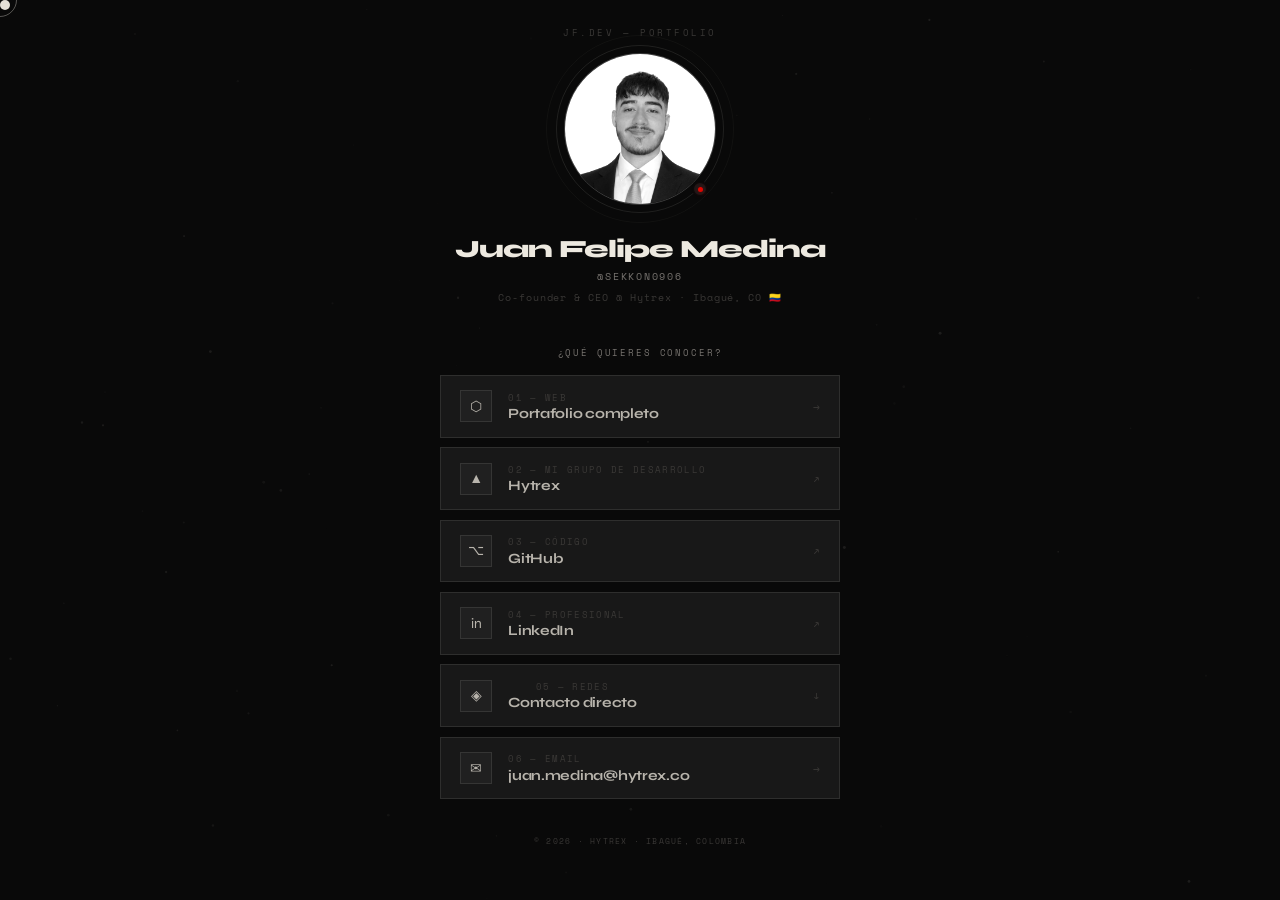
<file: index.html>
<!DOCTYPE html>
<html lang="es">
<head>
  <meta charset="UTF-8" />
  <meta name="viewport" content="width=device-width, initial-scale=1.0" />
  <meta name="author" content="Juan Felipe Medina Orjuela" />
  <meta property="og:type" content="website" />
  <meta property="og:title" content="Juan Felipe Medina — Full-Stack Developer &amp; Co-founder de Hytrex" />
  <meta property="og:description" content="Juan Felipe Medina — desarrollador full-stack y cofundador de Hytrex. Portafolio, proyectos en producción y contacto." />
  <meta property="og:url" content="https://portafoliojmo.vercel.app/" />
  <meta property="og:image" content="https://portafoliojmo.vercel.app/assets/fotoCV.jpg" />
  <meta name="twitter:card" content="summary_large_image" />
  <link rel="canonical" href="https://portafoliojmo.vercel.app/" />
  <link rel="icon" href="data:image/svg+xml,%3Csvg xmlns='http://www.w3.org/2000/svg' viewBox='0 0 32 32'%3E%3Crect width='32' height='32' fill='%23090909'/%3E%3Cpath d='M6 7h5v13a5 5 0 0 1-5 5v-4a1 1 0 0 0 1-1z' fill='%23ede9e0'/%3E%3Crect x='14' y='7' width='12' height='4' fill='%23E10600'/%3E%3Crect x='14' y='14' width='9' height='4' fill='%23E10600'/%3E%3C/svg%3E" />
  <title>Juan Felipe Medina — ¿Qué quieres conocer?</title>
  <meta name="description" content="Juan Felipe Medina — desarrollador full-stack y cofundador de Hytrex. Portafolio, proyectos en producción y contacto." />
  <link rel="preconnect" href="https://fonts.googleapis.com" />
  <link rel="preconnect" href="https://fonts.gstatic.com" crossorigin />
  <link href="https://fonts.googleapis.com/css2?family=Space+Mono:ital,wght@0,400;0,700;1,400&family=Syne:wght@400;600;700;800&display=swap" rel="stylesheet" />
  <style>
    :root {
      --bg:      #090909;
      --bg2:     #101010;
      --bg3:     #181818;
      --bg4:     #202020;
      --white:   #ede9e0;
      --white2:  #b8b4ac;
      --gray:    #787470;
      --dgray:   #3a3836;
      --border:  rgba(237,233,224,0.10);
      --border2: rgba(237,233,224,0.22);
      --glow:    0 0 36px rgba(237,233,224,0.07);
      --mono:    'Space Mono', monospace;
      --sans:    'Syne', sans-serif;
    }

    *, *::before, *::after { margin: 0; padding: 0; box-sizing: border-box; }
    html, body {
      min-height: 100%;
      background: var(--bg);
      color: var(--white);
      font-family: var(--sans);
      overflow-x: hidden;
      overflow-y: auto;
      cursor: none;
    }

    /* Cursor personalizado sólo con puntero real */
    @media (hover: none), (pointer: coarse) {
      html, body, a, button { cursor: auto !important; }
      .cursor, .cursor-ring { display: none !important; }
    }
    @media (prefers-reduced-motion: reduce) {
      *, *::before, *::after {
        animation-duration: .01ms !important;
        animation-iteration-count: 1 !important;
        transition-duration: .01ms !important;
      }
      .btn-card, .photo-wrap, .name, .handle, .tagline, .question, .sig, .page-label { opacity: 1 !important; }
    }
    a:focus-visible, button:focus-visible { outline: 2px solid #ff3b32; outline-offset: 3px; }

    /* ---- Cursor ---- */
    .cursor {
      width: 10px; height: 10px;
      background: var(--white); border-radius: 50%;
      position: fixed; pointer-events: none; z-index: 9999;
      transition: transform 0.1s;
      mix-blend-mode: difference;
    }
    .cursor-ring {
      width: 34px; height: 34px;
      border: 1px solid rgba(237,233,224,0.35);
      border-radius: 50%;
      position: fixed; pointer-events: none; z-index: 9998;
      transition: all 0.15s ease;
    }

    /* ---- Canvas ---- */
    #canvas {
      position: fixed; inset: 0;
      z-index: 0; opacity: 0.22;
      pointer-events: none;
    }

    /* ---- Layout ---- */
    .page {
      position: relative; z-index: 1;
      min-height: 100vh;
      display: flex;
      flex-direction: column;
      align-items: center;
      justify-content: center;
      padding: 2rem 1.5rem;
    }

    /* ---- Top label ---- */
    .page-label {
      position: fixed;
      top: 1.6rem; left: 50%;
      transform: translateX(-50%);
      font-family: var(--mono);
      font-size: 0.56rem;
      color: var(--dgray);
      letter-spacing: 0.28em;
      text-transform: uppercase;
      z-index: 10;
      opacity: 0;
      animation: fadeIn 0.8s 0.1s forwards;
    }

    /* ---- Card ---- */
    .card {
      width: 100%;
      max-width: 400px;
      display: flex;
      flex-direction: column;
      align-items: center;
    }

    .photo-wrap {
      position: relative;
      margin-bottom: 1.8rem;
      opacity: 0;
      animation: fadeUp 0.7s 0.2s forwards;
    }
    .photo-ring-outer {
      position: absolute;
      inset: -18px; border-radius: 50%;
      border: 1px solid rgba(237,233,224,0.04);
      pointer-events: none;
    }
    .photo-ring-inner {
      position: absolute;
      inset: -8px; border-radius: 50%;
      border: 1px solid var(--border);
      pointer-events: none;
    }
    .photo {
      width: 152px; height: 152px;
      object-fit: cover; object-position: top;
      border-radius: 50%;
      display: block;
      filter: grayscale(100%) contrast(1.12);
      border: 1px solid var(--border2);
      transition: filter 0.5s;
    }
    .photo:hover { filter: grayscale(40%) contrast(1.05); }
    .online-dot {
      position: absolute;
      bottom: 8px; right: 8px;
      width: 16px; height: 16px;
      background: var(--bg3);
      border-radius: 50%;
      border: 2px solid var(--bg);
      display: flex; align-items: center; justify-content: center;
    }
    .online-dot::after {
      content: '';
      width: 5px; height: 5px;
      border-radius: 50%;
      background: #E10600;
      box-shadow: 0 0 6px rgba(225,6,0,.6);
      animation: pulse 2s infinite;
    }

    /* Identity */
    .name {
      font-size: 1.55rem; font-weight: 800;
      letter-spacing: -0.04em;
      text-align: center;
      margin-bottom: 0.3rem;
      opacity: 0; animation: fadeUp 0.7s 0.32s forwards;
    }
    .handle {
      font-family: var(--mono);
      font-size: 0.6rem; color: var(--gray);
      letter-spacing: 0.18em; text-transform: uppercase;
      text-align: center;
      margin-bottom: 0.45rem;
      opacity: 0; animation: fadeUp 0.7s 0.42s forwards;
    }
    .tagline {
      display: flex; align-items: center; gap: 0.6rem;
      font-family: var(--mono);
      font-size: 0.6rem; color: var(--dgray);
      letter-spacing: 0.1em;
      text-align: center;
      margin-bottom: 2.6rem;
      opacity: 0; animation: fadeUp 0.7s 0.5s forwards;
    }
    .tagline::before, .tagline::after {
      content: ''; flex: 1; height: 1px;
      background: var(--border);
    }

    /* Pregunta */
    .question {
      font-family: var(--mono);
      font-size: 0.58rem; color: var(--gray);
      letter-spacing: 0.2em; text-transform: uppercase;
      text-align: center;
      margin-bottom: 1rem;
      opacity: 0; animation: fadeUp 0.6s 0.56s forwards;
    }

    /* Buttons */
    .buttons {
      width: 100%;
      display: flex;
      flex-direction: column;
      gap: 0.6rem;
    }

    .btn-card {
      width: 100%;
      display: flex; align-items: center; gap: 1rem;
      padding: 0.9rem 1.2rem;
      background: var(--bg3);
      border: 1px solid var(--border);
      color: var(--white2);
      text-decoration: none;
      cursor: none;
      transition: all 0.28s;
      position: relative; overflow: hidden;
      opacity: 0;
    }
    .btn-card:nth-child(1) { animation: fadeUp 0.6s 0.62s forwards; }
    .btn-card:nth-child(2) { animation: fadeUp 0.6s 0.71s forwards; }
    .btn-card:nth-child(3) { animation: fadeUp 0.6s 0.80s forwards; }
    .btn-card:nth-child(4) { animation: fadeUp 0.6s 0.89s forwards; }
    .btn-card:nth-child(5) { animation: fadeUp 0.6s 0.98s forwards; }
    .btn-card:nth-child(6) { animation: fadeUp 0.6s 1.07s forwards; }

    .btn-card::before {
      content: '';
      position: absolute; left: 0; top: 0; bottom: 0;
      width: 2px; background: #E10600;
      transform: scaleY(0); transform-origin: bottom;
      transition: transform 0.3s;
    }
    .btn-card:hover::before { transform: scaleY(1); }
    .btn-card:hover {
      border-color: rgba(225,6,0,0.28);
      color: var(--white);
      box-shadow: 0 0 28px rgba(225,6,0,0.10);
      transform: translateX(4px);
    }

    .btn-icon {
      width: 32px; height: 32px;
      background: var(--bg4);
      border: 1px solid var(--border);
      display: flex; align-items: center; justify-content: center;
      font-size: 0.88rem; flex-shrink: 0;
      transition: border-color 0.28s;
    }
    .btn-card:hover .btn-icon { border-color: var(--border2); }

    .btn-text { display: flex; flex-direction: column; gap: 0.08rem; }
    .btn-sub {
      font-family: var(--mono);
      font-size: 0.56rem; color: var(--dgray);
      letter-spacing: 0.15em; text-transform: uppercase;
    }
    .btn-label { font-size: 0.88rem; font-weight: 700; letter-spacing: -0.02em; }

    .btn-arrow {
      margin-left: auto;
      font-family: var(--mono);
      font-size: 0.7rem; color: var(--dgray);
      transition: color 0.28s, transform 0.28s;
    }
    .btn-card:hover .btn-arrow { color: var(--white2); transform: translateX(3px); }

    /* Sig */
    .sig {
      margin-top: 2.2rem;
      font-family: var(--mono);
      font-size: 0.52rem; color: var(--dgray);
      letter-spacing: 0.15em; text-transform: uppercase;
      opacity: 0; animation: fadeIn 1s 1s forwards;
    }

    /* Modal contacto */
    .modal-overlay {
      position: fixed; inset: 0;
      background: rgba(9,9,9,0.9);
      backdrop-filter: blur(14px);
      z-index: 200;
      display: flex;
      align-items: flex-end;
      justify-content: center;
      padding: 0 1rem 1.5rem;
      opacity: 0; pointer-events: none;
      transition: opacity 0.32s;
    }
    .modal-overlay.open { opacity: 1; pointer-events: all; }

    .modal-panel {
      width: 100%; max-width: 400px;
      background: var(--bg2);
      border: 1px solid var(--border2);
      padding: 1.8rem 1.4rem 1.4rem;
      transform: translateY(36px);
      transition: transform 0.36s cubic-bezier(0.4,0,0.2,1);
      clip-path: polygon(0 0,calc(100% - 12px) 0,100% 12px,100% 100%,12px 100%,0 calc(100% - 12px));
    }
    .modal-overlay.open .modal-panel { transform: translateY(0); }

    .modal-header {
      display: flex; align-items: center; justify-content: space-between;
      margin-bottom: 1.3rem;
    }
    .modal-title {
      font-family: var(--mono); font-size: 0.6rem;
      color: var(--gray); letter-spacing: 0.2em; text-transform: uppercase;
    }
    .modal-close {
      background: none; border: 1px solid var(--border);
      color: var(--gray);
      width: 28px; height: 28px;
      display: flex; align-items: center; justify-content: center;
      font-size: 1rem; cursor: none;
      transition: all 0.2s;
    }
    .modal-close:hover { border-color: var(--border2); color: var(--white); }

    .modal-links { display: flex; flex-direction: column; gap: 0.55rem; }

    .modal-link {
      display: flex; align-items: center; gap: 0.85rem;
      padding: 0.7rem 0.95rem;
      background: var(--bg3); border: 1px solid var(--border);
      text-decoration: none; cursor: none;
      transition: all 0.25s;
    }
    .modal-link:hover {
      border-color: rgba(225,6,0,0.28);
      transform: translateX(4px);
      box-shadow: 0 0 24px rgba(225,6,0,0.10);
    }
    .modal-icon {
      width: 28px; height: 28px;
      background: var(--bg4); border: 1px solid var(--border);
      display: flex; align-items: center; justify-content: center;
      font-size: 0.78rem; flex-shrink: 0;
    }
    .modal-info { display: flex; flex-direction: column; gap: 0.06rem; }
    .modal-platform {
      font-family: var(--mono); font-size: 0.52rem;
      color: var(--dgray); letter-spacing: 0.15em; text-transform: uppercase;
    }
    .modal-handle { font-size: 0.82rem; color: var(--white2); }
    .modal-link:hover .modal-handle { color: var(--white); }
    .modal-arrow {
      margin-left: auto;
      font-family: var(--mono); font-size: 0.62rem; color: var(--dgray);
      transition: all 0.25s;
    }
    .modal-link:hover .modal-arrow { color: var(--white2); transform: translateX(3px); }

    /* Animations */
    @keyframes fadeUp {
      from { opacity: 0; transform: translateY(24px); }
      to   { opacity: 1; transform: translateY(0); }
    }
    @keyframes fadeIn {
      from { opacity: 0; } to { opacity: 1; }
    }
    @keyframes pulse {
      0%, 100% { opacity: 1; } 50% { opacity: 0.3; }
    }

    /* Mobile */
    @media (max-width: 480px) {
      .name { font-size: 1.3rem; }
      .page { padding: 4rem 1.2rem 2rem; }
    }
  </style>
</head>
<body>
  <div class="cursor" id="cursor"></div>
  <div class="cursor-ring" id="cursorRing"></div>
  <canvas id="canvas"></canvas>

  <!-- Modal de redes -->
  <div class="modal-overlay" id="modalRedes">
    <div class="modal-panel">
      <div class="modal-header">
        <span class="modal-title">05 — Contacto directo</span>
        <button class="modal-close" id="modalClose">×</button>
      </div>
      <div class="modal-links">
        <a href="https://wa.me/573160480641" target="_blank" rel="noopener" class="modal-link">
          <div class="modal-icon">◎</div>
          <div class="modal-info">
            <span class="modal-platform">WhatsApp</span>
            <span class="modal-handle">+57 316 048 0641</span>
          </div>
          <span class="modal-arrow">↗</span>
        </a>
        <a href="https://www.linkedin.com/in/juan-felipe-medina-orjuela-40b3ba269" target="_blank" rel="noopener" class="modal-link">
          <div class="modal-icon">in</div>
          <div class="modal-info">
            <span class="modal-platform">LinkedIn</span>
            <span class="modal-handle">in/juan-medina-40b3ba269</span>
          </div>
          <span class="modal-arrow">↗</span>
        </a>
        <a href="https://instagram.com/felipe_medina_9" target="_blank" class="modal-link">
          <div class="modal-icon">◈</div>
          <div class="modal-info">
            <span class="modal-platform">Instagram</span>
            <span class="modal-handle">@felipe_medina_9</span>
          </div>
          <span class="modal-arrow">↗</span>
        </a>
        <a href="https://facebook.com/juanpimedina916539" target="_blank" class="modal-link">
          <div class="modal-icon">ƒ</div>
          <div class="modal-info">
            <span class="modal-platform">Facebook</span>
            <span class="modal-handle">juanpimedina916539</span>
          </div>
          <span class="modal-arrow">↗</span>
        </a>
        <a href="https://t.me/juanf0906" target="_blank" class="modal-link">
          <div class="modal-icon">▷</div>
          <div class="modal-info">
            <span class="modal-platform">Telegram</span>
            <span class="modal-handle">@juanf0906</span>
          </div>
          <span class="modal-arrow">↗</span>
        </a>
      </div>
    </div>
  </div>

  <!-- Etiqueta superior -->
  <span class="page-label">JF.dev — Portfolio</span>

  <main class="page">
    <div class="card">

      <!-- Foto -->
      <div class="photo-wrap">
        <div class="photo-ring-outer"></div>
        <div class="photo-ring-inner"></div>
        <img src="assets/fotoCV.jpg" alt="Juan Felipe Medina O." class="photo" />
        <div class="online-dot"></div>
      </div>

      <!-- Identidad -->
      <h1 class="name">Juan Felipe Medina</h1>
      <p class="handle">@Sekkon0906</p>
      <p class="tagline">Co-founder &amp; CEO @ Hytrex · Ibagué, CO 🇨🇴</p>

      <!-- Pregunta -->
      <p class="question">¿Qué quieres conocer?</p>

      <!-- Botones -->
      <div class="buttons">

        <!-- 01 — Portfolio -->
        <a href="home.html" class="btn-card">
          <div class="btn-icon">⬡</div>
          <div class="btn-text">
            <span class="btn-sub">01 — Web</span>
            <span class="btn-label">Portafolio completo</span>
          </div>
          <span class="btn-arrow">→</span>
        </a>

        <!-- 02 — Hytrex -->
        <a href="https://hytrex-landing.vercel.app/" target="_blank" rel="noopener" class="btn-card">
          <div class="btn-icon">▲</div>
          <div class="btn-text">
            <span class="btn-sub">02 — Mi grupo de desarrollo</span>
            <span class="btn-label">Hytrex</span>
          </div>
          <span class="btn-arrow">↗</span>
        </a>

        <!-- 03 — GitHub -->
        <a href="https://github.com/Sekkon0906" target="_blank" rel="noopener" class="btn-card">
          <div class="btn-icon">⌥</div>
          <div class="btn-text">
            <span class="btn-sub">03 — Código</span>
            <span class="btn-label">GitHub</span>
          </div>
          <span class="btn-arrow">↗</span>
        </a>

        <!-- 04 — LinkedIn -->
        <a href="https://www.linkedin.com/in/juan-felipe-medina-orjuela-40b3ba269" target="_blank" rel="noopener" class="btn-card">
          <div class="btn-icon">in</div>
          <div class="btn-text">
            <span class="btn-sub">04 — Profesional</span>
            <span class="btn-label">LinkedIn</span>
          </div>
          <span class="btn-arrow">↗</span>
        </a>

        <!-- 05 — Redes (abre modal) -->
        <button class="btn-card" id="openModal" style="font-family:inherit; background:var(--bg3);">
          <div class="btn-icon">◈</div>
          <div class="btn-text">
            <span class="btn-sub">05 — Redes</span>
            <span class="btn-label">Contacto directo</span>
          </div>
          <span class="btn-arrow">↓</span>
        </button>

        <!-- 06 — Mail -->
        <a href="mailto:juan.medina@hytrex.co" class="btn-card">
          <div class="btn-icon">✉</div>
          <div class="btn-text">
            <span class="btn-sub">06 — Email</span>
            <span class="btn-label">juan.medina@hytrex.co</span>
          </div>
          <span class="btn-arrow">→</span>
        </a>

      </div>

      <p class="sig">© 2026 · Hytrex · Ibagué, Colombia</p>
    </div>
  </main>

  <script>
    /* Cursor */
    const cursor = document.getElementById('cursor');
    const ring   = document.getElementById('cursorRing');
    let mx=0,my=0,rx=0,ry=0;
    document.addEventListener('mousemove', e => {
      mx=e.clientX; my=e.clientY;
      cursor.style.left=(mx-5)+'px'; cursor.style.top=(my-5)+'px';
    });
    (function rl(){ rx+=(mx-rx-17)*.14; ry+=(my-ry-17)*.14;
      ring.style.left=rx+'px'; ring.style.top=ry+'px';
      requestAnimationFrame(rl); })();
    document.querySelectorAll('a,button').forEach(el=>{
      el.addEventListener('mouseenter',()=>{ cursor.style.transform='scale(2.4)'; ring.style.transform='scale(1.5)'; ring.style.borderColor='rgba(237,233,224,.6)'; });
      el.addEventListener('mouseleave',()=>{ cursor.style.transform='scale(1)'; ring.style.transform='scale(1)'; ring.style.borderColor='rgba(237,233,224,.35)'; });
    });

    /* Canvas partículas */
    const cv=document.getElementById('canvas');
    const ctx=cv.getContext('2d');
    let W,H,dots=[];
    function resize(){ W=cv.width=window.innerWidth; H=cv.height=window.innerHeight; }
    resize(); window.addEventListener('resize',resize);
    class Dot{ constructor(){ this.init(); }
      init(){ this.x=Math.random()*W; this.y=Math.random()*H;
        this.vx=(Math.random()-.5)*.3; this.vy=(Math.random()-.5)*.3;
        this.r=Math.random()*1.1+.4; this.a=Math.random()*.45+.1; }
      update(){ this.x+=this.vx; this.y+=this.vy;
        if(this.x<0||this.x>W||this.y<0||this.y>H) this.init(); }
      draw(){ ctx.beginPath(); ctx.arc(this.x,this.y,this.r,0,Math.PI*2);
        ctx.fillStyle=`rgba(190,186,178,${this.a})`; ctx.fill(); }
    }
    for(let i=0;i<70;i++) dots.push(new Dot());
    (function loop(){ ctx.clearRect(0,0,W,H);
      for(let i=0;i<dots.length;i++){ dots[i].update(); dots[i].draw();
        for(let j=i+1;j<dots.length;j++){
          const dx=dots[i].x-dots[j].x, dy=dots[i].y-dots[j].y, d=Math.hypot(dx,dy);
          if(d<100){ ctx.beginPath(); ctx.strokeStyle=`rgba(190,186,178,${.05*(1-d/100)})`;
            ctx.lineWidth=.5; ctx.moveTo(dots[i].x,dots[i].y); ctx.lineTo(dots[j].x,dots[j].y); ctx.stroke(); }
        }
      } requestAnimationFrame(loop); })();

    /* Modal */
    const modal   = document.getElementById('modalRedes');
    const openBtn = document.getElementById('openModal');
    const closeBtn= document.getElementById('modalClose');
    openBtn.addEventListener('click', () => modal.classList.add('open'));
    closeBtn.addEventListener('click', () => modal.classList.remove('open'));
    modal.addEventListener('click', e => { if(e.target===modal) modal.classList.remove('open'); });
    document.addEventListener('keydown', e => { if(e.key==='Escape') modal.classList.remove('open'); });
  </script>
</body>
</html>
</file>
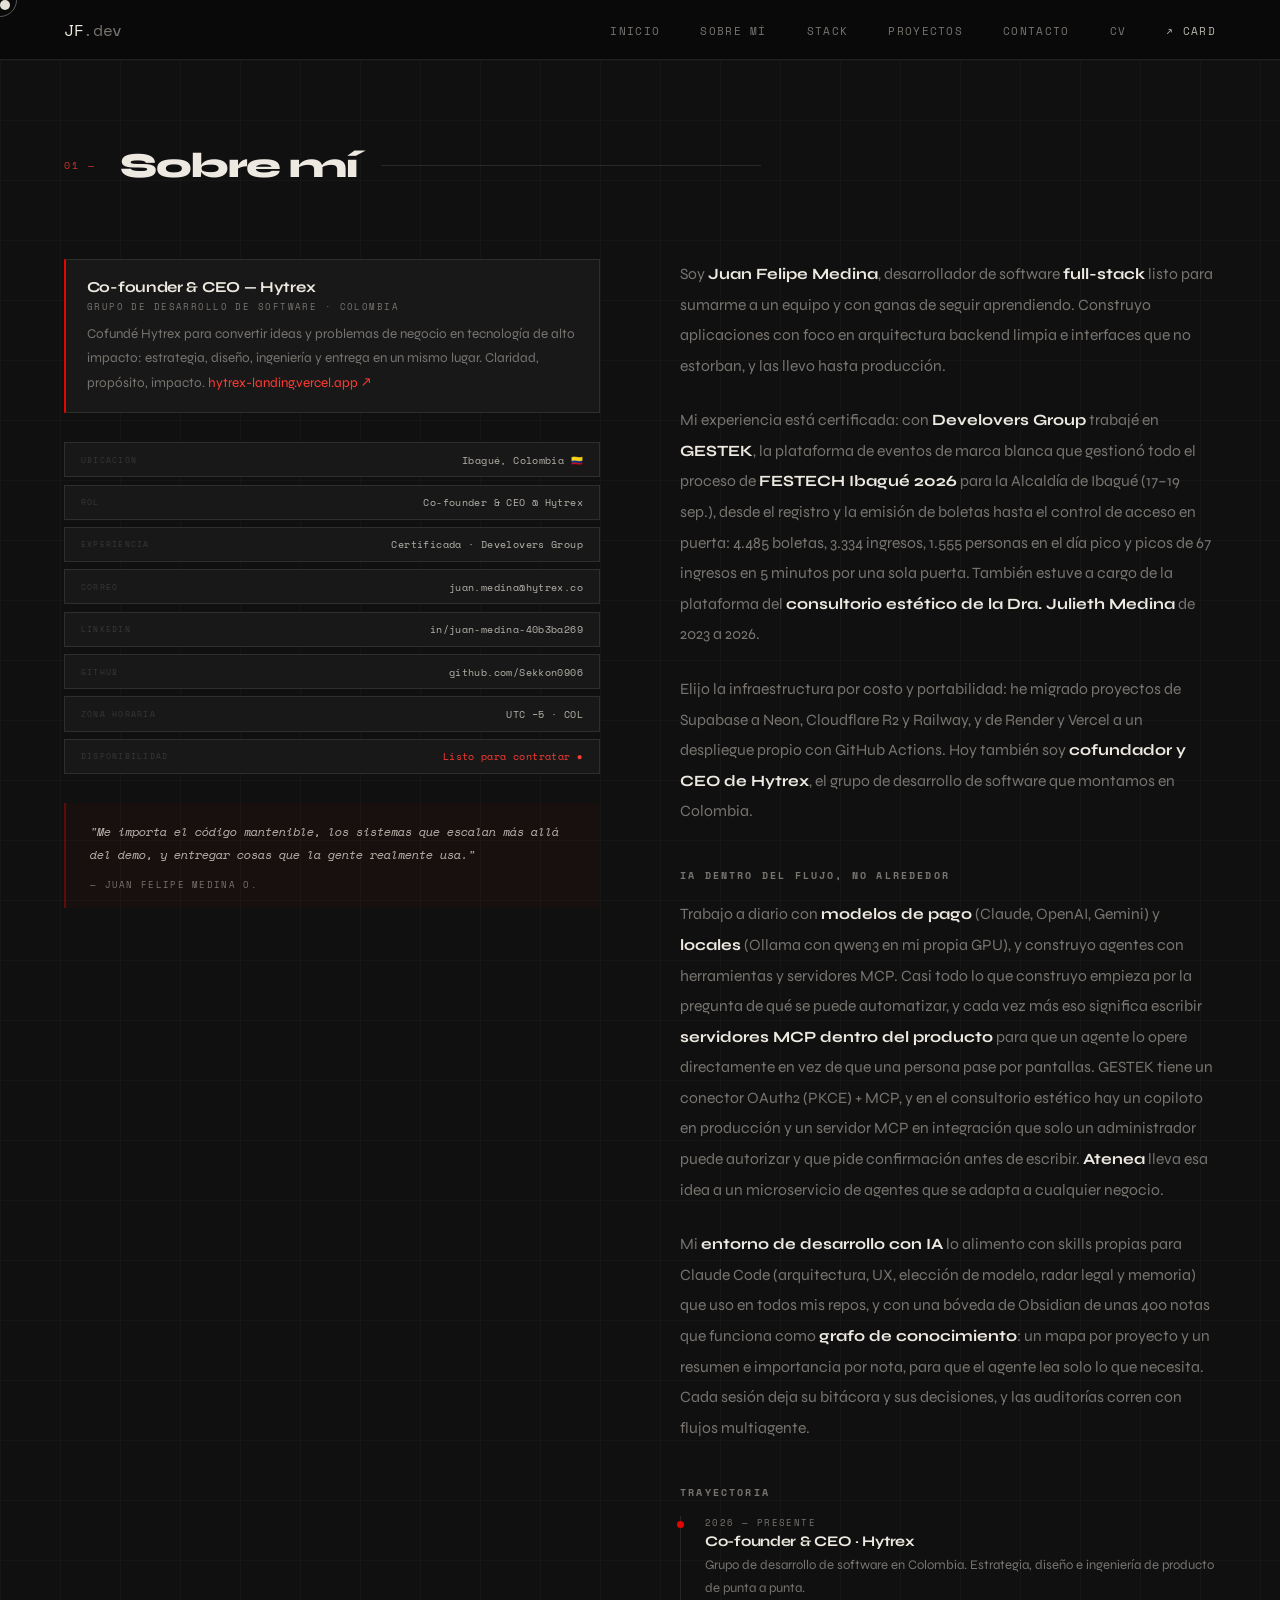
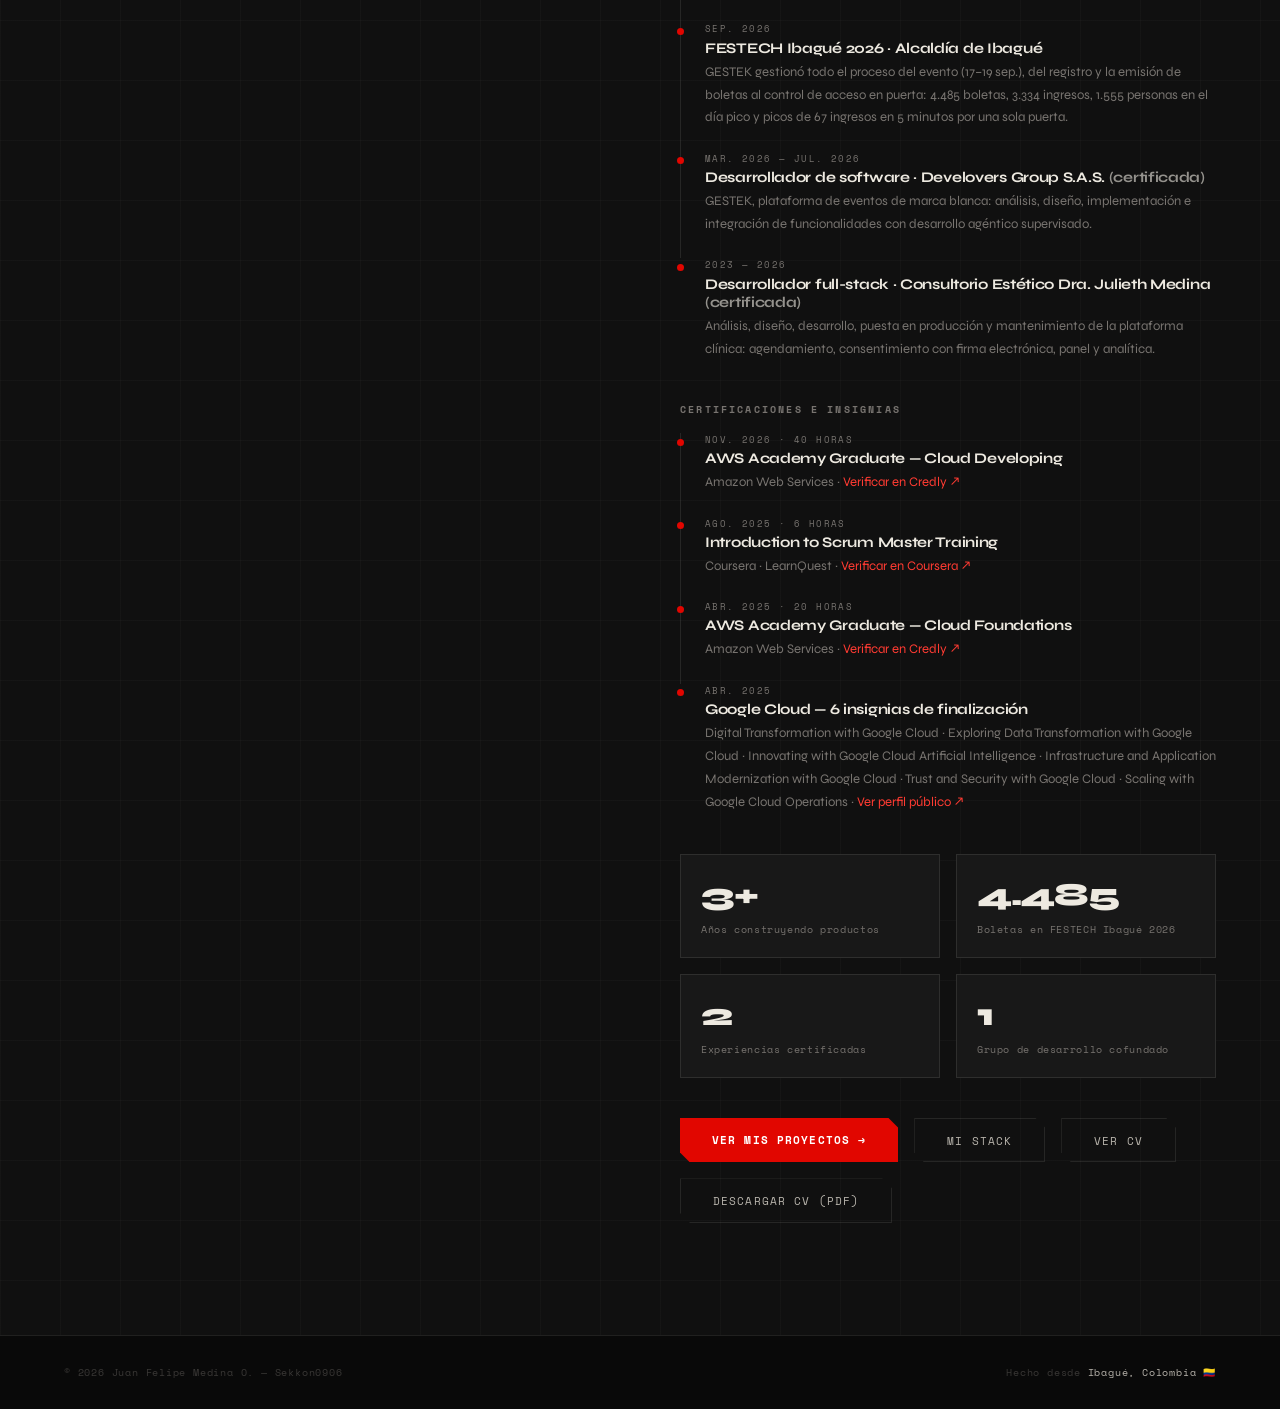
<file: about.html>
<!DOCTYPE html>
<html lang="es">
<head>
  <meta charset="UTF-8" />
  <meta name="viewport" content="width=device-width, initial-scale=1.0" />
  <link rel="icon" href="data:image/svg+xml,%3Csvg xmlns='http://www.w3.org/2000/svg' viewBox='0 0 32 32'%3E%3Crect width='32' height='32' fill='%23090909'/%3E%3Cpath d='M6 7h5v13a5 5 0 0 1-5 5v-4a1 1 0 0 0 1-1z' fill='%23ede9e0'/%3E%3Crect x='14' y='7' width='12' height='4' fill='%23E10600'/%3E%3Crect x='14' y='14' width='9' height='4' fill='%23E10600'/%3E%3C/svg%3E" />
  <title>Sobre mí — Juan Felipe Medina</title>
  <meta name="description" content="Sobre Juan Felipe Medina: cofundador y CEO de Hytrex y desarrollador full-stack en Ibagué, Colombia, con experiencia certificada en plataformas en producción." />
  <meta name="author" content="Juan Felipe Medina Orjuela" />
  <meta property="og:type" content="website" />
  <meta property="og:title" content="Juan Felipe Medina — Full-Stack Developer &amp; Co-founder de Hytrex" />
  <meta property="og:description" content="Sobre Juan Felipe Medina: cofundador y CEO de Hytrex y desarrollador full-stack en Ibagué, Colombia, con experiencia certificada en plataformas en producción." />
  <meta property="og:url" content="https://portafoliojmo.vercel.app/about.html" />
  <meta property="og:image" content="https://portafoliojmo.vercel.app/assets/fotoCV.jpg" />
  <meta name="twitter:card" content="summary_large_image" />
  <link rel="canonical" href="https://portafoliojmo.vercel.app/about.html" />
  <link rel="stylesheet" href="css/styles.css" />
</head>
<body>
  <div class="cursor" id="cursor"></div>
  <div class="cursor-ring" id="cursorRing"></div>
  <canvas id="canvas"></canvas>

    <nav>
    <div class="logo">JF<span>.dev</span></div>
    <button class="hamburger" id="hamburger" aria-label="Abrir menú">
      <span></span><span></span><span></span>
    </button>
    <ul class="nav-links" id="navLinks">
      <li><a href="home.html">Inicio</a></li>
      <li><a href="about.html">Sobre mí</a></li>
      <li><a href="skills.html">Stack</a></li>
      <li><a href="projects.html">Proyectos</a></li>
      <li><a href="contact.html">Contacto</a></li>
      <li><a href="cv-juan-felipe-medina.html">CV</a></li>
      <li><a href="index.html" style="color:var(--white2);">↗ Card</a></li>
    </ul>
  </nav>

  <section id="about" style="padding-top:9rem;">
    <div class="grid-bg"></div>
    <div class="section-header reveal">
      <span class="section-num">01 —</span>
      <h2 class="section-title">Sobre mí</h2>
      <div class="section-line"></div>
    </div>
    <div class="about-grid">

      <!-- Panel izquierdo: info personal -->
      <div class="about-info-panel reveal">

        <div class="role-block">
          <div class="role-title">Co-founder &amp; CEO — Hytrex</div>
          <div class="role-meta">Grupo de desarrollo de software · Colombia</div>
          <p>
            Cofundé Hytrex para convertir ideas y problemas de negocio en tecnología de alto
            impacto: estrategia, diseño, ingeniería y entrega en un mismo lugar. Claridad,
            propósito, impacto.
            <a href="https://hytrex-landing.vercel.app/" target="_blank" rel="noopener" style="color:var(--accent-soft);text-decoration:none;">hytrex-landing.vercel.app ↗</a>
          </p>
        </div>

        <div class="info-chips">
          <div class="info-chip">
            <span class="chip-label">Ubicación</span>
            <span class="chip-val">Ibagué, Colombia 🇨🇴</span>
          </div>
          <div class="info-chip">
            <span class="chip-label">Rol</span>
            <span class="chip-val">Co-founder &amp; CEO @ Hytrex</span>
          </div>
          <div class="info-chip">
            <span class="chip-label">Experiencia</span>
            <span class="chip-val">Certificada · Develovers Group</span>
          </div>
          <div class="info-chip">
            <span class="chip-label">Correo</span>
            <span class="chip-val">juan.medina@hytrex.co</span>
          </div>
          <div class="info-chip">
            <span class="chip-label">LinkedIn</span>
            <span class="chip-val">in/juan-medina-40b3ba269</span>
          </div>
          <div class="info-chip">
            <span class="chip-label">GitHub</span>
            <span class="chip-val">github.com/Sekkon0906</span>
          </div>
          <div class="info-chip">
            <span class="chip-label">Zona horaria</span>
            <span class="chip-val">UTC −5 · COL</span>
          </div>
          <div class="info-chip">
            <span class="chip-label">Disponibilidad</span>
            <span class="chip-val accent">Listo para contratar ●</span>
          </div>
        </div>

        <div class="quote-block">
          <p>"Me importa el código mantenible, los sistemas que escalan más allá del demo,
             y entregar cosas que la gente realmente usa."</p>
          <cite>— Juan Felipe Medina O.</cite>
        </div>
      </div>

      <!-- Panel derecho: bio + stats -->
      <div class="reveal">
        <div class="about-text">
          <p>Soy <strong>Juan Felipe Medina</strong>, desarrollador de software
             <strong>full-stack</strong> listo para sumarme a un equipo y con ganas de seguir
             aprendiendo. Construyo aplicaciones con foco en arquitectura backend limpia e
             interfaces que no estorban, y las llevo hasta producción.</p>
          <p>Mi experiencia está certificada: con <strong>Develovers Group</strong> trabajé en
             <strong>GESTEK</strong>, la plataforma de eventos de marca blanca que gestionó todo el
             proceso de <strong>FESTECH Ibagué 2026</strong> para la Alcaldía de Ibagué (17–19 sep.),
             desde el registro y la emisión de boletas hasta el control de acceso en puerta: 4.485
             boletas, 3.334 ingresos, 1.555 personas en el día pico y picos de 67 ingresos en 5
             minutos por una sola puerta. También estuve a cargo de la plataforma del
             <strong>consultorio estético de la Dra. Julieth Medina</strong> de 2023 a 2026.</p>
          <p>Elijo la infraestructura por costo y portabilidad: he migrado proyectos de Supabase a
             Neon, Cloudflare R2 y Railway, y de Render y Vercel a un despliegue propio con GitHub
             Actions. Hoy también soy <strong>cofundador y CEO de Hytrex</strong>, el grupo de
             desarrollo de software que montamos en Colombia.</p>
        </div>

        <h3 style="font-family:var(--mono);font-size:.62rem;color:var(--gray);letter-spacing:.22em;text-transform:uppercase;margin:2.6rem 0 1rem;">
          IA dentro del flujo, no alrededor
        </h3>
        <div class="about-text">
          <p>Trabajo a diario con <strong>modelos de pago</strong> (Claude, OpenAI, Gemini) y
             <strong>locales</strong> (Ollama con qwen3 en mi propia GPU), y construyo agentes con
             herramientas y servidores MCP. Casi todo lo que construyo empieza por la pregunta de qué
             se puede automatizar, y cada vez más eso significa escribir <strong>servidores MCP
             dentro del producto</strong> para que un agente lo opere directamente en vez de que una
             persona pase por pantallas. GESTEK tiene un conector OAuth2 (PKCE) + MCP, y en el
             consultorio estético hay un copiloto en producción y un servidor MCP en integración que
             solo un administrador puede autorizar y que pide confirmación antes de escribir.
             <strong>Atenea</strong> lleva esa idea a un microservicio de agentes que se adapta a
             cualquier negocio.</p>
          <p>Mi <strong>entorno de desarrollo con IA</strong> lo alimento con skills propias para
             Claude Code (arquitectura, UX, elección de modelo, radar legal y memoria) que uso en
             todos mis repos, y con una bóveda de Obsidian de unas 400 notas que funciona como
             <strong>grafo de conocimiento</strong>: un mapa por proyecto y un resumen e importancia
             por nota, para que el agente lea solo lo que necesita. Cada sesión deja su bitácora y
             sus decisiones, y las auditorías corren con flujos multiagente.</p>
        </div>

        <h3 style="font-family:var(--mono);font-size:.62rem;color:var(--gray);letter-spacing:.22em;text-transform:uppercase;margin:2.6rem 0 1rem;">
          Trayectoria
        </h3>
        <div class="timeline">
          <div class="tl-item">
            <span class="tl-date">2026 — Presente</span>
            <div class="tl-title">Co-founder &amp; CEO · Hytrex</div>
            <p class="tl-desc">Grupo de desarrollo de software en Colombia. Estrategia, diseño e ingeniería de producto de punta a punta.</p>
          </div>
          <div class="tl-item">
            <span class="tl-date">Sep. 2026</span>
            <div class="tl-title">FESTECH Ibagué 2026 · Alcaldía de Ibagué</div>
            <p class="tl-desc">GESTEK gestionó todo el proceso del evento (17–19 sep.), del registro y la emisión de boletas al control de acceso en puerta: 4.485 boletas, 3.334 ingresos, 1.555 personas en el día pico y picos de 67 ingresos en 5 minutos por una sola puerta.</p>
          </div>
          <div class="tl-item">
            <span class="tl-date">Mar. 2026 — Jul. 2026</span>
            <div class="tl-title">Desarrollador de software · Develovers Group S.A.S. <span style="opacity:.6">(certificada)</span></div>
            <p class="tl-desc">GESTEK, plataforma de eventos de marca blanca: análisis, diseño, implementación e integración de funcionalidades con desarrollo agéntico supervisado.</p>
          </div>
          <div class="tl-item">
            <span class="tl-date">2023 — 2026</span>
            <div class="tl-title">Desarrollador full-stack · Consultorio Estético Dra. Julieth Medina <span style="opacity:.6">(certificada)</span></div>
            <p class="tl-desc">Análisis, diseño, desarrollo, puesta en producción y mantenimiento de la plataforma clínica: agendamiento, consentimiento con firma electrónica, panel y analítica.</p>
          </div>
        </div>

        <h3 id="certificaciones" style="font-family:var(--mono);font-size:.62rem;color:var(--gray);letter-spacing:.22em;text-transform:uppercase;margin:2.6rem 0 1rem;">
          Certificaciones e insignias
        </h3>
        <div class="timeline">
          <div class="tl-item">
            <span class="tl-date">Nov. 2026 · 40 horas</span>
            <div class="tl-title">AWS Academy Graduate — Cloud Developing</div>
            <p class="tl-desc">Amazon Web Services · <a href="https://www.credly.com/go/V1s0sIQN" target="_blank" rel="noopener" style="color:var(--accent-soft);text-decoration:none;">Verificar en Credly ↗</a></p>
          </div>
          <div class="tl-item">
            <span class="tl-date">Ago. 2025 · 6 horas</span>
            <div class="tl-title">Introduction to Scrum Master Training</div>
            <p class="tl-desc">Coursera · LearnQuest · <a href="https://coursera.org/verify/EB0KJ675QA3E" target="_blank" rel="noopener" style="color:var(--accent-soft);text-decoration:none;">Verificar en Coursera ↗</a></p>
          </div>
          <div class="tl-item">
            <span class="tl-date">Abr. 2025 · 20 horas</span>
            <div class="tl-title">AWS Academy Graduate — Cloud Foundations</div>
            <p class="tl-desc">Amazon Web Services · <a href="https://www.credly.com/go/rGBo51yY" target="_blank" rel="noopener" style="color:var(--accent-soft);text-decoration:none;">Verificar en Credly ↗</a></p>
          </div>
          <div class="tl-item">
            <span class="tl-date">Abr. 2025</span>
            <div class="tl-title">Google Cloud — 6 insignias de finalización</div>
            <p class="tl-desc">Digital Transformation with Google Cloud · Exploring Data Transformation with Google Cloud · Innovating with Google Cloud Artificial Intelligence · Infrastructure and Application Modernization with Google Cloud · Trust and Security with Google Cloud · Scaling with Google Cloud Operations · <a href="https://www.skills.google/public_profiles/ca1e6001-8392-4f69-8495-a233333f2fcd" target="_blank" rel="noopener" style="color:var(--accent-soft);text-decoration:none;">Ver perfil público ↗</a></p>
          </div>
        </div>

        <div class="stat-grid">
          <div class="stat-card"><span class="stat-num">3+</span><span class="stat-label">Años construyendo productos</span></div>
          <div class="stat-card"><span class="stat-num">4.485</span><span class="stat-label">Boletas en FESTECH Ibagué 2026</span></div>
          <div class="stat-card"><span class="stat-num">2</span><span class="stat-label">Experiencias certificadas</span></div>
          <div class="stat-card"><span class="stat-num">1</span><span class="stat-label">Grupo de desarrollo cofundado</span></div>
        </div>
        <div style="margin-top:2.5rem; display:flex; gap:1rem; flex-wrap:wrap;">
          <a href="projects.html" class="btn-primary">Ver mis proyectos →</a>
          <a href="skills.html" class="btn-ghost">Mi stack</a>
          <a href="cv-juan-felipe-medina.html" class="btn-ghost">Ver CV</a>
          <a href="assets/cv/CV_Juan_Felipe_Medina_Orjuela.pdf" class="btn-ghost" download>Descargar CV (PDF)</a>
        </div>
      </div>

    </div>
  </section>

  <footer>
    <p>© 2026 Juan Felipe Medina O. — Sekkon0906</p>
    <p>Hecho desde <a href="contact.html">Ibagué, Colombia 🇨🇴</a></p>
  </footer>
  <script src="js/main.js"></script>
</body>
</html>
</file>
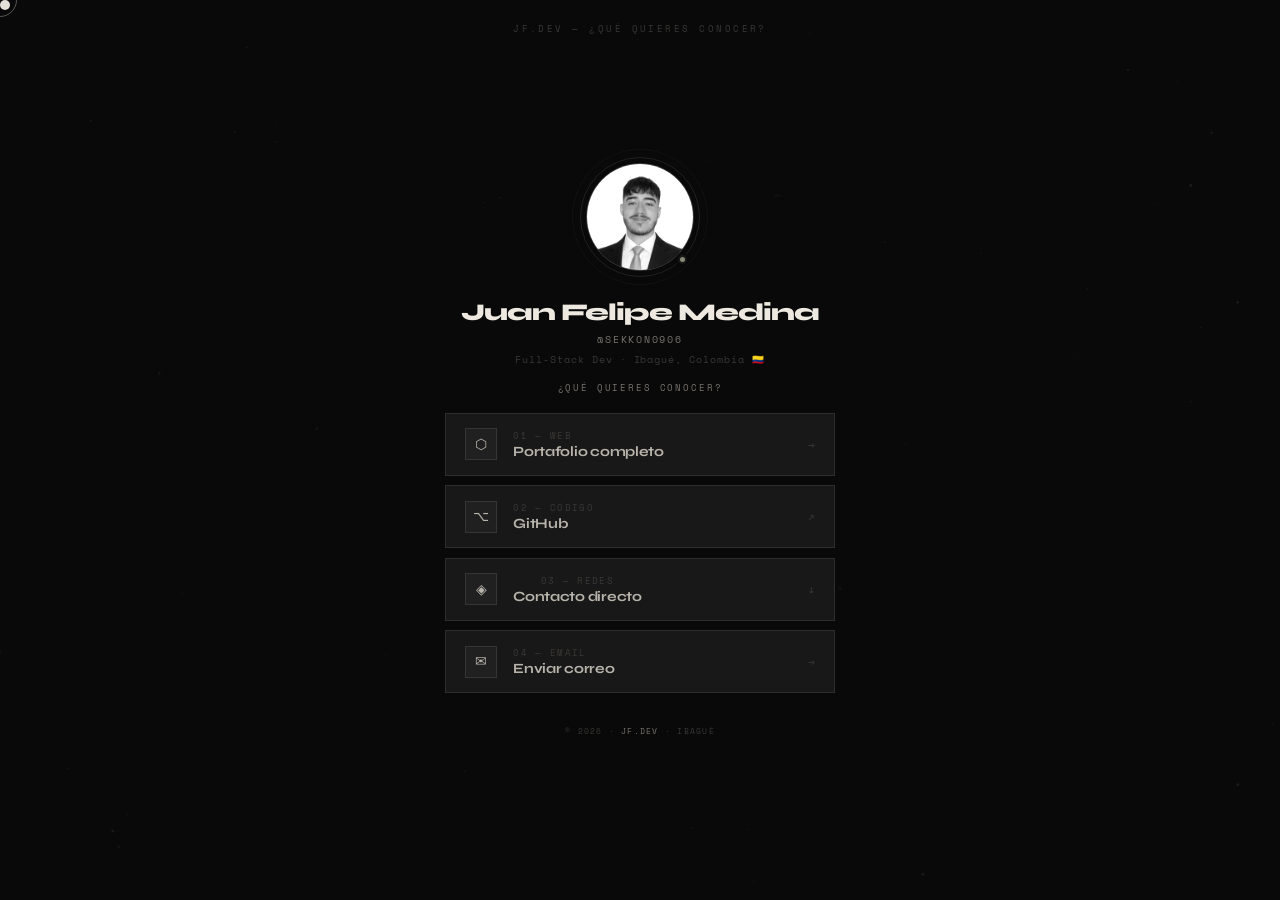
<file: card.html>
<!DOCTYPE html>
<html lang="es">
<head>
  <meta charset="UTF-8" />
  <meta name="viewport" content="width=device-width, initial-scale=1.0" />
  <link rel="icon" href="data:image/svg+xml,%3Csvg xmlns='http://www.w3.org/2000/svg' viewBox='0 0 32 32'%3E%3Crect width='32' height='32' fill='%23090909'/%3E%3Cpath d='M6 7h5v13a5 5 0 0 1-5 5v-4a1 1 0 0 0 1-1z' fill='%23ede9e0'/%3E%3Crect x='14' y='7' width='12' height='4' fill='%23E10600'/%3E%3Crect x='14' y='14' width='9' height='4' fill='%23E10600'/%3E%3C/svg%3E" />
  <title>Juan Felipe Medina — Links</title>
  <link rel="preconnect" href="https://fonts.googleapis.com" />
  <link rel="preconnect" href="https://fonts.gstatic.com" crossorigin />
  <link href="https://fonts.googleapis.com/css2?family=Space+Mono:ital,wght@0,400;0,700;1,400&family=Syne:wght@400;600;700;800&display=swap" rel="stylesheet" />
  <style>
    /* ── VARIABLES ── */
    :root {
      --bg:    #090909; --bg2:#101010; --bg3:#181818; --bg4:#202020;
      --white: #ede9e0; --white2:#b8b4ac; --gray:#787470; --dgray:#3a3836;
      --border:rgba(237,233,224,0.10); --border2:rgba(237,233,224,0.22);
      --glow:  0 0 36px rgba(237,233,224,0.07);
      --mono:'Space Mono',monospace; --sans:'Syne',sans-serif;
    }
    *, *::before, *::after { margin:0; padding:0; box-sizing:border-box; }
    html, body { height:100%; }
    body {
      background:var(--bg); color:var(--white);
      font-family:var(--sans); overflow-x:hidden; cursor:none;
    }

    /* ── CURSOR ── */
    .cursor { width:10px;height:10px;background:var(--white);border-radius:50%;position:fixed;pointer-events:none;z-index:9999;transition:transform .1s;mix-blend-mode:difference; }
    .cursor-ring { width:34px;height:34px;border:1px solid rgba(237,233,224,.35);border-radius:50%;position:fixed;pointer-events:none;z-index:9998;transition:all .15s ease; }

    /* ── CANVAS ── */
    #canvas { position:fixed;inset:0;z-index:0;opacity:.22;pointer-events:none; }

    /* ── LAYOUT ── */
    .page {
      position:relative;z-index:1;
      min-height:100vh;
      display:flex;flex-direction:column;align-items:center;justify-content:center;
      padding:2.5rem 1.5rem;
    }

    /* ── TOP LABEL ── */
    .page-label {
      position:fixed;top:1.4rem;left:50%;transform:translateX(-50%);
      font-family:var(--mono);font-size:0.55rem;color:var(--dgray);
      letter-spacing:.28em;text-transform:uppercase;z-index:10;
      white-space:nowrap;
      opacity:0;animation:fadeIn .8s .1s forwards;
    }

    /* ── CARD ── */
    .card { width:100%;max-width:390px;display:flex;flex-direction:column;align-items:center; }

    /* Foto */
    .photo-wrap { position:relative;margin-bottom:1.7rem;opacity:0;animation:fadeUp .7s .2s forwards; }
    .ring-outer { position:absolute;inset:-14px;border-radius:50%;border:1px solid rgba(237,233,224,.04);pointer-events:none; }
    .ring-inner { position:absolute;inset:-6px;border-radius:50%;border:1px solid var(--border);pointer-events:none; }
    .photo {
      width:108px;height:108px;object-fit:cover;object-position:top;
      border-radius:50%;display:block;
      filter:grayscale(100%) contrast(1.12);
      border:1px solid var(--border2);transition:filter .5s;
    }
    .photo:hover { filter:grayscale(40%) contrast(1.05); }
    .online { position:absolute;bottom:5px;right:5px;width:13px;height:13px;background:var(--bg3);border-radius:50%;border:2px solid var(--bg);display:flex;align-items:center;justify-content:center; }
    .online::after { content:'';width:5px;height:5px;border-radius:50%;background:#8a8a78;animation:pulse 2s infinite; }

    /* Identidad */
    .name  { font-size:1.5rem;font-weight:800;letter-spacing:-.04em;text-align:center;margin-bottom:.3rem;opacity:0;animation:fadeUp .7s .32s forwards; }
    .handle{ font-family:var(--mono);font-size:.6rem;color:var(--gray);letter-spacing:.18em;text-transform:uppercase;text-align:center;margin-bottom:.4rem;opacity:0;animation:fadeUp .7s .42s forwards; }
    .tag   {
      display:flex;align-items:center;gap:.6rem;
      font-family:var(--mono);font-size:.6rem;color:var(--dgray);letter-spacing:.1em;
      text-align:center;margin-bottom:.9rem;
      opacity:0;animation:fadeUp .7s .5s forwards;
    }
    .tag::before,.tag::after { content:'';flex:1;height:1px;background:var(--border); }

    /* Pregunta */
    .question {
      font-family:var(--mono);font-size:.58rem;color:var(--gray);
      letter-spacing:.2em;text-transform:uppercase;text-align:center;
      margin-bottom:1.2rem;
      opacity:0;animation:fadeUp .6s .56s forwards;
    }

    /* ── BOTONES ── */
    .buttons { width:100%;display:flex;flex-direction:column;gap:.6rem; }

    .btn {
      width:100%;display:flex;align-items:center;gap:1rem;
      padding:.9rem 1.2rem;
      background:var(--bg3);border:1px solid var(--border);
      color:var(--white2);text-decoration:none;cursor:none;
      transition:all .28s;position:relative;overflow:hidden;
      opacity:0;
      font-family:var(--sans);
    }
    .btn:nth-child(1){animation:fadeUp .6s .62s forwards;}
    .btn:nth-child(2){animation:fadeUp .6s .71s forwards;}
    .btn:nth-child(3){animation:fadeUp .6s .80s forwards;}
    .btn:nth-child(4){animation:fadeUp .6s .89s forwards;}

    .btn::before { content:'';position:absolute;left:0;top:0;bottom:0;width:2px;background:var(--white);transform:scaleY(0);transform-origin:bottom;transition:transform .3s; }
    .btn:hover::before { transform:scaleY(1); }
    .btn:hover { border-color:var(--border2);color:var(--white);box-shadow:var(--glow);transform:translateX(4px); }

    .btn-icon { width:32px;height:32px;background:var(--bg4);border:1px solid var(--border);display:flex;align-items:center;justify-content:center;font-size:.88rem;flex-shrink:0;transition:border-color .28s; }
    .btn:hover .btn-icon { border-color:var(--border2); }

    .btn-txt { display:flex;flex-direction:column;gap:.08rem; }
    .btn-sub   { font-family:var(--mono);font-size:.56rem;color:var(--dgray);letter-spacing:.15em;text-transform:uppercase; }
    .btn-label { font-size:.88rem;font-weight:700;letter-spacing:-.02em; }

    .btn-arrow { margin-left:auto;font-family:var(--mono);font-size:.7rem;color:var(--dgray);transition:color .28s,transform .28s; }
    .btn:hover .btn-arrow { color:var(--white2);transform:translateX(3px); }

    /* Firma */
    .sig { margin-top:2rem;font-family:var(--mono);font-size:.52rem;color:var(--dgray);letter-spacing:.15em;text-transform:uppercase;opacity:0;animation:fadeIn 1s 1s forwards; }
    .sig a { color:var(--gray);text-decoration:none;transition:color .2s; }
    .sig a:hover { color:var(--white2); }

    /* ── MODAL ── */
    .modal-overlay {
      position:fixed;inset:0;background:rgba(9,9,9,.9);backdrop-filter:blur(14px);
      z-index:200;display:flex;align-items:flex-end;justify-content:center;
      padding:0 1rem 1.5rem;opacity:0;pointer-events:none;transition:opacity .32s;
    }
    .modal-overlay.open { opacity:1;pointer-events:all; }
    .modal-panel {
      width:100%;max-width:390px;background:var(--bg2);border:1px solid var(--border2);
      padding:1.8rem 1.4rem 1.4rem;
      transform:translateY(36px);transition:transform .36s cubic-bezier(.4,0,.2,1);
      clip-path:polygon(0 0,calc(100% - 12px) 0,100% 12px,100% 100%,12px 100%,0 calc(100% - 12px));
    }
    .modal-overlay.open .modal-panel { transform:translateY(0); }
    .modal-hdr { display:flex;align-items:center;justify-content:space-between;margin-bottom:1.3rem; }
    .modal-title { font-family:var(--mono);font-size:.6rem;color:var(--gray);letter-spacing:.2em;text-transform:uppercase; }
    .modal-close { background:none;border:1px solid var(--border);color:var(--gray);width:28px;height:28px;display:flex;align-items:center;justify-content:center;font-size:1rem;cursor:none;transition:all .2s; }
    .modal-close:hover { border-color:var(--border2);color:var(--white); }
    .modal-links { display:flex;flex-direction:column;gap:.55rem; }
    .modal-link { display:flex;align-items:center;gap:.85rem;padding:.7rem .95rem;background:var(--bg3);border:1px solid var(--border);text-decoration:none;cursor:none;transition:all .25s; }
    .modal-link:hover { border-color:var(--border2);transform:translateX(4px);box-shadow:var(--glow); }
    .modal-ico { width:28px;height:28px;background:var(--bg4);border:1px solid var(--border);display:flex;align-items:center;justify-content:center;font-size:.78rem;flex-shrink:0; }
    .modal-info { display:flex;flex-direction:column;gap:.06rem; }
    .modal-plat { font-family:var(--mono);font-size:.52rem;color:var(--dgray);letter-spacing:.15em;text-transform:uppercase; }
    .modal-hdl  { font-size:.82rem;color:var(--white2); }
    .modal-link:hover .modal-hdl { color:var(--white); }
    .modal-arr  { margin-left:auto;font-family:var(--mono);font-size:.62rem;color:var(--dgray);transition:all .25s; }
    .modal-link:hover .modal-arr { color:var(--white2);transform:translateX(3px); }

    /* ── KEYFRAMES ── */
    @keyframes fadeUp { from{opacity:0;transform:translateY(24px)} to{opacity:1;transform:translateY(0)} }
    @keyframes fadeIn { from{opacity:0} to{opacity:1} }
    @keyframes pulse  { 0%,100%{opacity:1} 50%{opacity:.3} }

    /* ── RESPONSIVE ── */
    @media (max-width:480px){
      .name { font-size:1.3rem; }
      .page { padding:3.5rem 1.2rem 2rem; }
      .btn  { padding:.8rem 1rem; }
    }
  </style>
</head>
<body>
  <div class="cursor" id="cursor"></div>
  <div class="cursor-ring" id="cursorRing"></div>
  <canvas id="canvas"></canvas>

  <!-- Modal redes -->
  <div class="modal-overlay" id="modalRedes">
    <div class="modal-panel">
      <div class="modal-hdr">
        <span class="modal-title">03 — Contacto directo</span>
        <button class="modal-close" id="modalClose">×</button>
      </div>
      <div class="modal-links">
        <a href="https://www.linkedin.com/in/juan-felipe-medina-orjuela-40b3ba269" target="_blank" rel="noopener" class="modal-link">
          <div class="modal-icon">in</div>
          <div class="modal-info">
            <span class="modal-platform">LinkedIn</span>
            <span class="modal-handle">in/juan-medina-40b3ba269</span>
          </div>
          <span class="modal-arrow">↗</span>
        </a>
        <a href="https://instagram.com/felipe_medina_9" target="_blank" class="modal-link">
          <div class="modal-ico">◈</div>
          <div class="modal-info"><span class="modal-plat">Instagram</span><span class="modal-hdl">@felipe_medina_9</span></div>
          <span class="modal-arr">↗</span>
        </a>
        <a href="https://facebook.com/juanpimedina916539" target="_blank" class="modal-link">
          <div class="modal-ico">ƒ</div>
          <div class="modal-info"><span class="modal-plat">Facebook</span><span class="modal-hdl">juanpimedina916539</span></div>
          <span class="modal-arr">↗</span>
        </a>
        
        <a href="https://wa.me/573160480641" target="_blank" class="modal-link">
          <div class="modal-ico">◎</div>
          <div class="modal-info"><span class="modal-plat">WhatsApp</span><span class="modal-hdl">+57 316 048 0641</span></div>
          <span class="modal-arr">↗</span>
        </a>
        
        <a href="https://t.me/juanf0906" target="_blank" class="modal-link">
          <div class="modal-ico">▷</div>
          <div class="modal-info"><span class="modal-plat">Telegram</span><span class="modal-hdl">@juanf0906</span></div>
          <span class="modal-arr">↗</span>
        </a>
      </div>
    </div>
  </div>

  <span class="page-label">JF.dev — ¿Qué quieres conocer?</span>

  <main class="page">
    <div class="card">

      <div class="photo-wrap">
        <div class="ring-outer"></div>
        <div class="ring-inner"></div>
        <img src="assets/fotoCV.jpg" alt="Juan Felipe Medina O." class="photo" />
        <div class="online"></div>
      </div>

      <h1 class="name">Juan Felipe Medina</h1>
      <p class="handle">@Sekkon0906</p>
      <p class="tag">Full-Stack Dev · Ibagué, Colombia 🇨🇴</p>
      <p class="question">¿Qué quieres conocer?</p>

      <div class="buttons">

        <a href="home.html" class="btn">
          <div class="btn-icon">⬡</div>
          <div class="btn-txt"><span class="btn-sub">01 — Web</span><span class="btn-label">Portafolio completo</span></div>
          <span class="btn-arrow">→</span>
        </a>

        <a href="https://github.com/Sekkon0906" target="_blank" class="btn">
          <div class="btn-icon">⌥</div>
          <div class="btn-txt"><span class="btn-sub">02 — Código</span><span class="btn-label">GitHub</span></div>
          <span class="btn-arrow">↗</span>
        </a>

        <button id="openModal" class="btn" style="font-family:inherit;">
          <div class="btn-icon">◈</div>
          <div class="btn-txt"><span class="btn-sub">03 — Redes</span><span class="btn-label">Contacto directo</span></div>
          <span class="btn-arrow">↓</span>
        </button>

        <a href="mailto:juan.medina@hytrex.co" class="btn">
          <div class="btn-icon">✉</div>
          <div class="btn-txt"><span class="btn-sub">04 — Email</span><span class="btn-label">Enviar correo</span></div>
          <span class="btn-arrow">→</span>
        </a>

      </div>

      <p class="sig">© 2026 · <a href="home.html">jf.dev</a> · Ibagué</p>
    </div>
  </main>

  <script>
    /* Cursor */
    const cursor=document.getElementById('cursor'),ring=document.getElementById('cursorRing');
    let mx=0,my=0,rx=0,ry=0;
    document.addEventListener('mousemove',e=>{mx=e.clientX;my=e.clientY;cursor.style.left=(mx-5)+'px';cursor.style.top=(my-5)+'px';});
    (function rl(){rx+=(mx-rx-17)*.14;ry+=(my-ry-17)*.14;ring.style.left=rx+'px';ring.style.top=ry+'px';requestAnimationFrame(rl);})();
    document.querySelectorAll('a,button').forEach(el=>{
      el.addEventListener('mouseenter',()=>{cursor.style.transform='scale(2.4)';ring.style.transform='scale(1.5)';ring.style.borderColor='rgba(237,233,224,.6)';});
      el.addEventListener('mouseleave',()=>{cursor.style.transform='scale(1)';ring.style.transform='scale(1)';ring.style.borderColor='rgba(237,233,224,.35)';});
    });

    /* Canvas */
    const cv=document.getElementById('canvas'),ctx=cv.getContext('2d');
    let W,H,dots=[];
    function resize(){W=cv.width=innerWidth;H=cv.height=innerHeight;}
    resize();window.addEventListener('resize',resize);
    class Dot{constructor(){this.init();}init(){this.x=Math.random()*W;this.y=Math.random()*H;this.vx=(Math.random()-.5)*.3;this.vy=(Math.random()-.5)*.3;this.r=Math.random()*1.1+.4;this.a=Math.random()*.45+.1;}update(){this.x+=this.vx;this.y+=this.vy;if(this.x<0||this.x>W||this.y<0||this.y>H)this.init();}draw(){ctx.beginPath();ctx.arc(this.x,this.y,this.r,0,Math.PI*2);ctx.fillStyle=`rgba(190,186,178,${this.a})`;ctx.fill();}}
    for(let i=0;i<65;i++)dots.push(new Dot());
    (function loop(){ctx.clearRect(0,0,W,H);for(let i=0;i<dots.length;i++){dots[i].update();dots[i].draw();for(let j=i+1;j<dots.length;j++){const dx=dots[i].x-dots[j].x,dy=dots[i].y-dots[j].y,d=Math.hypot(dx,dy);if(d<100){ctx.beginPath();ctx.strokeStyle=`rgba(190,186,178,${.05*(1-d/100)})`;ctx.lineWidth=.5;ctx.moveTo(dots[i].x,dots[i].y);ctx.lineTo(dots[j].x,dots[j].y);ctx.stroke();}}}requestAnimationFrame(loop);})();

    /* Modal */
    const modal=document.getElementById('modalRedes');
    document.getElementById('openModal').addEventListener('click',()=>modal.classList.add('open'));
    document.getElementById('modalClose').addEventListener('click',()=>modal.classList.remove('open'));
    modal.addEventListener('click',e=>{if(e.target===modal)modal.classList.remove('open');});
    document.addEventListener('keydown',e=>{if(e.key==='Escape')modal.classList.remove('open');});
  </script>
</body>
</html>
</file>
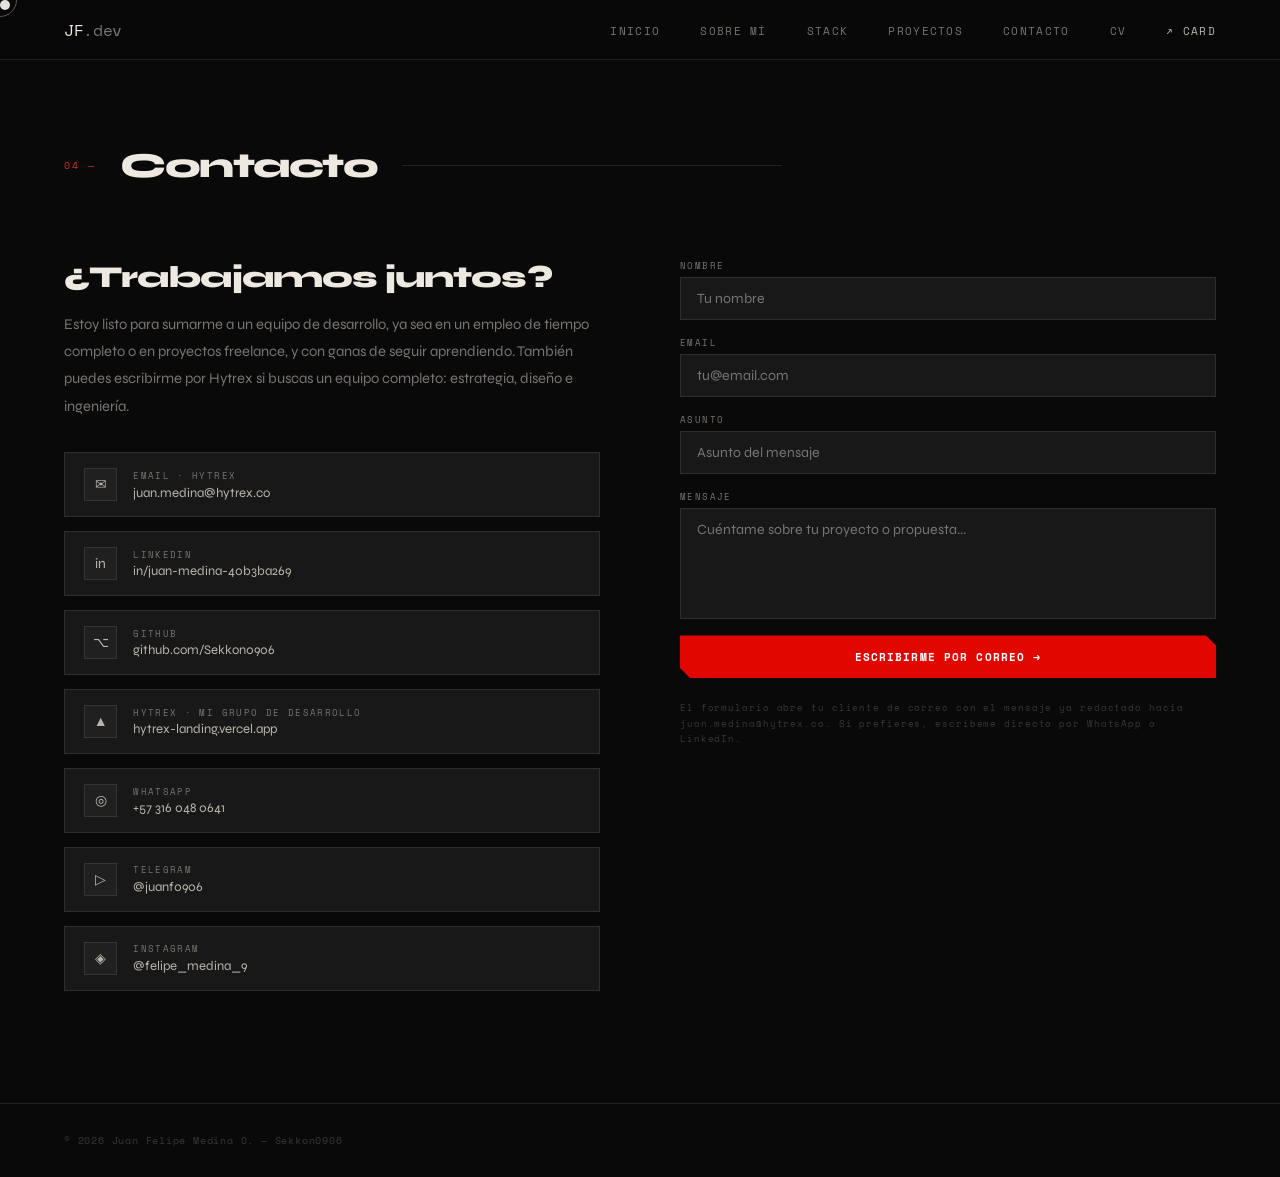
<file: contact.html>
<!DOCTYPE html>
<html lang="es">
<head>
  <meta charset="UTF-8" />
  <meta name="viewport" content="width=device-width, initial-scale=1.0" />
  <link rel="icon" href="data:image/svg+xml,%3Csvg xmlns='http://www.w3.org/2000/svg' viewBox='0 0 32 32'%3E%3Crect width='32' height='32' fill='%23090909'/%3E%3Cpath d='M6 7h5v13a5 5 0 0 1-5 5v-4a1 1 0 0 0 1-1z' fill='%23ede9e0'/%3E%3Crect x='14' y='7' width='12' height='4' fill='%23E10600'/%3E%3Crect x='14' y='14' width='9' height='4' fill='%23E10600'/%3E%3C/svg%3E" />
  <title>Contacto — Juan Felipe Medina</title>
  <meta name="description" content="Contacta a Juan Felipe Medina — correo, LinkedIn, GitHub y WhatsApp. Abierto a prácticas, freelance y colaboración." />
  <meta name="author" content="Juan Felipe Medina Orjuela" />
  <meta property="og:type" content="website" />
  <meta property="og:title" content="Juan Felipe Medina — Full-Stack Developer &amp; Co-founder de Hytrex" />
  <meta property="og:description" content="Contacta a Juan Felipe Medina — correo, LinkedIn, GitHub y WhatsApp. Abierto a prácticas, freelance y colaboración." />
  <meta property="og:url" content="https://portafoliojmo.vercel.app/contact.html" />
  <meta property="og:image" content="https://portafoliojmo.vercel.app/assets/fotoCV.jpg" />
  <meta name="twitter:card" content="summary_large_image" />
  <link rel="canonical" href="https://portafoliojmo.vercel.app/contact.html" />
  <link rel="stylesheet" href="css/styles.css" />
</head>
<body>
  <div class="cursor" id="cursor"></div>
  <div class="cursor-ring" id="cursorRing"></div>
  <canvas id="canvas"></canvas>

  <nav>
  <div class="logo">JF<span>.dev</span></div>

  <button class="hamburger" id="hamburger" aria-label="Abrir menú">
    <span></span><span></span><span></span>
  </button>

  <ul class="nav-links" id="navLinks">
    <li><a href="home.html">Inicio</a></li>
    <li><a href="about.html">Sobre mí</a></li>
    <li><a href="skills.html">Stack</a></li>
    <li><a href="projects.html">Proyectos</a></li>
    <li><a href="contact.html">Contacto</a></li>
    <li><a href="cv-juan-felipe-medina.html">CV</a></li>
    <li><a href="index.html" style="color:var(--white2);">↗ Card</a></li>
  </ul>
</nav>
  
  <section id="contact" style="padding-top:9rem;">
    <div class="section-header reveal">
      <span class="section-num">04 —</span>
      <h2 class="section-title">Contacto</h2>
      <div class="section-line"></div>
    </div>
    <div class="contact-grid">
      <div class="reveal">
        <div class="contact-info">
          <h3>¿Trabajamos juntos?</h3>
          <p>Estoy listo para sumarme a un equipo de desarrollo, ya sea en un empleo de tiempo
             completo o en proyectos freelance, y con ganas de seguir aprendiendo. También puedes escribirme por Hytrex si buscas un equipo completo:
             estrategia, diseño e ingeniería.</p>
        </div>
        <div class="contact-links">
          <a href="mailto:juan.medina@hytrex.co" class="contact-link">
            <div class="link-icon">✉</div>
            <div class="link-meta">
              <span>Email · Hytrex</span>
              <p>juan.medina@hytrex.co</p>
            </div>
          </a>
          <a href="https://www.linkedin.com/in/juan-felipe-medina-orjuela-40b3ba269" target="_blank" rel="noopener" class="contact-link">
            <div class="link-icon">in</div>
            <div class="link-meta">
              <span>LinkedIn</span>
              <p>in/juan-medina-40b3ba269</p>
            </div>
          </a>
          <a href="https://github.com/Sekkon0906" target="_blank" rel="noopener" class="contact-link">
            <div class="link-icon">⌥</div>
            <div class="link-meta">
              <span>GitHub</span>
              <p>github.com/Sekkon0906</p>
            </div>
          </a>
          <a href="https://hytrex-landing.vercel.app/" target="_blank" rel="noopener" class="contact-link">
            <div class="link-icon">▲</div>
            <div class="link-meta">
              <span>Hytrex · Mi grupo de desarrollo</span>
              <p>hytrex-landing.vercel.app</p>
            </div>
          </a>
          <a href="https://wa.me/573160480641" target="_blank" rel="noopener" class="contact-link">
            <div class="link-icon">◎</div>
            <div class="link-meta">
              <span>WhatsApp</span>
              <p>+57 316 048 0641</p>
            </div>
          </a>
          <a href="https://t.me/juanf0906" target="_blank" rel="noopener" class="contact-link">
            <div class="link-icon">▷</div>
            <div class="link-meta">
              <span>Telegram</span>
              <p>@juanf0906</p>
            </div>
          </a>
          <a href="https://instagram.com/felipe_medina_9" target="_blank" rel="noopener" class="contact-link">
            <div class="link-icon">◈</div>
            <div class="link-meta">
              <span>Instagram</span>
              <p>@felipe_medina_9</p>
            </div>
          </a>
        </div>
      </div>
      <div class="reveal">
        <form class="contact-form" id="contactForm">
          <div class="form-field">
            <label for="name">Nombre</label>
            <input id="name" name="name" type="text" placeholder="Tu nombre" required />
          </div>
          <div class="form-field">
            <label for="email">Email</label>
            <input id="email" name="email" type="email" placeholder="tu@email.com" required />
          </div>
          <div class="form-field">
            <label for="subject">Asunto</label>
            <input id="subject" name="subject" type="text" placeholder="Asunto del mensaje" />
          </div>
          <div class="form-field">
            <label for="message">Mensaje</label>
            <textarea id="message" name="message" rows="5" placeholder="Cuéntame sobre tu proyecto o propuesta..." required></textarea>
          </div>
          <button type="submit" class="btn-primary" style="width:100%;">
            Escribirme por correo →
          </button>
          <p class="form-note">
            El formulario abre tu cliente de correo con el mensaje ya redactado hacia
            juan.medina@hytrex.co. Si prefieres, escríbeme directo por WhatsApp o LinkedIn.
          </p>
        </form>
      </div>
    </div>
  </section>

  <footer>
    <p>© 2026 Juan Felipe Medina O. — Sekkon0906</p>
  </footer>
  <script src="js/main.js"></script>
</body>
</html>
</file>
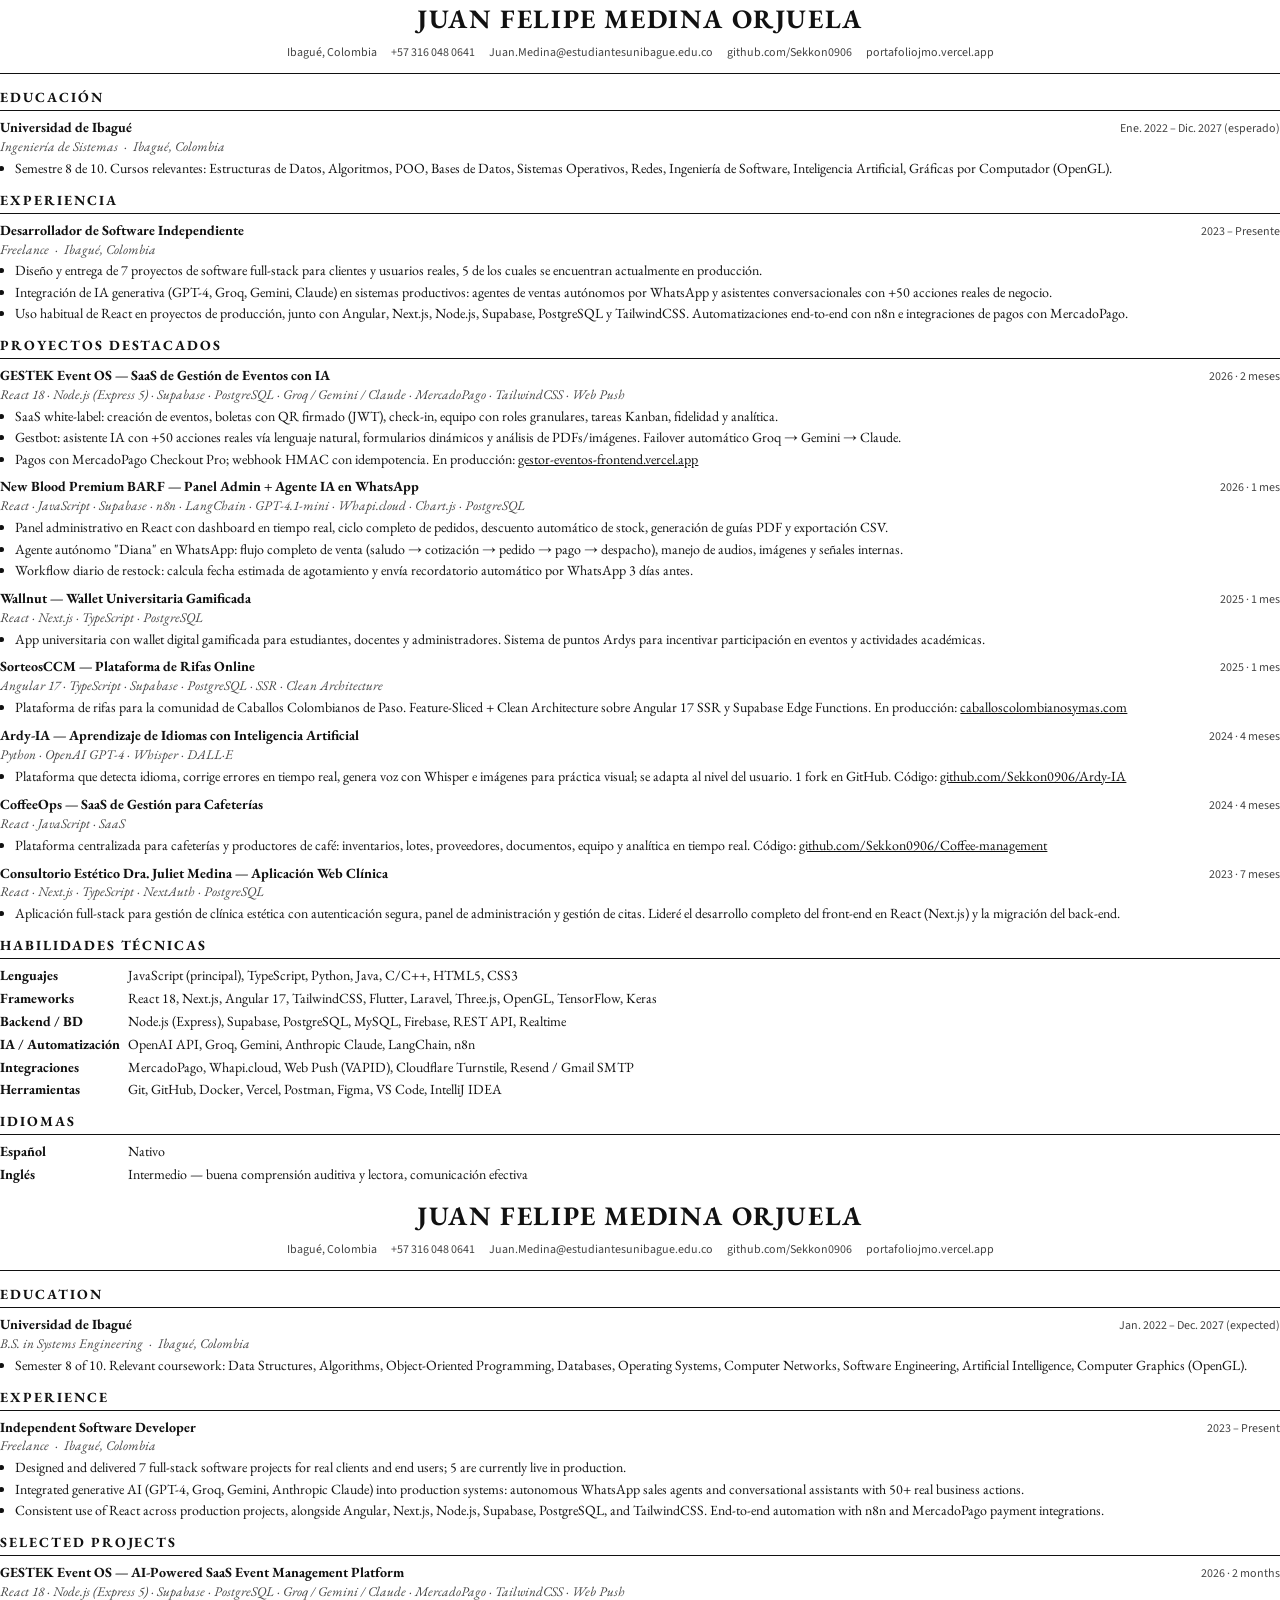
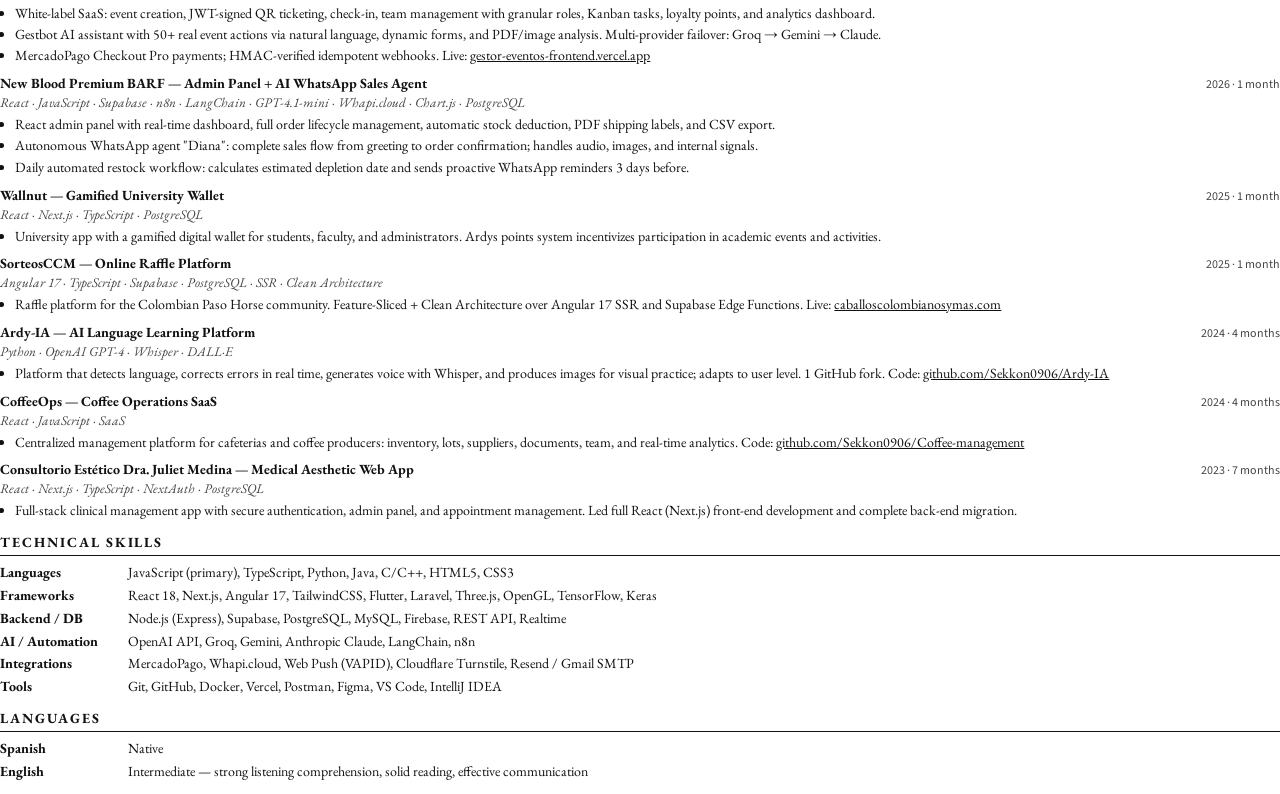
<file: cv-bilingual.html>
<!DOCTYPE html>
<html lang="es">
<head>
  <meta charset="UTF-8" />
  <style>
    @import url('https://fonts.googleapis.com/css2?family=EB+Garamond:ital,wght@0,400;0,600;0,700;1,400&family=Source+Sans+3:wght@400;600;700&display=swap');
    *, *::before, *::after { margin:0; padding:0; box-sizing:border-box; }
    :root {
      --serif: 'EB Garamond', 'Garamond', 'Times New Roman', serif;
      --sans:  'Source Sans 3', 'Helvetica Neue', Arial, sans-serif;
      --ink:   #111; --mid: #444;
    }
    html { font-size: 10.5pt; }
    body { font-family: var(--serif); color: var(--ink); background: #fff; line-height: 1.42; }
    .page-break { page-break-before: always; }
    header { text-align: center; margin-bottom: 14px; padding-bottom: 10px; border-bottom: 1.5px solid #111; }
    header h1 { font-family: var(--serif); font-size: 20pt; font-weight: 700; letter-spacing:.06em; text-transform: uppercase; margin-bottom: 5px; }
    .contact-line { font-family: var(--sans); font-size: 9pt; color: var(--mid); display: flex; justify-content: center; flex-wrap: wrap; gap: 0 14px; line-height: 1.7; }
    .contact-line a { color: var(--mid); text-decoration: none; }
    section { margin-bottom: 12px; }
    .section-title { font-family: var(--serif); font-size: 10.5pt; font-weight: 700; letter-spacing:.14em; text-transform: uppercase; border-bottom: 1px solid #111; padding-bottom: 2px; margin-bottom: 7px; }
    .entry { margin-bottom: 8px; }
    .entry:last-child { margin-bottom: 0; }
    .entry-header { display: flex; justify-content: space-between; align-items: baseline; gap: 6px; }
    .entry-title { font-family: var(--serif); font-weight: 700; font-size: 10.5pt; }
    .entry-date { font-family: var(--sans); font-size: 9pt; color: var(--mid); white-space: nowrap; flex-shrink: 0; }
    .entry-sub { font-family: var(--serif); font-style: italic; font-size: 10pt; color: var(--mid); margin-bottom: 2px; }
    .entry-meta { font-family: var(--sans); font-size: 8.5pt; color: var(--mid); margin-bottom: 2px; }
    .entry-body { font-family: var(--serif); font-size: 10.5pt; }
    .entry-body ul { padding-left: 1.1em; margin-top: 1px; }
    .entry-body li { margin-bottom: 1.5px; }
    .entry-body a { color: var(--ink); }
    .skills-grid { display: grid; grid-template-columns: 120px 1fr; gap: 3px 8px; font-size: 10.5pt; }
    .skill-cat { font-weight: 700; }
    @page { size: letter; margin: 18mm 18mm 18mm 20mm; }
  </style>
</head>
<body>

<!-- ═══════════════════ VERSIÓN EN ESPAÑOL ═══════════════════ -->

  <header>
    <h1>Juan Felipe Medina Orjuela</h1>
    <div class="contact-line">
      <span>Ibagué, Colombia</span>
      <span>+57 316 048 0641</span>
      <a href="mailto:Juan.Medina@estudiantesunibague.edu.co">Juan.Medina@estudiantesunibague.edu.co</a>
      <a href="https://github.com/Sekkon0906">github.com/Sekkon0906</a>
      <a href="https://portafoliojmo.vercel.app/">portafoliojmo.vercel.app</a>
    </div>
  </header>

  <section>
    <div class="section-title">Educación</div>
    <div class="entry">
      <div class="entry-header">
        <span class="entry-title">Universidad de Ibagué</span>
        <span class="entry-date">Ene. 2022 – Dic. 2027 (esperado)</span>
      </div>
      <div class="entry-sub">Ingeniería de Sistemas &nbsp;·&nbsp; Ibagué, Colombia</div>
      <div class="entry-body">
        <ul>
          <li>Semestre 8 de 10. Cursos relevantes: Estructuras de Datos, Algoritmos, POO, Bases de Datos, Sistemas Operativos, Redes, Ingeniería de Software, Inteligencia Artificial, Gráficas por Computador (OpenGL).</li>
        </ul>
      </div>
    </div>
  </section>

  <section>
    <div class="section-title">Experiencia</div>
    <div class="entry">
      <div class="entry-header">
        <span class="entry-title">Desarrollador de Software Independiente</span>
        <span class="entry-date">2023 – Presente</span>
      </div>
      <div class="entry-sub">Freelance &nbsp;·&nbsp; Ibagué, Colombia</div>
      <div class="entry-body">
        <ul>
          <li>Diseño y entrega de 7 proyectos de software full-stack para clientes y usuarios reales, 5 de los cuales se encuentran actualmente en producción.</li>
          <li>Integración de IA generativa (GPT-4, Groq, Gemini, Claude) en sistemas productivos: agentes de ventas autónomos por WhatsApp y asistentes conversacionales con +50 acciones reales de negocio.</li>
          <li>Uso habitual de React en proyectos de producción, junto con Angular, Next.js, Node.js, Supabase, PostgreSQL y TailwindCSS. Automatizaciones end-to-end con n8n e integraciones de pagos con MercadoPago.</li>
        </ul>
      </div>
    </div>
  </section>

  <section>
    <div class="section-title">Proyectos Destacados</div>

    <div class="entry">
      <div class="entry-header">
        <span class="entry-title">GESTEK Event OS — SaaS de Gestión de Eventos con IA</span>
        <span class="entry-date">2026 · 2 meses</span>
      </div>
      <div class="entry-sub">React 18 · Node.js (Express 5) · Supabase · PostgreSQL · Groq / Gemini / Claude · MercadoPago · TailwindCSS · Web Push</div>
      <div class="entry-body">
        <ul>
          <li>SaaS white-label: creación de eventos, boletas con QR firmado (JWT), check-in, equipo con roles granulares, tareas Kanban, fidelidad y analítica.</li>
          <li>Gestbot: asistente IA con +50 acciones reales vía lenguaje natural, formularios dinámicos y análisis de PDFs/imágenes. Failover automático Groq → Gemini → Claude.</li>
          <li>Pagos con MercadoPago Checkout Pro; webhook HMAC con idempotencia. En producción: <a href="https://gestor-eventos-frontend.vercel.app/">gestor-eventos-frontend.vercel.app</a></li>
        </ul>
      </div>
    </div>

    <div class="entry">
      <div class="entry-header">
        <span class="entry-title">New Blood Premium BARF — Panel Admin + Agente IA en WhatsApp</span>
        <span class="entry-date">2026 · 1 mes</span>
      </div>
      <div class="entry-sub">React · JavaScript · Supabase · n8n · LangChain · GPT-4.1-mini · Whapi.cloud · Chart.js · PostgreSQL</div>
      <div class="entry-body">
        <ul>
          <li>Panel administrativo en React con dashboard en tiempo real, ciclo completo de pedidos, descuento automático de stock, generación de guías PDF y exportación CSV.</li>
          <li>Agente autónomo "Diana" en WhatsApp: flujo completo de venta (saludo → cotización → pedido → pago → despacho), manejo de audios, imágenes y señales internas.</li>
          <li>Workflow diario de restock: calcula fecha estimada de agotamiento y envía recordatorio automático por WhatsApp 3 días antes.</li>
        </ul>
      </div>
    </div>

    <div class="entry">
      <div class="entry-header">
        <span class="entry-title">Wallnut — Wallet Universitaria Gamificada</span>
        <span class="entry-date">2025 · 1 mes</span>
      </div>
      <div class="entry-sub">React · Next.js · TypeScript · PostgreSQL</div>
      <div class="entry-body">
        <ul>
          <li>App universitaria con wallet digital gamificada para estudiantes, docentes y administradores. Sistema de puntos Ardys para incentivar participación en eventos y actividades académicas.</li>
        </ul>
      </div>
    </div>

    <div class="entry">
      <div class="entry-header">
        <span class="entry-title">SorteosCCM — Plataforma de Rifas Online</span>
        <span class="entry-date">2025 · 1 mes</span>
      </div>
      <div class="entry-sub">Angular 17 · TypeScript · Supabase · PostgreSQL · SSR · Clean Architecture</div>
      <div class="entry-body">
        <ul>
          <li>Plataforma de rifas para la comunidad de Caballos Colombianos de Paso. Feature-Sliced + Clean Architecture sobre Angular 17 SSR y Supabase Edge Functions. En producción: <a href="https://caballoscolombianosymas.com/">caballoscolombianosymas.com</a></li>
        </ul>
      </div>
    </div>

    <div class="entry">
      <div class="entry-header">
        <span class="entry-title">Ardy-IA — Aprendizaje de Idiomas con Inteligencia Artificial</span>
        <span class="entry-date">2024 · 4 meses</span>
      </div>
      <div class="entry-sub">Python · OpenAI GPT-4 · Whisper · DALL·E</div>
      <div class="entry-body">
        <ul>
          <li>Plataforma que detecta idioma, corrige errores en tiempo real, genera voz con Whisper e imágenes para práctica visual; se adapta al nivel del usuario. 1 fork en GitHub. Código: <a href="https://github.com/Sekkon0906/Ardy-IA">github.com/Sekkon0906/Ardy-IA</a></li>
        </ul>
      </div>
    </div>

    <div class="entry">
      <div class="entry-header">
        <span class="entry-title">CoffeeOps — SaaS de Gestión para Cafeterías</span>
        <span class="entry-date">2024 · 4 meses</span>
      </div>
      <div class="entry-sub">React · JavaScript · SaaS</div>
      <div class="entry-body">
        <ul>
          <li>Plataforma centralizada para cafeterías y productores de café: inventarios, lotes, proveedores, documentos, equipo y analítica en tiempo real. Código: <a href="https://github.com/Sekkon0906/Coffee-management">github.com/Sekkon0906/Coffee-management</a></li>
        </ul>
      </div>
    </div>

    <div class="entry">
      <div class="entry-header">
        <span class="entry-title">Consultorio Estético Dra. Juliet Medina — Aplicación Web Clínica</span>
        <span class="entry-date">2023 · 7 meses</span>
      </div>
      <div class="entry-sub">React · Next.js · TypeScript · NextAuth · PostgreSQL</div>
      <div class="entry-body">
        <ul>
          <li>Aplicación full-stack para gestión de clínica estética con autenticación segura, panel de administración y gestión de citas. Lideré el desarrollo completo del front-end en React (Next.js) y la migración del back-end.</li>
        </ul>
      </div>
    </div>
  </section>

  <section>
    <div class="section-title">Habilidades Técnicas</div>
    <div class="skills-grid">
      <span class="skill-cat">Lenguajes</span>
      <span>JavaScript (principal), TypeScript, Python, Java, C/C++, HTML5, CSS3</span>
      <span class="skill-cat">Frameworks</span>
      <span>React 18, Next.js, Angular 17, TailwindCSS, Flutter, Laravel, Three.js, OpenGL, TensorFlow, Keras</span>
      <span class="skill-cat">Backend / BD</span>
      <span>Node.js (Express), Supabase, PostgreSQL, MySQL, Firebase, REST API, Realtime</span>
      <span class="skill-cat">IA / Automatización</span>
      <span>OpenAI API, Groq, Gemini, Anthropic Claude, LangChain, n8n</span>
      <span class="skill-cat">Integraciones</span>
      <span>MercadoPago, Whapi.cloud, Web Push (VAPID), Cloudflare Turnstile, Resend / Gmail SMTP</span>
      <span class="skill-cat">Herramientas</span>
      <span>Git, GitHub, Docker, Vercel, Postman, Figma, VS Code, IntelliJ IDEA</span>
    </div>
  </section>

  <section>
    <div class="section-title">Idiomas</div>
    <div class="skills-grid">
      <span class="skill-cat">Español</span>
      <span>Nativo</span>
      <span class="skill-cat">Inglés</span>
      <span>Intermedio — buena comprensión auditiva y lectora, comunicación efectiva</span>
    </div>
  </section>


<!-- ═══════════════════ ENGLISH TRANSLATION ═══════════════════ -->

  <div class="page-break"></div>

  <header>
    <h1>Juan Felipe Medina Orjuela</h1>
    <div class="contact-line">
      <span>Ibagué, Colombia</span>
      <span>+57 316 048 0641</span>
      <a href="mailto:Juan.Medina@estudiantesunibague.edu.co">Juan.Medina@estudiantesunibague.edu.co</a>
      <a href="https://github.com/Sekkon0906">github.com/Sekkon0906</a>
      <a href="https://portafoliojmo.vercel.app/">portafoliojmo.vercel.app</a>
    </div>
  </header>

  <section>
    <div class="section-title">Education</div>
    <div class="entry">
      <div class="entry-header">
        <span class="entry-title">Universidad de Ibagué</span>
        <span class="entry-date">Jan. 2022 – Dec. 2027 (expected)</span>
      </div>
      <div class="entry-sub">B.S. in Systems Engineering &nbsp;·&nbsp; Ibagué, Colombia</div>
      <div class="entry-body">
        <ul>
          <li>Semester 8 of 10. Relevant coursework: Data Structures, Algorithms, Object-Oriented Programming, Databases, Operating Systems, Computer Networks, Software Engineering, Artificial Intelligence, Computer Graphics (OpenGL).</li>
        </ul>
      </div>
    </div>
  </section>

  <section>
    <div class="section-title">Experience</div>
    <div class="entry">
      <div class="entry-header">
        <span class="entry-title">Independent Software Developer</span>
        <span class="entry-date">2023 – Present</span>
      </div>
      <div class="entry-sub">Freelance &nbsp;·&nbsp; Ibagué, Colombia</div>
      <div class="entry-body">
        <ul>
          <li>Designed and delivered 7 full-stack software projects for real clients and end users; 5 are currently live in production.</li>
          <li>Integrated generative AI (GPT-4, Groq, Gemini, Anthropic Claude) into production systems: autonomous WhatsApp sales agents and conversational assistants with 50+ real business actions.</li>
          <li>Consistent use of React across production projects, alongside Angular, Next.js, Node.js, Supabase, PostgreSQL, and TailwindCSS. End-to-end automation with n8n and MercadoPago payment integrations.</li>
        </ul>
      </div>
    </div>
  </section>

  <section>
    <div class="section-title">Selected Projects</div>

    <div class="entry">
      <div class="entry-header">
        <span class="entry-title">GESTEK Event OS — AI-Powered SaaS Event Management Platform</span>
        <span class="entry-date">2026 · 2 months</span>
      </div>
      <div class="entry-sub">React 18 · Node.js (Express 5) · Supabase · PostgreSQL · Groq / Gemini / Claude · MercadoPago · TailwindCSS · Web Push</div>
      <div class="entry-body">
        <ul>
          <li>White-label SaaS: event creation, JWT-signed QR ticketing, check-in, team management with granular roles, Kanban tasks, loyalty points, and analytics dashboard.</li>
          <li>Gestbot AI assistant with 50+ real event actions via natural language, dynamic forms, and PDF/image analysis. Multi-provider failover: Groq → Gemini → Claude.</li>
          <li>MercadoPago Checkout Pro payments; HMAC-verified idempotent webhooks. Live: <a href="https://gestor-eventos-frontend.vercel.app/">gestor-eventos-frontend.vercel.app</a></li>
        </ul>
      </div>
    </div>

    <div class="entry">
      <div class="entry-header">
        <span class="entry-title">New Blood Premium BARF — Admin Panel + AI WhatsApp Sales Agent</span>
        <span class="entry-date">2026 · 1 month</span>
      </div>
      <div class="entry-sub">React · JavaScript · Supabase · n8n · LangChain · GPT-4.1-mini · Whapi.cloud · Chart.js · PostgreSQL</div>
      <div class="entry-body">
        <ul>
          <li>React admin panel with real-time dashboard, full order lifecycle management, automatic stock deduction, PDF shipping labels, and CSV export.</li>
          <li>Autonomous WhatsApp agent "Diana": complete sales flow from greeting to order confirmation; handles audio, images, and internal signals.</li>
          <li>Daily automated restock workflow: calculates estimated depletion date and sends proactive WhatsApp reminders 3 days before.</li>
        </ul>
      </div>
    </div>

    <div class="entry">
      <div class="entry-header">
        <span class="entry-title">Wallnut — Gamified University Wallet</span>
        <span class="entry-date">2025 · 1 month</span>
      </div>
      <div class="entry-sub">React · Next.js · TypeScript · PostgreSQL</div>
      <div class="entry-body">
        <ul>
          <li>University app with a gamified digital wallet for students, faculty, and administrators. Ardys points system incentivizes participation in academic events and activities.</li>
        </ul>
      </div>
    </div>

    <div class="entry">
      <div class="entry-header">
        <span class="entry-title">SorteosCCM — Online Raffle Platform</span>
        <span class="entry-date">2025 · 1 month</span>
      </div>
      <div class="entry-sub">Angular 17 · TypeScript · Supabase · PostgreSQL · SSR · Clean Architecture</div>
      <div class="entry-body">
        <ul>
          <li>Raffle platform for the Colombian Paso Horse community. Feature-Sliced + Clean Architecture over Angular 17 SSR and Supabase Edge Functions. Live: <a href="https://caballoscolombianosymas.com/">caballoscolombianosymas.com</a></li>
        </ul>
      </div>
    </div>

    <div class="entry">
      <div class="entry-header">
        <span class="entry-title">Ardy-IA — AI Language Learning Platform</span>
        <span class="entry-date">2024 · 4 months</span>
      </div>
      <div class="entry-sub">Python · OpenAI GPT-4 · Whisper · DALL·E</div>
      <div class="entry-body">
        <ul>
          <li>Platform that detects language, corrects errors in real time, generates voice with Whisper, and produces images for visual practice; adapts to user level. 1 GitHub fork. Code: <a href="https://github.com/Sekkon0906/Ardy-IA">github.com/Sekkon0906/Ardy-IA</a></li>
        </ul>
      </div>
    </div>

    <div class="entry">
      <div class="entry-header">
        <span class="entry-title">CoffeeOps — Coffee Operations SaaS</span>
        <span class="entry-date">2024 · 4 months</span>
      </div>
      <div class="entry-sub">React · JavaScript · SaaS</div>
      <div class="entry-body">
        <ul>
          <li>Centralized management platform for cafeterias and coffee producers: inventory, lots, suppliers, documents, team, and real-time analytics. Code: <a href="https://github.com/Sekkon0906/Coffee-management">github.com/Sekkon0906/Coffee-management</a></li>
        </ul>
      </div>
    </div>

    <div class="entry">
      <div class="entry-header">
        <span class="entry-title">Consultorio Estético Dra. Juliet Medina — Medical Aesthetic Web App</span>
        <span class="entry-date">2023 · 7 months</span>
      </div>
      <div class="entry-sub">React · Next.js · TypeScript · NextAuth · PostgreSQL</div>
      <div class="entry-body">
        <ul>
          <li>Full-stack clinical management app with secure authentication, admin panel, and appointment management. Led full React (Next.js) front-end development and complete back-end migration.</li>
        </ul>
      </div>
    </div>
  </section>

  <section>
    <div class="section-title">Technical Skills</div>
    <div class="skills-grid">
      <span class="skill-cat">Languages</span>
      <span>JavaScript (primary), TypeScript, Python, Java, C/C++, HTML5, CSS3</span>
      <span class="skill-cat">Frameworks</span>
      <span>React 18, Next.js, Angular 17, TailwindCSS, Flutter, Laravel, Three.js, OpenGL, TensorFlow, Keras</span>
      <span class="skill-cat">Backend / DB</span>
      <span>Node.js (Express), Supabase, PostgreSQL, MySQL, Firebase, REST API, Realtime</span>
      <span class="skill-cat">AI / Automation</span>
      <span>OpenAI API, Groq, Gemini, Anthropic Claude, LangChain, n8n</span>
      <span class="skill-cat">Integrations</span>
      <span>MercadoPago, Whapi.cloud, Web Push (VAPID), Cloudflare Turnstile, Resend / Gmail SMTP</span>
      <span class="skill-cat">Tools</span>
      <span>Git, GitHub, Docker, Vercel, Postman, Figma, VS Code, IntelliJ IDEA</span>
    </div>
  </section>

  <section>
    <div class="section-title">Languages</div>
    <div class="skills-grid">
      <span class="skill-cat">Spanish</span>
      <span>Native</span>
      <span class="skill-cat">English</span>
      <span>Intermediate — strong listening comprehension, solid reading, effective communication</span>
    </div>
  </section>

</body>
</html>
</file>
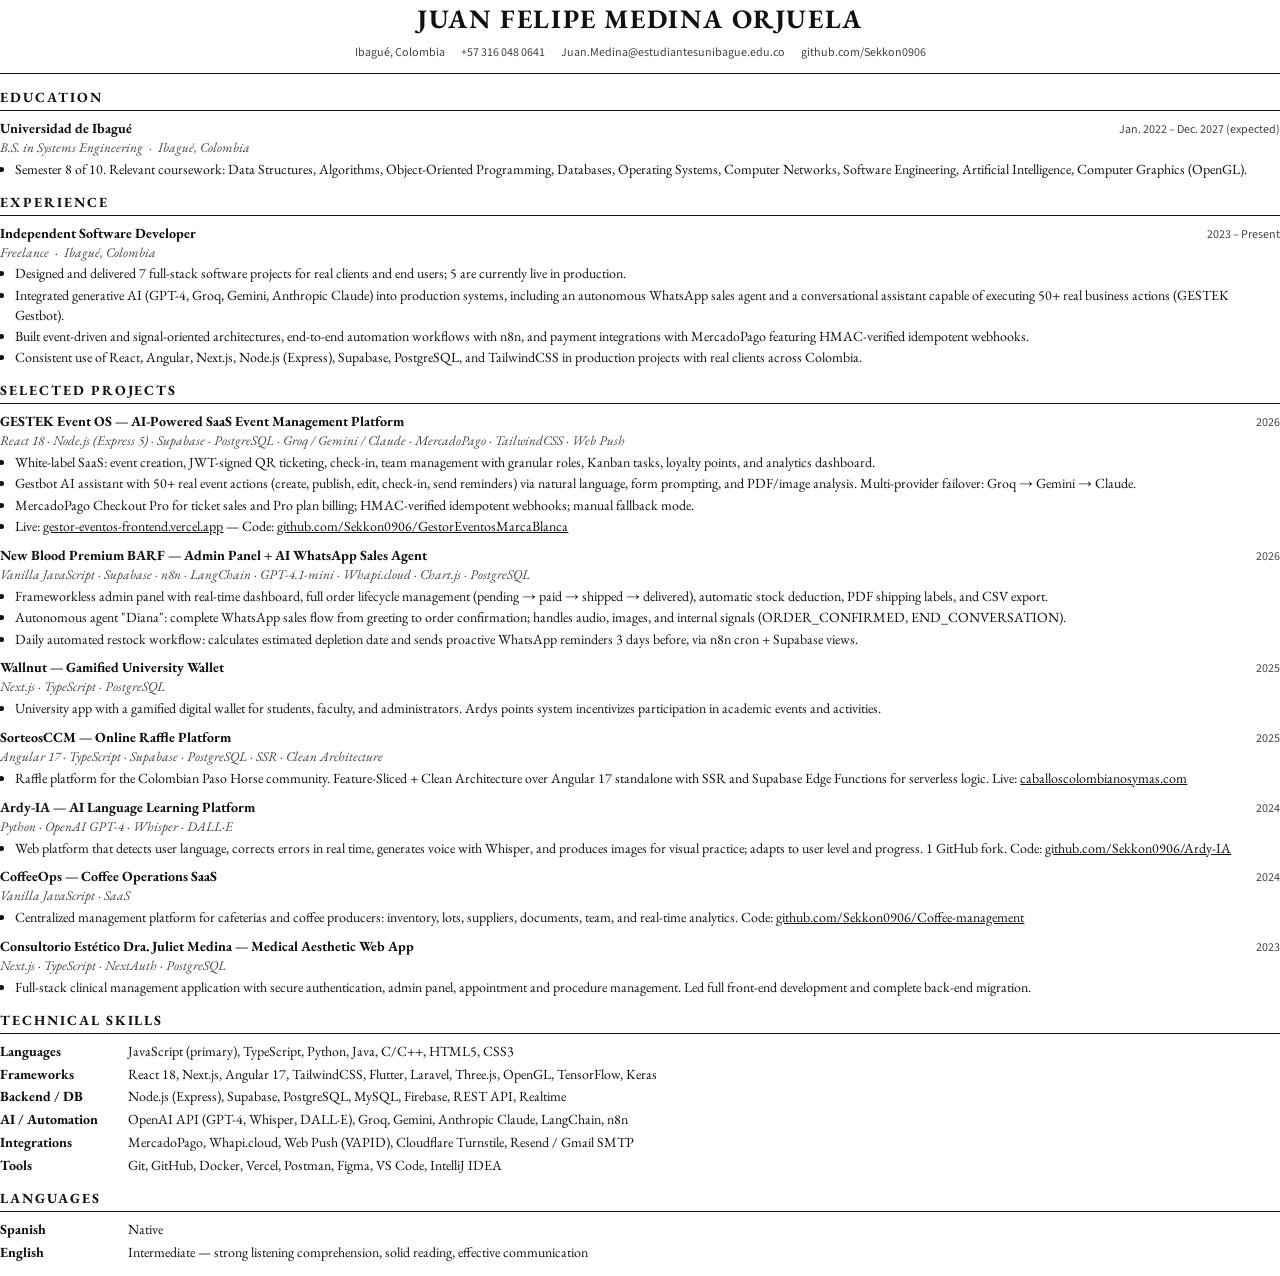
<file: cv-en.html>
<!DOCTYPE html>
<html lang="en">
<head>
  <meta charset="UTF-8" />
  <style>
    @import url('https://fonts.googleapis.com/css2?family=EB+Garamond:ital,wght@0,400;0,600;0,700;1,400&family=Source+Sans+3:wght@400;600;700&display=swap');

    *, *::before, *::after { margin:0; padding:0; box-sizing:border-box; }

    :root {
      --serif: 'EB Garamond', 'Garamond', 'Times New Roman', serif;
      --sans:  'Source Sans 3', 'Helvetica Neue', Arial, sans-serif;
      --ink:   #111;
      --mid:   #444;
    }

    html { font-size: 10.5pt; }

    body {
      font-family: var(--serif);
      color: var(--ink);
      background: #fff;
      line-height: 1.42;
      padding: 0;
      margin: 0;
    }

    header {
      text-align: center;
      margin-bottom: 14px;
      padding-bottom: 10px;
      border-bottom: 1.5px solid #111;
    }
    header h1 {
      font-family: var(--serif);
      font-size: 20pt;
      font-weight: 700;
      letter-spacing: .06em;
      text-transform: uppercase;
      margin-bottom: 5px;
    }
    .contact-line {
      font-family: var(--sans);
      font-size: 9pt;
      color: var(--mid);
      display: flex;
      justify-content: center;
      flex-wrap: wrap;
      gap: 0 16px;
      line-height: 1.7;
    }
    .contact-line a { color: var(--mid); text-decoration: none; }

    section { margin-bottom: 13px; }

    .section-title {
      font-family: var(--serif);
      font-size: 10.5pt;
      font-weight: 700;
      letter-spacing: .14em;
      text-transform: uppercase;
      border-bottom: 1px solid #111;
      padding-bottom: 2px;
      margin-bottom: 8px;
    }

    .entry { margin-bottom: 9px; }
    .entry:last-child { margin-bottom: 0; }

    .entry-header {
      display: flex;
      justify-content: space-between;
      align-items: baseline;
      gap: 6px;
    }
    .entry-title {
      font-family: var(--serif);
      font-weight: 700;
      font-size: 10.5pt;
    }
    .entry-date {
      font-family: var(--sans);
      font-size: 9pt;
      color: var(--mid);
      white-space: nowrap;
      flex-shrink: 0;
    }
    .entry-sub {
      font-family: var(--serif);
      font-style: italic;
      font-size: 10pt;
      color: var(--mid);
      margin-bottom: 2px;
    }
    .entry-body { font-family: var(--serif); font-size: 10.5pt; }
    .entry-body ul { padding-left: 1.1em; margin-top: 1px; }
    .entry-body li { margin-bottom: 1.5px; }
    .entry-body a { color: var(--ink); }

    .skills-grid {
      display: grid;
      grid-template-columns: 120px 1fr;
      gap: 3px 8px;
      font-size: 10.5pt;
    }
    .skill-cat { font-weight: 700; }

    @page { size: letter; margin: 18mm 18mm 18mm 20mm; }
  </style>
</head>
<body>

  <header>
    <h1>Juan Felipe Medina Orjuela</h1>
    <div class="contact-line">
      <span>Ibagué, Colombia</span>
      <span>+57 316 048 0641</span>
      <a href="mailto:Juan.Medina@estudiantesunibague.edu.co">Juan.Medina@estudiantesunibague.edu.co</a>
      <a href="https://github.com/Sekkon0906">github.com/Sekkon0906</a>
    </div>
  </header>

  <!-- EDUCATION -->
  <section>
    <div class="section-title">Education</div>
    <div class="entry">
      <div class="entry-header">
        <span class="entry-title">Universidad de Ibagué</span>
        <span class="entry-date">Jan. 2022 – Dec. 2027 (expected)</span>
      </div>
      <div class="entry-sub">B.S. in Systems Engineering &nbsp;·&nbsp; Ibagué, Colombia</div>
      <div class="entry-body">
        <ul>
          <li>Semester 8 of 10. Relevant coursework: Data Structures, Algorithms, Object-Oriented Programming, Databases, Operating Systems, Computer Networks, Software Engineering, Artificial Intelligence, Computer Graphics (OpenGL).</li>
        </ul>
      </div>
    </div>
  </section>

  <!-- EXPERIENCE -->
  <section>
    <div class="section-title">Experience</div>
    <div class="entry">
      <div class="entry-header">
        <span class="entry-title">Independent Software Developer</span>
        <span class="entry-date">2023 – Present</span>
      </div>
      <div class="entry-sub">Freelance &nbsp;·&nbsp; Ibagué, Colombia</div>
      <div class="entry-body">
        <ul>
          <li>Designed and delivered 7 full-stack software projects for real clients and end users; 5 are currently live in production.</li>
          <li>Integrated generative AI (GPT-4, Groq, Gemini, Anthropic Claude) into production systems, including an autonomous WhatsApp sales agent and a conversational assistant capable of executing 50+ real business actions (GESTEK Gestbot).</li>
          <li>Built event-driven and signal-oriented architectures, end-to-end automation workflows with n8n, and payment integrations with MercadoPago featuring HMAC-verified idempotent webhooks.</li>
          <li>Consistent use of React, Angular, Next.js, Node.js (Express), Supabase, PostgreSQL, and TailwindCSS in production projects with real clients across Colombia.</li>
        </ul>
      </div>
    </div>
  </section>

  <!-- PROJECTS -->
  <section>
    <div class="section-title">Selected Projects</div>

    <div class="entry">
      <div class="entry-header">
        <span class="entry-title">GESTEK Event OS — AI-Powered SaaS Event Management Platform</span>
        <span class="entry-date">2026</span>
      </div>
      <div class="entry-sub">React 18 · Node.js (Express 5) · Supabase · PostgreSQL · Groq / Gemini / Claude · MercadoPago · TailwindCSS · Web Push</div>
      <div class="entry-body">
        <ul>
          <li>White-label SaaS: event creation, JWT-signed QR ticketing, check-in, team management with granular roles, Kanban tasks, loyalty points, and analytics dashboard.</li>
          <li>Gestbot AI assistant with 50+ real event actions (create, publish, edit, check-in, send reminders) via natural language, form prompting, and PDF/image analysis. Multi-provider failover: Groq → Gemini → Claude.</li>
          <li>MercadoPago Checkout Pro for ticket sales and Pro plan billing; HMAC-verified idempotent webhooks; manual fallback mode.</li>
          <li>Live: <a href="https://gestor-eventos-frontend.vercel.app/">gestor-eventos-frontend.vercel.app</a> — Code: <a href="https://github.com/Sekkon0906/GestorEventosMarcaBlanca">github.com/Sekkon0906/GestorEventosMarcaBlanca</a></li>
        </ul>
      </div>
    </div>

    <div class="entry">
      <div class="entry-header">
        <span class="entry-title">New Blood Premium BARF — Admin Panel + AI WhatsApp Sales Agent</span>
        <span class="entry-date">2026</span>
      </div>
      <div class="entry-sub">Vanilla JavaScript · Supabase · n8n · LangChain · GPT-4.1-mini · Whapi.cloud · Chart.js · PostgreSQL</div>
      <div class="entry-body">
        <ul>
          <li>Frameworkless admin panel with real-time dashboard, full order lifecycle management (pending → paid → shipped → delivered), automatic stock deduction, PDF shipping labels, and CSV export.</li>
          <li>Autonomous agent "Diana": complete WhatsApp sales flow from greeting to order confirmation; handles audio, images, and internal signals (ORDER_CONFIRMED, END_CONVERSATION).</li>
          <li>Daily automated restock workflow: calculates estimated depletion date and sends proactive WhatsApp reminders 3 days before, via n8n cron + Supabase views.</li>
        </ul>
      </div>
    </div>

    <div class="entry">
      <div class="entry-header">
        <span class="entry-title">Wallnut — Gamified University Wallet</span>
        <span class="entry-date">2025</span>
      </div>
      <div class="entry-sub">Next.js · TypeScript · PostgreSQL</div>
      <div class="entry-body">
        <ul>
          <li>University app with a gamified digital wallet for students, faculty, and administrators. Ardys points system incentivizes participation in academic events and activities.</li>
        </ul>
      </div>
    </div>

    <div class="entry">
      <div class="entry-header">
        <span class="entry-title">SorteosCCM — Online Raffle Platform</span>
        <span class="entry-date">2025</span>
      </div>
      <div class="entry-sub">Angular 17 · TypeScript · Supabase · PostgreSQL · SSR · Clean Architecture</div>
      <div class="entry-body">
        <ul>
          <li>Raffle platform for the Colombian Paso Horse community. Feature-Sliced + Clean Architecture over Angular 17 standalone with SSR and Supabase Edge Functions for serverless logic. Live: <a href="https://caballoscolombianosymas.com/">caballoscolombianosymas.com</a></li>
        </ul>
      </div>
    </div>

    <div class="entry">
      <div class="entry-header">
        <span class="entry-title">Ardy-IA — AI Language Learning Platform</span>
        <span class="entry-date">2024</span>
      </div>
      <div class="entry-sub">Python · OpenAI GPT-4 · Whisper · DALL·E</div>
      <div class="entry-body">
        <ul>
          <li>Web platform that detects user language, corrects errors in real time, generates voice with Whisper, and produces images for visual practice; adapts to user level and progress. 1 GitHub fork. Code: <a href="https://github.com/Sekkon0906/Ardy-IA">github.com/Sekkon0906/Ardy-IA</a></li>
        </ul>
      </div>
    </div>

    <div class="entry">
      <div class="entry-header">
        <span class="entry-title">CoffeeOps — Coffee Operations SaaS</span>
        <span class="entry-date">2024</span>
      </div>
      <div class="entry-sub">Vanilla JavaScript · SaaS</div>
      <div class="entry-body">
        <ul>
          <li>Centralized management platform for cafeterias and coffee producers: inventory, lots, suppliers, documents, team, and real-time analytics. Code: <a href="https://github.com/Sekkon0906/Coffee-management">github.com/Sekkon0906/Coffee-management</a></li>
        </ul>
      </div>
    </div>

    <div class="entry">
      <div class="entry-header">
        <span class="entry-title">Consultorio Estético Dra. Juliet Medina — Medical Aesthetic Web App</span>
        <span class="entry-date">2023</span>
      </div>
      <div class="entry-sub">Next.js · TypeScript · NextAuth · PostgreSQL</div>
      <div class="entry-body">
        <ul>
          <li>Full-stack clinical management application with secure authentication, admin panel, appointment and procedure management. Led full front-end development and complete back-end migration.</li>
        </ul>
      </div>
    </div>

  </section>

  <!-- SKILLS -->
  <section>
    <div class="section-title">Technical Skills</div>
    <div class="skills-grid">
      <span class="skill-cat">Languages</span>
      <span>JavaScript (primary), TypeScript, Python, Java, C/C++, HTML5, CSS3</span>

      <span class="skill-cat">Frameworks</span>
      <span>React 18, Next.js, Angular 17, TailwindCSS, Flutter, Laravel, Three.js, OpenGL, TensorFlow, Keras</span>

      <span class="skill-cat">Backend / DB</span>
      <span>Node.js (Express), Supabase, PostgreSQL, MySQL, Firebase, REST API, Realtime</span>

      <span class="skill-cat">AI / Automation</span>
      <span>OpenAI API (GPT-4, Whisper, DALL·E), Groq, Gemini, Anthropic Claude, LangChain, n8n</span>

      <span class="skill-cat">Integrations</span>
      <span>MercadoPago, Whapi.cloud, Web Push (VAPID), Cloudflare Turnstile, Resend / Gmail SMTP</span>

      <span class="skill-cat">Tools</span>
      <span>Git, GitHub, Docker, Vercel, Postman, Figma, VS Code, IntelliJ IDEA</span>
    </div>
  </section>

  <!-- LANGUAGES -->
  <section>
    <div class="section-title">Languages</div>
    <div class="skills-grid">
      <span class="skill-cat">Spanish</span>
      <span>Native</span>
      <span class="skill-cat">English</span>
      <span>Intermediate — strong listening comprehension, solid reading, effective communication</span>
    </div>
  </section>

</body>
</html>
</file>
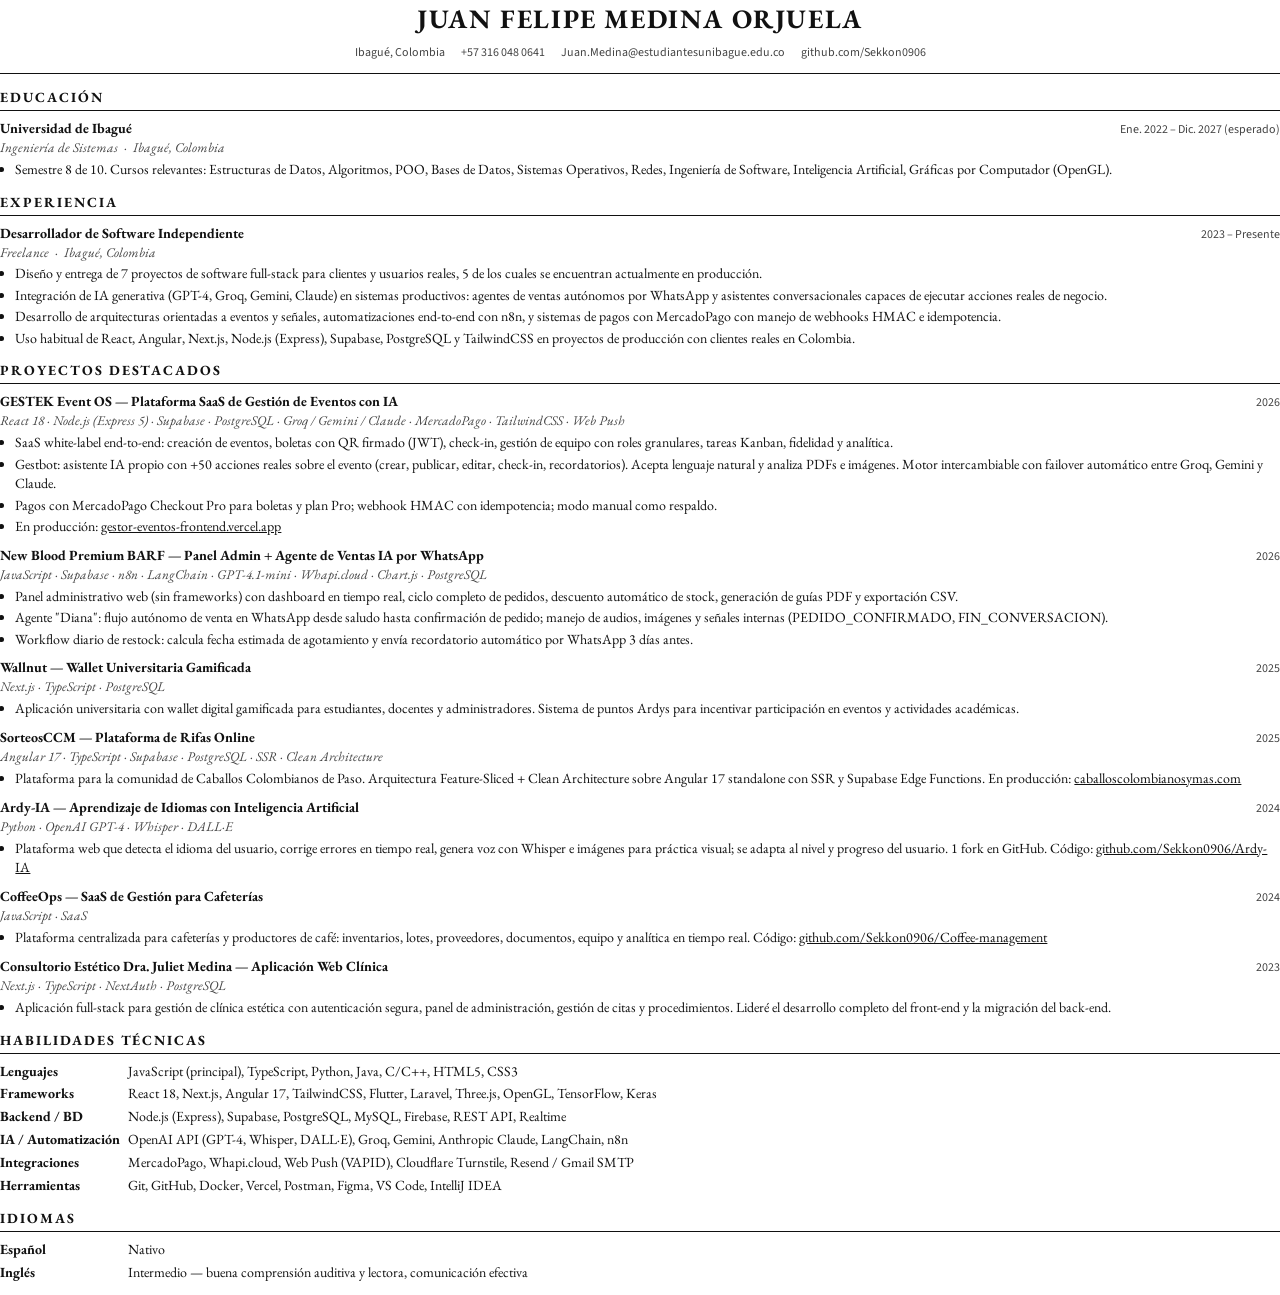
<file: cv-es.html>
<!DOCTYPE html>
<html lang="es">
<head>
  <meta charset="UTF-8" />
  <style>
    @import url('https://fonts.googleapis.com/css2?family=EB+Garamond:ital,wght@0,400;0,600;0,700;1,400&family=Source+Sans+3:wght@400;600;700&display=swap');

    *, *::before, *::after { margin:0; padding:0; box-sizing:border-box; }

    :root {
      --serif: 'EB Garamond', 'Garamond', 'Times New Roman', serif;
      --sans:  'Source Sans 3', 'Helvetica Neue', Arial, sans-serif;
      --ink:   #111;
      --mid:   #444;
    }

    html { font-size: 10.5pt; }

    body {
      font-family: var(--serif);
      color: var(--ink);
      background: #fff;
      line-height: 1.42;
      padding: 0;
      margin: 0;
    }

    /* ── Header ── */
    header {
      text-align: center;
      margin-bottom: 14px;
      padding-bottom: 10px;
      border-bottom: 1.5px solid #111;
    }
    header h1 {
      font-family: var(--serif);
      font-size: 20pt;
      font-weight: 700;
      letter-spacing: .06em;
      text-transform: uppercase;
      margin-bottom: 5px;
    }
    .contact-line {
      font-family: var(--sans);
      font-size: 9pt;
      color: var(--mid);
      display: flex;
      justify-content: center;
      flex-wrap: wrap;
      gap: 0 16px;
      line-height: 1.7;
    }
    .contact-line a { color: var(--mid); text-decoration: none; }

    /* ── Section ── */
    section { margin-bottom: 13px; }

    .section-title {
      font-family: var(--serif);
      font-size: 10.5pt;
      font-weight: 700;
      letter-spacing: .14em;
      text-transform: uppercase;
      border-bottom: 1px solid #111;
      padding-bottom: 2px;
      margin-bottom: 8px;
    }

    /* ── Entry ── */
    .entry { margin-bottom: 9px; }
    .entry:last-child { margin-bottom: 0; }

    .entry-header {
      display: flex;
      justify-content: space-between;
      align-items: baseline;
      gap: 6px;
    }
    .entry-title {
      font-family: var(--serif);
      font-weight: 700;
      font-size: 10.5pt;
    }
    .entry-date {
      font-family: var(--sans);
      font-size: 9pt;
      color: var(--mid);
      white-space: nowrap;
      flex-shrink: 0;
    }
    .entry-sub {
      font-family: var(--serif);
      font-style: italic;
      font-size: 10pt;
      color: var(--mid);
      margin-bottom: 2px;
    }
    .entry-body { font-family: var(--serif); font-size: 10.5pt; }
    .entry-body ul { padding-left: 1.1em; margin-top: 1px; }
    .entry-body li { margin-bottom: 1.5px; }
    .entry-body a { color: var(--ink); }

    /* ── Skills ── */
    .skills-grid {
      display: grid;
      grid-template-columns: 120px 1fr;
      gap: 3px 8px;
      font-size: 10.5pt;
    }
    .skill-cat { font-weight: 700; }

    @page { size: letter; margin: 18mm 18mm 18mm 20mm; }
  </style>
</head>
<body>

  <header>
    <h1>Juan Felipe Medina Orjuela</h1>
    <div class="contact-line">
      <span>Ibagué, Colombia</span>
      <span>+57 316 048 0641</span>
      <a href="mailto:Juan.Medina@estudiantesunibague.edu.co">Juan.Medina@estudiantesunibague.edu.co</a>
      <a href="https://github.com/Sekkon0906">github.com/Sekkon0906</a>
    </div>
  </header>

  <!-- EDUCACIÓN -->
  <section>
    <div class="section-title">Educación</div>
    <div class="entry">
      <div class="entry-header">
        <span class="entry-title">Universidad de Ibagué</span>
        <span class="entry-date">Ene. 2022 – Dic. 2027 (esperado)</span>
      </div>
      <div class="entry-sub">Ingeniería de Sistemas &nbsp;·&nbsp; Ibagué, Colombia</div>
      <div class="entry-body">
        <ul>
          <li>Semestre 8 de 10. Cursos relevantes: Estructuras de Datos, Algoritmos, POO, Bases de Datos, Sistemas Operativos, Redes, Ingeniería de Software, Inteligencia Artificial, Gráficas por Computador (OpenGL).</li>
        </ul>
      </div>
    </div>
  </section>

  <!-- EXPERIENCIA -->
  <section>
    <div class="section-title">Experiencia</div>
    <div class="entry">
      <div class="entry-header">
        <span class="entry-title">Desarrollador de Software Independiente</span>
        <span class="entry-date">2023 – Presente</span>
      </div>
      <div class="entry-sub">Freelance &nbsp;·&nbsp; Ibagué, Colombia</div>
      <div class="entry-body">
        <ul>
          <li>Diseño y entrega de 7 proyectos de software full-stack para clientes y usuarios reales, 5 de los cuales se encuentran actualmente en producción.</li>
          <li>Integración de IA generativa (GPT-4, Groq, Gemini, Claude) en sistemas productivos: agentes de ventas autónomos por WhatsApp y asistentes conversacionales capaces de ejecutar acciones reales de negocio.</li>
          <li>Desarrollo de arquitecturas orientadas a eventos y señales, automatizaciones end-to-end con n8n, y sistemas de pagos con MercadoPago con manejo de webhooks HMAC e idempotencia.</li>
          <li>Uso habitual de React, Angular, Next.js, Node.js (Express), Supabase, PostgreSQL y TailwindCSS en proyectos de producción con clientes reales en Colombia.</li>
        </ul>
      </div>
    </div>
  </section>

  <!-- PROYECTOS -->
  <section>
    <div class="section-title">Proyectos Destacados</div>

    <div class="entry">
      <div class="entry-header">
        <span class="entry-title">GESTEK Event OS — Plataforma SaaS de Gestión de Eventos con IA</span>
        <span class="entry-date">2026</span>
      </div>
      <div class="entry-sub">React 18 · Node.js (Express 5) · Supabase · PostgreSQL · Groq / Gemini / Claude · MercadoPago · TailwindCSS · Web Push</div>
      <div class="entry-body">
        <ul>
          <li>SaaS white-label end-to-end: creación de eventos, boletas con QR firmado (JWT), check-in, gestión de equipo con roles granulares, tareas Kanban, fidelidad y analítica.</li>
          <li>Gestbot: asistente IA propio con +50 acciones reales sobre el evento (crear, publicar, editar, check-in, recordatorios). Acepta lenguaje natural y analiza PDFs e imágenes. Motor intercambiable con failover automático entre Groq, Gemini y Claude.</li>
          <li>Pagos con MercadoPago Checkout Pro para boletas y plan Pro; webhook HMAC con idempotencia; modo manual como respaldo.</li>
          <li>En producción: <a href="https://gestor-eventos-frontend.vercel.app/">gestor-eventos-frontend.vercel.app</a></li>
        </ul>
      </div>
    </div>

    <div class="entry">
      <div class="entry-header">
        <span class="entry-title">New Blood Premium BARF — Panel Admin + Agente de Ventas IA por WhatsApp</span>
        <span class="entry-date">2026</span>
      </div>
      <div class="entry-sub">JavaScript · Supabase · n8n · LangChain · GPT-4.1-mini · Whapi.cloud · Chart.js · PostgreSQL</div>
      <div class="entry-body">
        <ul>
          <li>Panel administrativo web (sin frameworks) con dashboard en tiempo real, ciclo completo de pedidos, descuento automático de stock, generación de guías PDF y exportación CSV.</li>
          <li>Agente "Diana": flujo autónomo de venta en WhatsApp desde saludo hasta confirmación de pedido; manejo de audios, imágenes y señales internas (PEDIDO_CONFIRMADO, FIN_CONVERSACION).</li>
          <li>Workflow diario de restock: calcula fecha estimada de agotamiento y envía recordatorio automático por WhatsApp 3 días antes.</li>
        </ul>
      </div>
    </div>

    <div class="entry">
      <div class="entry-header">
        <span class="entry-title">Wallnut — Wallet Universitaria Gamificada</span>
        <span class="entry-date">2025</span>
      </div>
      <div class="entry-sub">Next.js · TypeScript · PostgreSQL</div>
      <div class="entry-body">
        <ul>
          <li>Aplicación universitaria con wallet digital gamificada para estudiantes, docentes y administradores. Sistema de puntos Ardys para incentivar participación en eventos y actividades académicas.</li>
        </ul>
      </div>
    </div>

    <div class="entry">
      <div class="entry-header">
        <span class="entry-title">SorteosCCM — Plataforma de Rifas Online</span>
        <span class="entry-date">2025</span>
      </div>
      <div class="entry-sub">Angular 17 · TypeScript · Supabase · PostgreSQL · SSR · Clean Architecture</div>
      <div class="entry-body">
        <ul>
          <li>Plataforma para la comunidad de Caballos Colombianos de Paso. Arquitectura Feature-Sliced + Clean Architecture sobre Angular 17 standalone con SSR y Supabase Edge Functions. En producción: <a href="https://caballoscolombianosymas.com/">caballoscolombianosymas.com</a></li>
        </ul>
      </div>
    </div>

    <div class="entry">
      <div class="entry-header">
        <span class="entry-title">Ardy-IA — Aprendizaje de Idiomas con Inteligencia Artificial</span>
        <span class="entry-date">2024</span>
      </div>
      <div class="entry-sub">Python · OpenAI GPT-4 · Whisper · DALL·E</div>
      <div class="entry-body">
        <ul>
          <li>Plataforma web que detecta el idioma del usuario, corrige errores en tiempo real, genera voz con Whisper e imágenes para práctica visual; se adapta al nivel y progreso del usuario. 1 fork en GitHub. Código: <a href="https://github.com/Sekkon0906/Ardy-IA">github.com/Sekkon0906/Ardy-IA</a></li>
        </ul>
      </div>
    </div>

    <div class="entry">
      <div class="entry-header">
        <span class="entry-title">CoffeeOps — SaaS de Gestión para Cafeterías</span>
        <span class="entry-date">2024</span>
      </div>
      <div class="entry-sub">JavaScript · SaaS</div>
      <div class="entry-body">
        <ul>
          <li>Plataforma centralizada para cafeterías y productores de café: inventarios, lotes, proveedores, documentos, equipo y analítica en tiempo real. Código: <a href="https://github.com/Sekkon0906/Coffee-management">github.com/Sekkon0906/Coffee-management</a></li>
        </ul>
      </div>
    </div>

    <div class="entry">
      <div class="entry-header">
        <span class="entry-title">Consultorio Estético Dra. Juliet Medina — Aplicación Web Clínica</span>
        <span class="entry-date">2023</span>
      </div>
      <div class="entry-sub">Next.js · TypeScript · NextAuth · PostgreSQL</div>
      <div class="entry-body">
        <ul>
          <li>Aplicación full-stack para gestión de clínica estética con autenticación segura, panel de administración, gestión de citas y procedimientos. Lideré el desarrollo completo del front-end y la migración del back-end.</li>
        </ul>
      </div>
    </div>

  </section>

  <!-- HABILIDADES -->
  <section>
    <div class="section-title">Habilidades Técnicas</div>
    <div class="skills-grid">
      <span class="skill-cat">Lenguajes</span>
      <span>JavaScript (principal), TypeScript, Python, Java, C/C++, HTML5, CSS3</span>

      <span class="skill-cat">Frameworks</span>
      <span>React 18, Next.js, Angular 17, TailwindCSS, Flutter, Laravel, Three.js, OpenGL, TensorFlow, Keras</span>

      <span class="skill-cat">Backend / BD</span>
      <span>Node.js (Express), Supabase, PostgreSQL, MySQL, Firebase, REST API, Realtime</span>

      <span class="skill-cat">IA / Automatización</span>
      <span>OpenAI API (GPT-4, Whisper, DALL·E), Groq, Gemini, Anthropic Claude, LangChain, n8n</span>

      <span class="skill-cat">Integraciones</span>
      <span>MercadoPago, Whapi.cloud, Web Push (VAPID), Cloudflare Turnstile, Resend / Gmail SMTP</span>

      <span class="skill-cat">Herramientas</span>
      <span>Git, GitHub, Docker, Vercel, Postman, Figma, VS Code, IntelliJ IDEA</span>
    </div>
  </section>

  <!-- IDIOMAS -->
  <section>
    <div class="section-title">Idiomas</div>
    <div class="skills-grid">
      <span class="skill-cat">Español</span>
      <span>Nativo</span>
      <span class="skill-cat">Inglés</span>
      <span>Intermedio — buena comprensión auditiva y lectora, comunicación efectiva</span>
    </div>
  </section>

</body>
</html>
</file>
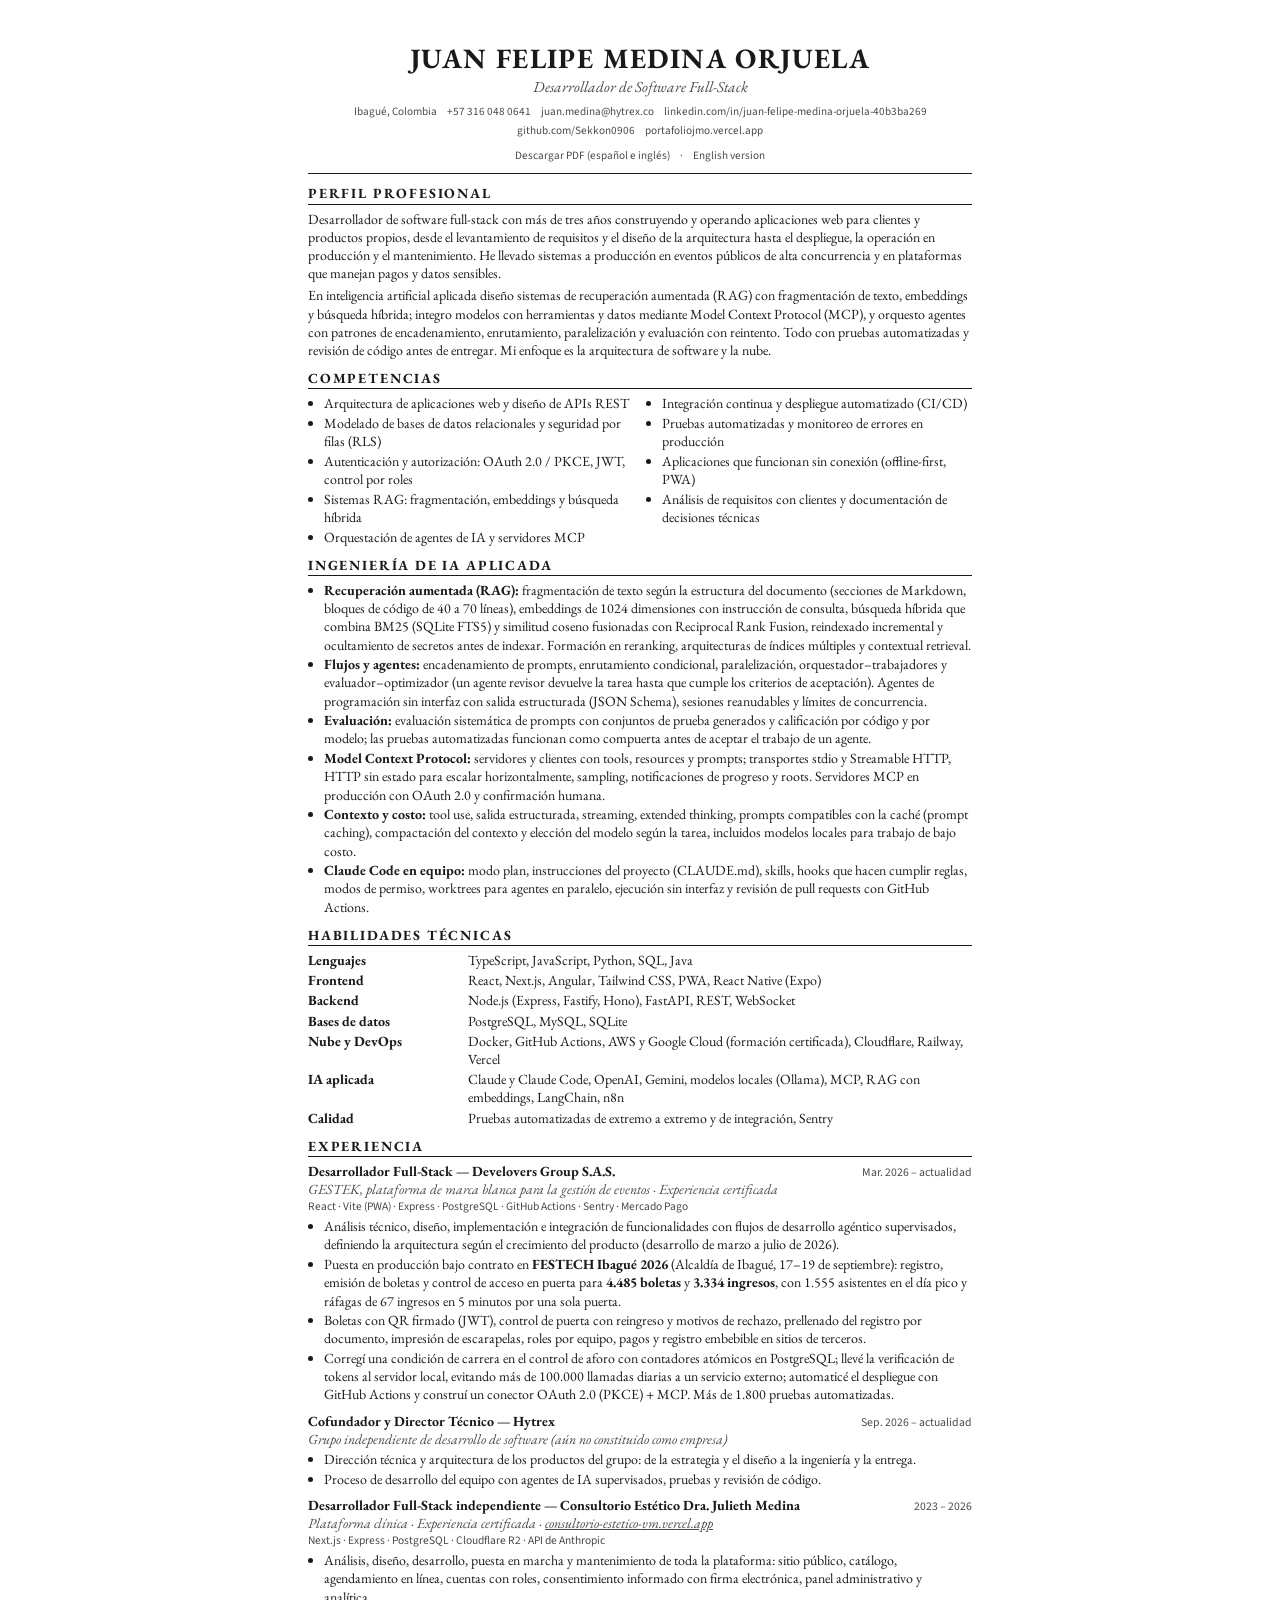
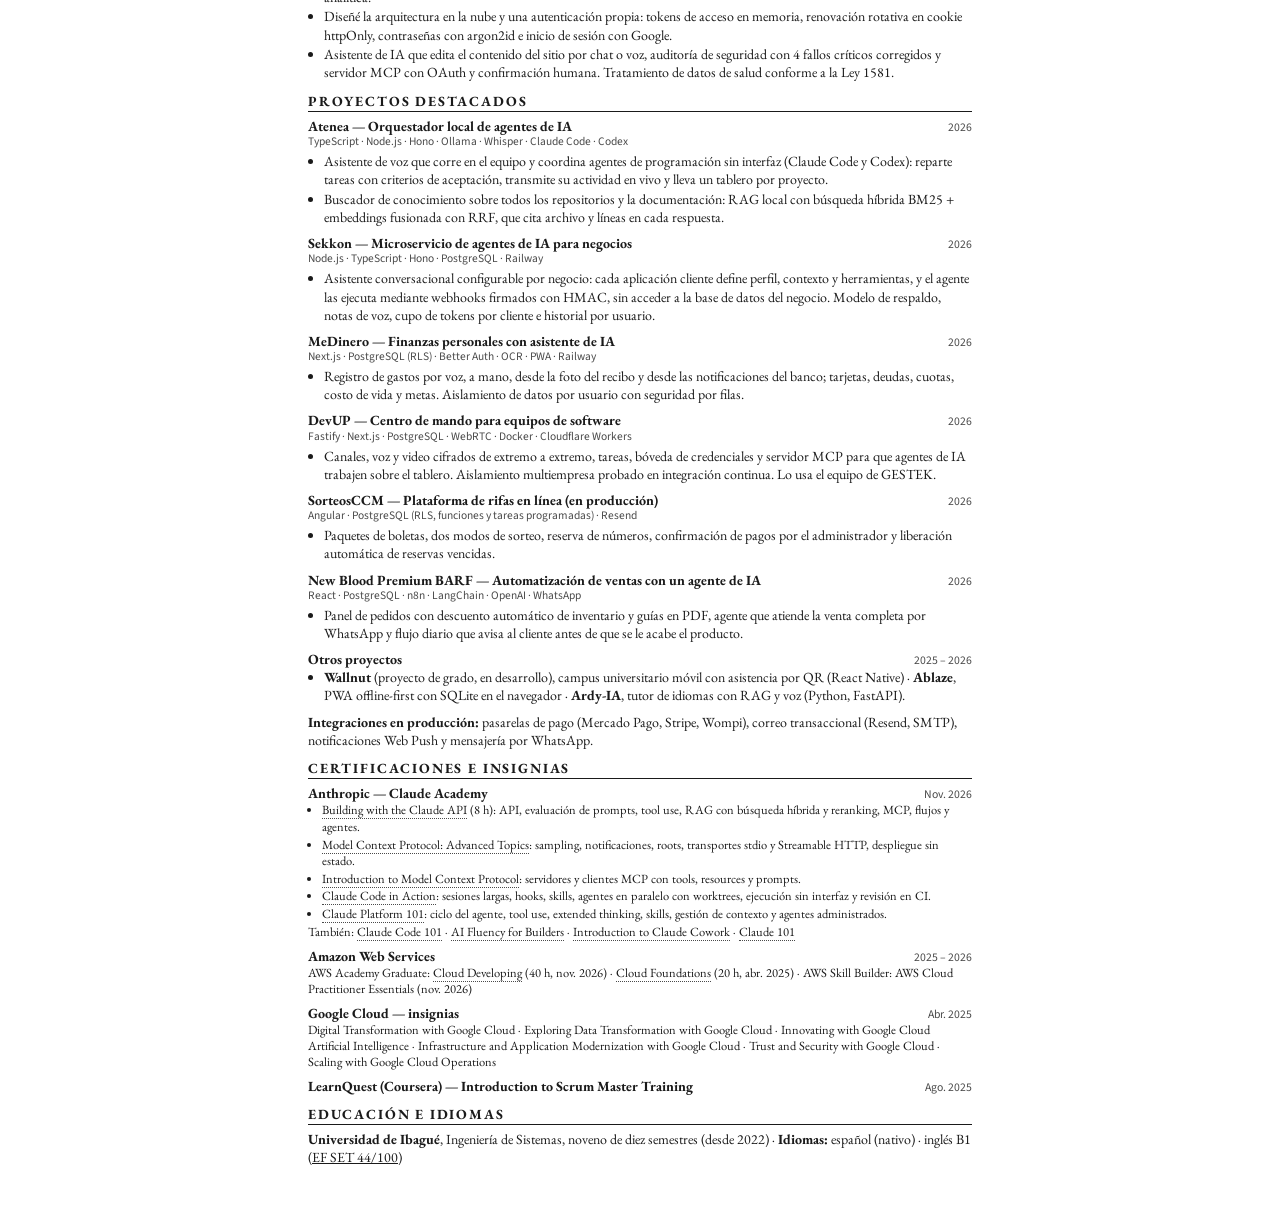
<file: cv-juan-felipe-medina-es.html>
<!DOCTYPE html>
<html lang="es">
<head>
  <meta charset="UTF-8" />
  <meta name="viewport" content="width=device-width, initial-scale=1.0" />
  <meta name="description" content="Hoja de vida de Juan Felipe Medina Orjuela, desarrollador de software full-stack: arquitectura de aplicaciones web, desarrollo con agentes de IA y despliegue en la nube." />
  <meta name="author" content="Juan Felipe Medina Orjuela" />
  <link rel="canonical" href="https://portafoliojmo.vercel.app/cv-juan-felipe-medina-es.html" />
  <title>Hoja de vida — Juan Felipe Medina Orjuela</title>
  <link rel="stylesheet" href="css/cv.css" />
</head>
<body>

<header>
  <h1>Juan Felipe Medina Orjuela</h1>
  <div class="cargo">Desarrollador de Software Full-Stack</div>
  <div class="contacto">
    <span>Ibagué, Colombia</span>
    <span>+57 316 048 0641</span>
    <a href="mailto:juan.medina@hytrex.co">juan.medina@hytrex.co</a>
    <a href="https://www.linkedin.com/in/juan-felipe-medina-orjuela-40b3ba269">linkedin.com/in/juan-felipe-medina-orjuela-40b3ba269</a>
    <a href="https://github.com/Sekkon0906">github.com/Sekkon0906</a>
    <a href="https://portafoliojmo.vercel.app/">portafoliojmo.vercel.app</a>
  </div>
  <div class="contacto no-print"><a href="assets/cv/CV_Juan_Felipe_Medina_Orjuela.pdf" download>Descargar PDF (español e inglés)</a> · <a href="cv-juan-felipe-medina.html">English version</a></div>
</header>

<section>
  <h2>Perfil profesional</h2>
  <p>Desarrollador de software full-stack con más de tres años construyendo y operando aplicaciones web para clientes y productos propios, desde el levantamiento de requisitos y el diseño de la arquitectura hasta el despliegue, la operación en producción y el mantenimiento. He llevado sistemas a producción en eventos públicos de alta concurrencia y en plataformas que manejan pagos y datos sensibles.</p>
  <p>En inteligencia artificial aplicada diseño sistemas de recuperación aumentada (RAG) con fragmentación de texto, embeddings y búsqueda híbrida; integro modelos con herramientas y datos mediante Model Context Protocol (MCP), y orquesto agentes con patrones de encadenamiento, enrutamiento, paralelización y evaluación con reintento. Todo con pruebas automatizadas y revisión de código antes de entregar. Mi enfoque es la arquitectura de software y la nube.</p>
</section>

<section>
  <h2>Competencias</h2>
  <ul class="dos-col">
    <li>Arquitectura de aplicaciones web y diseño de APIs REST</li>
    <li>Modelado de bases de datos relacionales y seguridad por filas (RLS)</li>
    <li>Autenticación y autorización: OAuth 2.0 / PKCE, JWT, control por roles</li>
    <li>Sistemas RAG: fragmentación, embeddings y búsqueda híbrida</li>
    <li>Orquestación de agentes de IA y servidores MCP</li>
    <li>Integración continua y despliegue automatizado (CI/CD)</li>
    <li>Pruebas automatizadas y monitoreo de errores en producción</li>
    <li>Aplicaciones que funcionan sin conexión (offline-first, PWA)</li>
    <li>Análisis de requisitos con clientes y documentación de decisiones técnicas</li>
  </ul>
</section>

<section>
  <h2>Ingeniería de IA aplicada</h2>
  <ul>
    <li><strong>Recuperación aumentada (RAG):</strong> fragmentación de texto según la estructura del documento (secciones de Markdown, bloques de código de 40 a 70 líneas), embeddings de 1024 dimensiones con instrucción de consulta, búsqueda híbrida que combina BM25 (SQLite FTS5) y similitud coseno fusionadas con Reciprocal Rank Fusion, reindexado incremental y ocultamiento de secretos antes de indexar. Formación en reranking, arquitecturas de índices múltiples y contextual retrieval.</li>
    <li><strong>Flujos y agentes:</strong> encadenamiento de prompts, enrutamiento condicional, paralelización, orquestador–trabajadores y evaluador–optimizador (un agente revisor devuelve la tarea hasta que cumple los criterios de aceptación). Agentes de programación sin interfaz con salida estructurada (JSON Schema), sesiones reanudables y límites de concurrencia.</li>
    <li><strong>Evaluación:</strong> evaluación sistemática de prompts con conjuntos de prueba generados y calificación por código y por modelo; las pruebas automatizadas funcionan como compuerta antes de aceptar el trabajo de un agente.</li>
    <li><strong>Model Context Protocol:</strong> servidores y clientes con tools, resources y prompts; transportes stdio y Streamable HTTP, HTTP sin estado para escalar horizontalmente, sampling, notificaciones de progreso y roots. Servidores MCP en producción con OAuth 2.0 y confirmación humana.</li>
    <li><strong>Contexto y costo:</strong> tool use, salida estructurada, streaming, extended thinking, prompts compatibles con la caché (prompt caching), compactación del contexto y elección del modelo según la tarea, incluidos modelos locales para trabajo de bajo costo.</li>
    <li><strong>Claude Code en equipo:</strong> modo plan, instrucciones del proyecto (CLAUDE.md), skills, hooks que hacen cumplir reglas, modos de permiso, worktrees para agentes en paralelo, ejecución sin interfaz y revisión de pull requests con GitHub Actions.</li>
  </ul>
</section>

<section>
  <h2>Habilidades técnicas</h2>
  <div class="rejilla">
    <span class="cat">Lenguajes</span><span>TypeScript, JavaScript, Python, SQL, Java</span>
    <span class="cat">Frontend</span><span>React, Next.js, Angular, Tailwind CSS, PWA, React Native (Expo)</span>
    <span class="cat">Backend</span><span>Node.js (Express, Fastify, Hono), FastAPI, REST, WebSocket</span>
    <span class="cat">Bases de datos</span><span>PostgreSQL, MySQL, SQLite</span>
    <span class="cat">Nube y DevOps</span><span>Docker, GitHub Actions, AWS y Google Cloud (formación certificada), Cloudflare, Railway, Vercel</span>
    <span class="cat">IA aplicada</span><span>Claude y Claude Code, OpenAI, Gemini, modelos locales (Ollama), MCP, RAG con embeddings, LangChain, n8n</span>
    <span class="cat">Calidad</span><span>Pruebas automatizadas de extremo a extremo y de integración, Sentry</span>
  </div>
</section>

<section>
  <h2>Experiencia</h2>

  <div class="entrada">
    <div class="fila"><span class="titulo">Desarrollador Full-Stack — Develovers Group S.A.S.</span><span class="fecha">Mar. 2026 – actualidad</span></div>
    <div class="sub">GESTEK, plataforma de marca blanca para la gestión de eventos · Experiencia certificada</div>
    <div class="tec">React · Vite (PWA) · Express · PostgreSQL · GitHub Actions · Sentry · Mercado Pago</div>
    <ul>
      <li>Análisis técnico, diseño, implementación e integración de funcionalidades con flujos de desarrollo agéntico supervisados, definiendo la arquitectura según el crecimiento del producto (desarrollo de marzo a julio de 2026).</li>
      <li>Puesta en producción bajo contrato en <strong>FESTECH Ibagué 2026</strong> (Alcaldía de Ibagué, 17–19 de septiembre): registro, emisión de boletas y control de acceso en puerta para <strong>4.485 boletas</strong> y <strong>3.334 ingresos</strong>, con 1.555 asistentes en el día pico y ráfagas de 67 ingresos en 5 minutos por una sola puerta.</li>
      <li>Boletas con QR firmado (JWT), control de puerta con reingreso y motivos de rechazo, prellenado del registro por documento, impresión de escarapelas, roles por equipo, pagos y registro embebible en sitios de terceros.</li>
      <li>Corregí una condición de carrera en el control de aforo con contadores atómicos en PostgreSQL; llevé la verificación de tokens al servidor local, evitando más de 100.000 llamadas diarias a un servicio externo; automaticé el despliegue con GitHub Actions y construí un conector OAuth 2.0 (PKCE) + MCP. Más de 1.800 pruebas automatizadas.</li>
    </ul>
  </div>

  <div class="entrada">
    <div class="fila"><span class="titulo">Cofundador y Director Técnico — Hytrex</span><span class="fecha">Sep. 2026 – actualidad</span></div>
    <div class="sub">Grupo independiente de desarrollo de software (aún no constituido como empresa)</div>
    <ul>
      <li>Dirección técnica y arquitectura de los productos del grupo: de la estrategia y el diseño a la ingeniería y la entrega.</li>
      <li>Proceso de desarrollo del equipo con agentes de IA supervisados, pruebas y revisión de código.</li>
    </ul>
  </div>

  <div class="entrada">
    <div class="fila"><span class="titulo">Desarrollador Full-Stack independiente — Consultorio Estético Dra. Julieth Medina</span><span class="fecha">2023 – 2026</span></div>
    <div class="sub">Plataforma clínica · Experiencia certificada · <a href="https://consultorio-estetico-vm.vercel.app/">consultorio-estetico-vm.vercel.app</a></div>
    <div class="tec">Next.js · Express · PostgreSQL · Cloudflare R2 · API de Anthropic</div>
    <ul>
      <li>Análisis, diseño, desarrollo, puesta en marcha y mantenimiento de toda la plataforma: sitio público, catálogo, agendamiento en línea, cuentas con roles, consentimiento informado con firma electrónica, panel administrativo y analítica.</li>
      <li>Diseñé la arquitectura en la nube y una autenticación propia: tokens de acceso en memoria, renovación rotativa en cookie httpOnly, contraseñas con argon2id e inicio de sesión con Google.</li>
      <li>Asistente de IA que edita el contenido del sitio por chat o voz, auditoría de seguridad con 4 fallos críticos corregidos y servidor MCP con OAuth y confirmación humana. Tratamiento de datos de salud conforme a la Ley 1581.</li>
    </ul>
  </div>
</section>

<section>
  <h2>Proyectos destacados</h2>

  <div class="entrada">
    <div class="fila"><span class="titulo">Atenea — Orquestador local de agentes de IA</span><span class="fecha">2026</span></div>
    <div class="tec">TypeScript · Node.js · Hono · Ollama · Whisper · Claude Code · Codex</div>
    <ul>
      <li>Asistente de voz que corre en el equipo y coordina agentes de programación sin interfaz (Claude Code y Codex): reparte tareas con criterios de aceptación, transmite su actividad en vivo y lleva un tablero por proyecto.</li>
      <li>Buscador de conocimiento sobre todos los repositorios y la documentación: RAG local con búsqueda híbrida BM25 + embeddings fusionada con RRF, que cita archivo y líneas en cada respuesta.</li>
    </ul>
  </div>

  <div class="entrada">
    <div class="fila"><span class="titulo">Sekkon — Microservicio de agentes de IA para negocios</span><span class="fecha">2026</span></div>
    <div class="tec">Node.js · TypeScript · Hono · PostgreSQL · Railway</div>
    <ul><li>Asistente conversacional configurable por negocio: cada aplicación cliente define perfil, contexto y herramientas, y el agente las ejecuta mediante webhooks firmados con HMAC, sin acceder a la base de datos del negocio. Modelo de respaldo, notas de voz, cupo de tokens por cliente e historial por usuario.</li></ul>
  </div>

  <div class="entrada">
    <div class="fila"><span class="titulo">MeDinero — Finanzas personales con asistente de IA</span><span class="fecha">2026</span></div>
    <div class="tec">Next.js · PostgreSQL (RLS) · Better Auth · OCR · PWA · Railway</div>
    <ul><li>Registro de gastos por voz, a mano, desde la foto del recibo y desde las notificaciones del banco; tarjetas, deudas, cuotas, costo de vida y metas. Aislamiento de datos por usuario con seguridad por filas.</li></ul>
  </div>

  <div class="entrada">
    <div class="fila"><span class="titulo">DevUP — Centro de mando para equipos de software</span><span class="fecha">2026</span></div>
    <div class="tec">Fastify · Next.js · PostgreSQL · WebRTC · Docker · Cloudflare Workers</div>
    <ul><li>Canales, voz y video cifrados de extremo a extremo, tareas, bóveda de credenciales y servidor MCP para que agentes de IA trabajen sobre el tablero. Aislamiento multiempresa probado en integración continua. Lo usa el equipo de GESTEK.</li></ul>
  </div>

  <div class="entrada">
    <div class="fila"><span class="titulo">SorteosCCM — Plataforma de rifas en línea (en producción)</span><span class="fecha">2026</span></div>
    <div class="tec">Angular · PostgreSQL (RLS, funciones y tareas programadas) · Resend</div>
    <ul><li>Paquetes de boletas, dos modos de sorteo, reserva de números, confirmación de pagos por el administrador y liberación automática de reservas vencidas.</li></ul>
  </div>

  <div class="entrada">
    <div class="fila"><span class="titulo">New Blood Premium BARF — Automatización de ventas con un agente de IA</span><span class="fecha">2026</span></div>
    <div class="tec">React · PostgreSQL · n8n · LangChain · OpenAI · WhatsApp</div>
    <ul><li>Panel de pedidos con descuento automático de inventario y guías en PDF, agente que atiende la venta completa por WhatsApp y flujo diario que avisa al cliente antes de que se le acabe el producto.</li></ul>
  </div>

  <div class="entrada">
    <div class="fila"><span class="titulo">Otros proyectos</span><span class="fecha">2025 – 2026</span></div>
    <ul><li><strong>Wallnut</strong> (proyecto de grado, en desarrollo), campus universitario móvil con asistencia por QR (React Native) · <strong>Ablaze</strong>, PWA offline-first con SQLite en el navegador · <strong>Ardy-IA</strong>, tutor de idiomas con RAG y voz (Python, FastAPI).</li></ul>
  </div>

  <p><strong>Integraciones en producción:</strong> pasarelas de pago (Mercado Pago, Stripe, Wompi), correo transaccional (Resend, SMTP), notificaciones Web Push y mensajería por WhatsApp.</p>
</section>

<section>
  <h2>Certificaciones e insignias</h2>

  <div class="cert-grupo">
    <div class="fila"><span class="titulo">Anthropic — Claude Academy</span><span class="fecha">Nov. 2026</span></div>
    <ul class="cert-lista">
      <li><a href="https://academy.claude.com/verify/f8f9b1deccb86253ac9f57df46d0735f">Building with the Claude API</a> (8 h): API, evaluación de prompts, tool use, RAG con búsqueda híbrida y reranking, MCP, flujos y agentes.</li>
      <li><a href="https://academy.claude.com/verify/a98f31cc28b581188c8cb5a0ccb30d9e">Model Context Protocol: Advanced Topics</a>: sampling, notificaciones, roots, transportes stdio y Streamable HTTP, despliegue sin estado.</li>
      <li><a href="https://academy.claude.com/verify/6a6990dc50accb7c91458c38f4f09d63">Introduction to Model Context Protocol</a>: servidores y clientes MCP con tools, resources y prompts.</li>
      <li><a href="https://academy.claude.com/verify/c9b96be3deedab5885548ce622d01786">Claude Code in Action</a>: sesiones largas, hooks, skills, agentes en paralelo con worktrees, ejecución sin interfaz y revisión en CI.</li>
      <li><a href="https://academy.claude.com/verify/4c1224ca6fb748c825763951d0f6126c">Claude Platform 101</a>: ciclo del agente, tool use, extended thinking, skills, gestión de contexto y agentes administrados.</li>
    </ul>
    <div class="cert-lista">También: <a href="https://academy.claude.com/verify/e36f26a77a5f575b9cdcf4787a3405b8">Claude Code 101</a> · <a href="https://academy.claude.com/verify/b47dc8b496de9f1efaa47260b81abde3">AI Fluency for Builders</a> · <a href="https://academy.claude.com/verify/ae4c0f8700cc727ea051a2cbb40ec0aa">Introduction to Claude Cowork</a> · <a href="https://academy.claude.com/verify/a23037aaee26c1fe4960188557978760">Claude 101</a>
    </div>
  </div>

  <div class="cert-grupo">
    <div class="fila"><span class="titulo">Amazon Web Services</span><span class="fecha">2025 – 2026</span></div>
    <div class="cert-lista">
      AWS Academy Graduate: <a href="https://www.credly.com/go/V1s0sIQN">Cloud Developing</a> (40 h, nov. 2026) ·
      <a href="https://www.credly.com/go/rGBo51yY">Cloud Foundations</a> (20 h, abr. 2025) · AWS Skill Builder: AWS Cloud Practitioner Essentials (nov. 2026)
    </div>
  </div>

  <div class="cert-grupo">
    <div class="fila"><span class="titulo"><a href="https://www.skills.google/public_profiles/ca1e6001-8392-4f69-8495-a233333f2fcd">Google Cloud — insignias</a></span><span class="fecha">Abr. 2025</span></div>
    <div class="cert-lista">Digital Transformation with Google Cloud · Exploring Data Transformation with Google Cloud · Innovating with Google Cloud Artificial Intelligence · Infrastructure and Application Modernization with Google Cloud · Trust and Security with Google Cloud · Scaling with Google Cloud Operations</div>
  </div>

  <div class="cert-grupo">
    <div class="fila"><span class="titulo">LearnQuest (Coursera) — <a href="https://coursera.org/verify/EB0KJ675QA3E">Introduction to Scrum Master Training</a></span><span class="fecha">Ago. 2025</span></div>
  </div>
</section>

<section>
  <h2>Educación e idiomas</h2>
  <p><strong>Universidad de Ibagué</strong>, Ingeniería de Sistemas, noveno de diez semestres (desde 2022) · <strong>Idiomas:</strong> español (nativo) · inglés B1 (<a href="https://cert.efset.org/en/e2ecUq">EF SET 44/100</a>)</p>
</section>

</body>
</html>
</file>
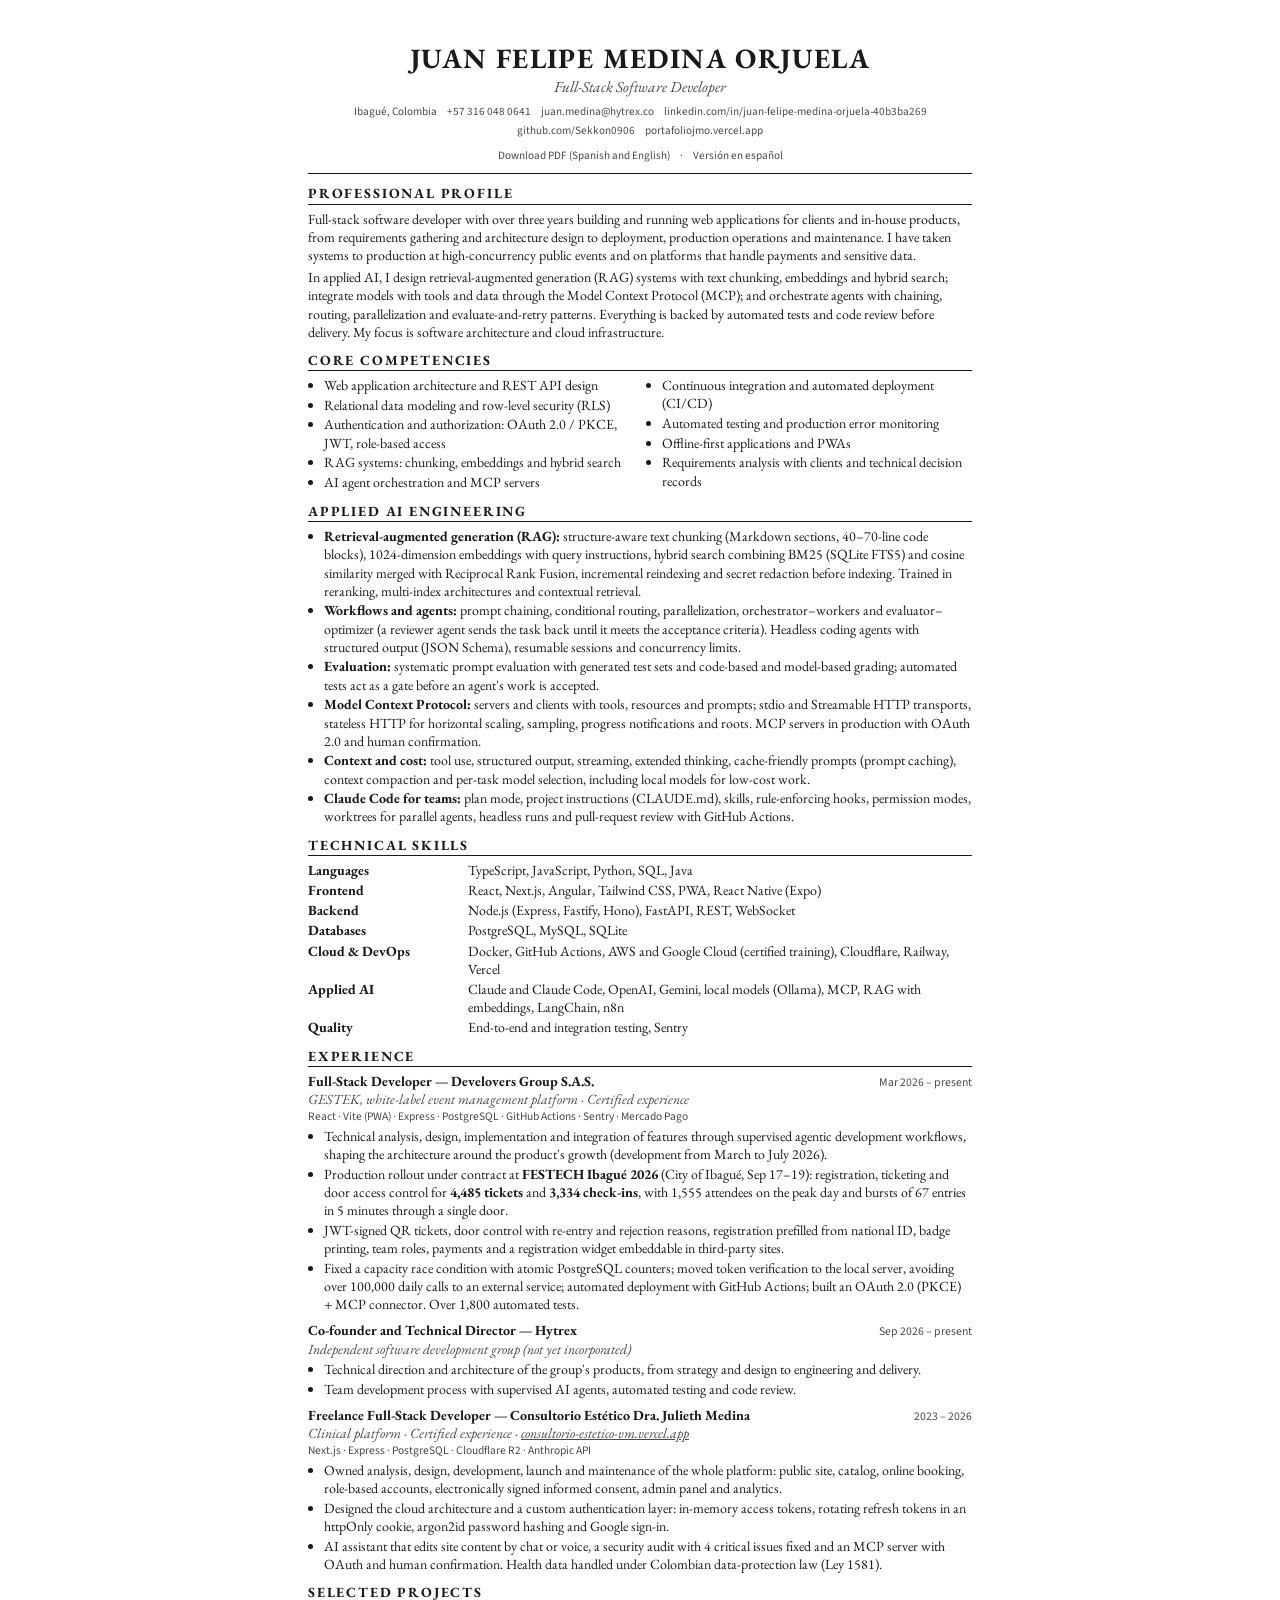
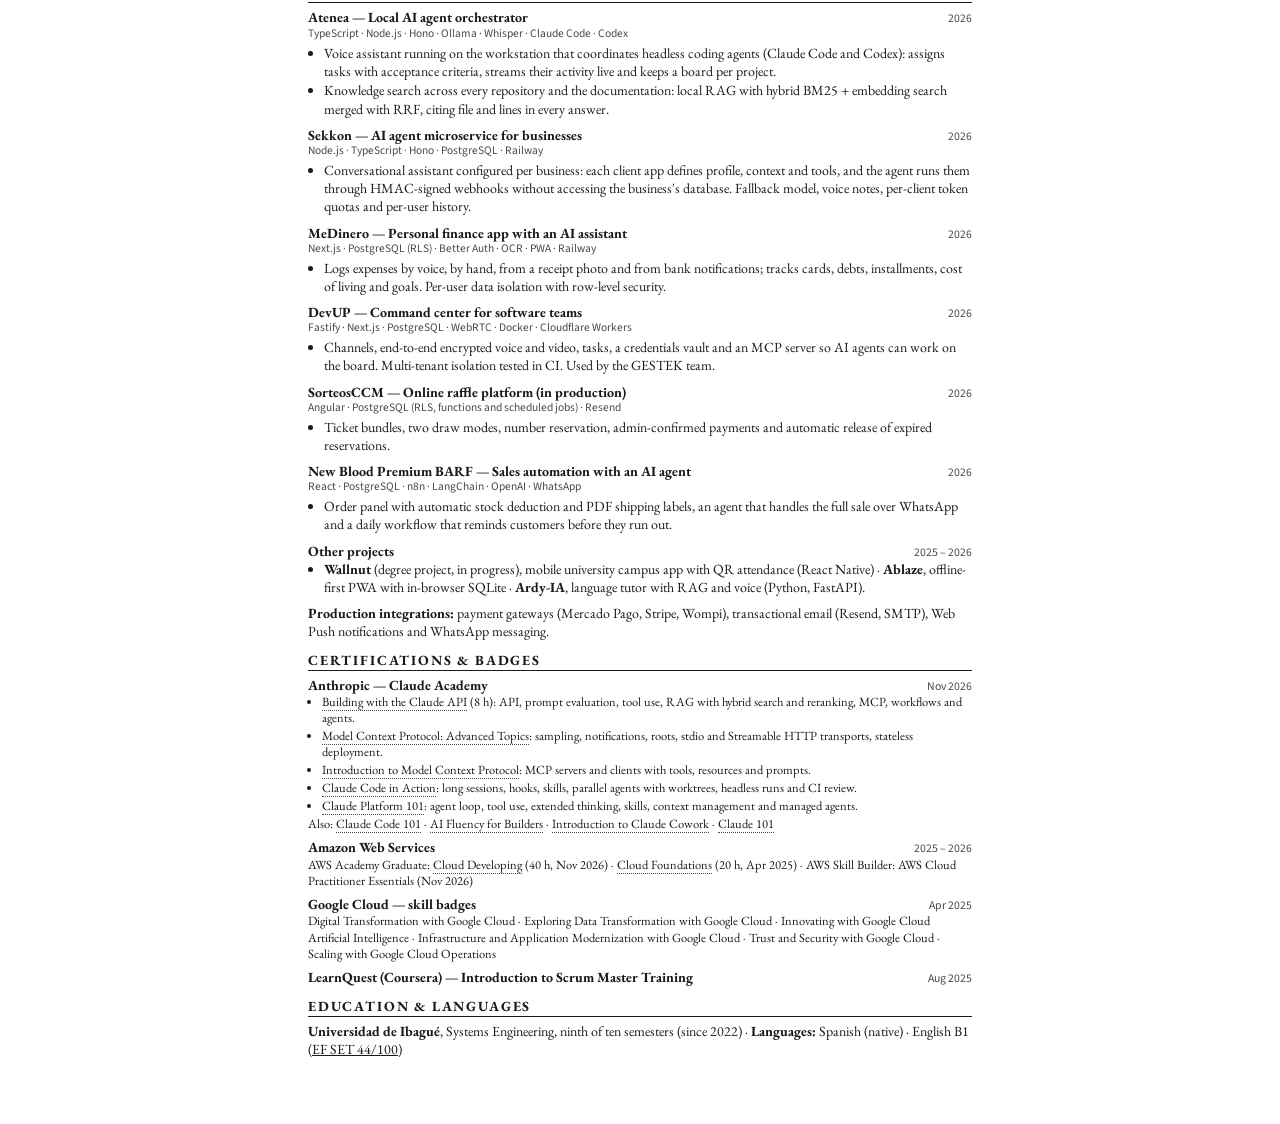
<file: cv-juan-felipe-medina.html>
<!DOCTYPE html>
<html lang="en">
<head>
  <meta charset="UTF-8" />
  <meta name="viewport" content="width=device-width, initial-scale=1.0" />
  <meta name="description" content="Resume of Juan Felipe Medina Orjuela, full-stack software developer: web application architecture, AI-agent-assisted development and cloud deployment." />
  <meta name="author" content="Juan Felipe Medina Orjuela" />
  <meta property="og:type" content="website" />
  <meta property="og:title" content="Juan Felipe Medina — Full-Stack Software Developer" />
  <meta property="og:description" content="Full-stack software developer: web application architecture, AI-agent-assisted development and cloud deployment." />
  <meta property="og:url" content="https://portafoliojmo.vercel.app/cv-juan-felipe-medina.html" />
  <meta property="og:image" content="https://portafoliojmo.vercel.app/assets/fotoCV.jpg" />
  <meta name="twitter:card" content="summary_large_image" />
  <link rel="canonical" href="https://portafoliojmo.vercel.app/cv-juan-felipe-medina.html" />
  <link rel="icon" href="data:image/svg+xml,%3Csvg xmlns='http://www.w3.org/2000/svg' viewBox='0 0 32 32'%3E%3Crect width='32' height='32' fill='%23090909'/%3E%3Cpath d='M6 7h5v13a5 5 0 0 1-5 5v-4a1 1 0 0 0 1-1z' fill='%23ede9e0'/%3E%3Crect x='14' y='7' width='12' height='4' fill='%23E10600'/%3E%3Crect x='14' y='14' width='9' height='4' fill='%23E10600'/%3E%3C/svg%3E" />
  <title>Resume — Juan Felipe Medina Orjuela</title>
  <link rel="stylesheet" href="css/cv.css" />
</head>
<body>

<header>
  <h1>Juan Felipe Medina Orjuela</h1>
  <div class="cargo">Full-Stack Software Developer</div>
  <div class="contacto">
    <span>Ibagué, Colombia</span>
    <span>+57 316 048 0641</span>
    <a href="mailto:juan.medina@hytrex.co">juan.medina@hytrex.co</a>
    <a href="https://www.linkedin.com/in/juan-felipe-medina-orjuela-40b3ba269">linkedin.com/in/juan-felipe-medina-orjuela-40b3ba269</a>
    <a href="https://github.com/Sekkon0906">github.com/Sekkon0906</a>
    <a href="https://portafoliojmo.vercel.app/">portafoliojmo.vercel.app</a>
  </div>
  <div class="contacto no-print"><a href="assets/cv/CV_Juan_Felipe_Medina_Orjuela.pdf" download>Download PDF (Spanish and English)</a> · <a href="cv-juan-felipe-medina-es.html">Versión en español</a></div>
</header>

<section>
  <h2>Professional profile</h2>
  <p>Full-stack software developer with over three years building and running web applications for clients and in-house products, from requirements gathering and architecture design to deployment, production operations and maintenance. I have taken systems to production at high-concurrency public events and on platforms that handle payments and sensitive data.</p>
  <p>In applied AI, I design retrieval-augmented generation (RAG) systems with text chunking, embeddings and hybrid search; integrate models with tools and data through the Model Context Protocol (MCP); and orchestrate agents with chaining, routing, parallelization and evaluate-and-retry patterns. Everything is backed by automated tests and code review before delivery. My focus is software architecture and cloud infrastructure.</p>
</section>

<section>
  <h2>Core competencies</h2>
  <ul class="dos-col">
    <li>Web application architecture and REST API design</li>
    <li>Relational data modeling and row-level security (RLS)</li>
    <li>Authentication and authorization: OAuth 2.0 / PKCE, JWT, role-based access</li>
    <li>RAG systems: chunking, embeddings and hybrid search</li>
    <li>AI agent orchestration and MCP servers</li>
    <li>Continuous integration and automated deployment (CI/CD)</li>
    <li>Automated testing and production error monitoring</li>
    <li>Offline-first applications and PWAs</li>
    <li>Requirements analysis with clients and technical decision records</li>
  </ul>
</section>

<section>
  <h2>Applied AI engineering</h2>
  <ul>
    <li><strong>Retrieval-augmented generation (RAG):</strong> structure-aware text chunking (Markdown sections, 40–70-line code blocks), 1024-dimension embeddings with query instructions, hybrid search combining BM25 (SQLite FTS5) and cosine similarity merged with Reciprocal Rank Fusion, incremental reindexing and secret redaction before indexing. Trained in reranking, multi-index architectures and contextual retrieval.</li>
    <li><strong>Workflows and agents:</strong> prompt chaining, conditional routing, parallelization, orchestrator–workers and evaluator–optimizer (a reviewer agent sends the task back until it meets the acceptance criteria). Headless coding agents with structured output (JSON Schema), resumable sessions and concurrency limits.</li>
    <li><strong>Evaluation:</strong> systematic prompt evaluation with generated test sets and code-based and model-based grading; automated tests act as a gate before an agent's work is accepted.</li>
    <li><strong>Model Context Protocol:</strong> servers and clients with tools, resources and prompts; stdio and Streamable HTTP transports, stateless HTTP for horizontal scaling, sampling, progress notifications and roots. MCP servers in production with OAuth 2.0 and human confirmation.</li>
    <li><strong>Context and cost:</strong> tool use, structured output, streaming, extended thinking, cache-friendly prompts (prompt caching), context compaction and per-task model selection, including local models for low-cost work.</li>
    <li><strong>Claude Code for teams:</strong> plan mode, project instructions (CLAUDE.md), skills, rule-enforcing hooks, permission modes, worktrees for parallel agents, headless runs and pull-request review with GitHub Actions.</li>
  </ul>
</section>

<section>
  <h2>Technical skills</h2>
  <div class="rejilla">
    <span class="cat">Languages</span><span>TypeScript, JavaScript, Python, SQL, Java</span>
    <span class="cat">Frontend</span><span>React, Next.js, Angular, Tailwind CSS, PWA, React Native (Expo)</span>
    <span class="cat">Backend</span><span>Node.js (Express, Fastify, Hono), FastAPI, REST, WebSocket</span>
    <span class="cat">Databases</span><span>PostgreSQL, MySQL, SQLite</span>
    <span class="cat">Cloud &amp; DevOps</span><span>Docker, GitHub Actions, AWS and Google Cloud (certified training), Cloudflare, Railway, Vercel</span>
    <span class="cat">Applied AI</span><span>Claude and Claude Code, OpenAI, Gemini, local models (Ollama), MCP, RAG with embeddings, LangChain, n8n</span>
    <span class="cat">Quality</span><span>End-to-end and integration testing, Sentry</span>
  </div>
</section>

<section>
  <h2>Experience</h2>

  <div class="entrada">
    <div class="fila"><span class="titulo">Full-Stack Developer — Develovers Group S.A.S.</span><span class="fecha">Mar 2026 – present</span></div>
    <div class="sub">GESTEK, white-label event management platform · Certified experience</div>
    <div class="tec">React · Vite (PWA) · Express · PostgreSQL · GitHub Actions · Sentry · Mercado Pago</div>
    <ul>
      <li>Technical analysis, design, implementation and integration of features through supervised agentic development workflows, shaping the architecture around the product's growth (development from March to July 2026).</li>
      <li>Production rollout under contract at <strong>FESTECH Ibagué 2026</strong> (City of Ibagué, Sep 17–19): registration, ticketing and door access control for <strong>4,485 tickets</strong> and <strong>3,334 check-ins</strong>, with 1,555 attendees on the peak day and bursts of 67 entries in 5 minutes through a single door.</li>
      <li>JWT-signed QR tickets, door control with re-entry and rejection reasons, registration prefilled from national ID, badge printing, team roles, payments and a registration widget embeddable in third-party sites.</li>
      <li>Fixed a capacity race condition with atomic PostgreSQL counters; moved token verification to the local server, avoiding over 100,000 daily calls to an external service; automated deployment with GitHub Actions; built an OAuth 2.0 (PKCE) + MCP connector. Over 1,800 automated tests.</li>
    </ul>
  </div>

  <div class="entrada">
    <div class="fila"><span class="titulo">Co-founder and Technical Director — Hytrex</span><span class="fecha">Sep 2026 – present</span></div>
    <div class="sub">Independent software development group (not yet incorporated)</div>
    <ul>
      <li>Technical direction and architecture of the group's products, from strategy and design to engineering and delivery.</li>
      <li>Team development process with supervised AI agents, automated testing and code review.</li>
    </ul>
  </div>

  <div class="entrada">
    <div class="fila"><span class="titulo">Freelance Full-Stack Developer — Consultorio Estético Dra. Julieth Medina</span><span class="fecha">2023 – 2026</span></div>
    <div class="sub">Clinical platform · Certified experience · <a href="https://consultorio-estetico-vm.vercel.app/">consultorio-estetico-vm.vercel.app</a></div>
    <div class="tec">Next.js · Express · PostgreSQL · Cloudflare R2 · Anthropic API</div>
    <ul>
      <li>Owned analysis, design, development, launch and maintenance of the whole platform: public site, catalog, online booking, role-based accounts, electronically signed informed consent, admin panel and analytics.</li>
      <li>Designed the cloud architecture and a custom authentication layer: in-memory access tokens, rotating refresh tokens in an httpOnly cookie, argon2id password hashing and Google sign-in.</li>
      <li>AI assistant that edits site content by chat or voice, a security audit with 4 critical issues fixed and an MCP server with OAuth and human confirmation. Health data handled under Colombian data-protection law (Ley 1581).</li>
    </ul>
  </div>
</section>

<section>
  <h2>Selected projects</h2>

  <div class="entrada">
    <div class="fila"><span class="titulo">Atenea — Local AI agent orchestrator</span><span class="fecha">2026</span></div>
    <div class="tec">TypeScript · Node.js · Hono · Ollama · Whisper · Claude Code · Codex</div>
    <ul>
      <li>Voice assistant running on the workstation that coordinates headless coding agents (Claude Code and Codex): assigns tasks with acceptance criteria, streams their activity live and keeps a board per project.</li>
      <li>Knowledge search across every repository and the documentation: local RAG with hybrid BM25 + embedding search merged with RRF, citing file and lines in every answer.</li>
    </ul>
  </div>

  <div class="entrada">
    <div class="fila"><span class="titulo">Sekkon — AI agent microservice for businesses</span><span class="fecha">2026</span></div>
    <div class="tec">Node.js · TypeScript · Hono · PostgreSQL · Railway</div>
    <ul><li>Conversational assistant configured per business: each client app defines profile, context and tools, and the agent runs them through HMAC-signed webhooks without accessing the business's database. Fallback model, voice notes, per-client token quotas and per-user history.</li></ul>
  </div>

  <div class="entrada">
    <div class="fila"><span class="titulo">MeDinero — Personal finance app with an AI assistant</span><span class="fecha">2026</span></div>
    <div class="tec">Next.js · PostgreSQL (RLS) · Better Auth · OCR · PWA · Railway</div>
    <ul><li>Logs expenses by voice, by hand, from a receipt photo and from bank notifications; tracks cards, debts, installments, cost of living and goals. Per-user data isolation with row-level security.</li></ul>
  </div>

  <div class="entrada">
    <div class="fila"><span class="titulo">DevUP — Command center for software teams</span><span class="fecha">2026</span></div>
    <div class="tec">Fastify · Next.js · PostgreSQL · WebRTC · Docker · Cloudflare Workers</div>
    <ul><li>Channels, end-to-end encrypted voice and video, tasks, a credentials vault and an MCP server so AI agents can work on the board. Multi-tenant isolation tested in CI. Used by the GESTEK team.</li></ul>
  </div>

  <div class="entrada">
    <div class="fila"><span class="titulo">SorteosCCM — Online raffle platform (in production)</span><span class="fecha">2026</span></div>
    <div class="tec">Angular · PostgreSQL (RLS, functions and scheduled jobs) · Resend</div>
    <ul><li>Ticket bundles, two draw modes, number reservation, admin-confirmed payments and automatic release of expired reservations.</li></ul>
  </div>

  <div class="entrada">
    <div class="fila"><span class="titulo">New Blood Premium BARF — Sales automation with an AI agent</span><span class="fecha">2026</span></div>
    <div class="tec">React · PostgreSQL · n8n · LangChain · OpenAI · WhatsApp</div>
    <ul><li>Order panel with automatic stock deduction and PDF shipping labels, an agent that handles the full sale over WhatsApp and a daily workflow that reminds customers before they run out.</li></ul>
  </div>

  <div class="entrada">
    <div class="fila"><span class="titulo">Other projects</span><span class="fecha">2025 – 2026</span></div>
    <ul><li><strong>Wallnut</strong> (degree project, in progress), mobile university campus app with QR attendance (React Native) · <strong>Ablaze</strong>, offline-first PWA with in-browser SQLite · <strong>Ardy-IA</strong>, language tutor with RAG and voice (Python, FastAPI).</li></ul>
  </div>

  <p><strong>Production integrations:</strong> payment gateways (Mercado Pago, Stripe, Wompi), transactional email (Resend, SMTP), Web Push notifications and WhatsApp messaging.</p>
</section>

<section>
  <h2>Certifications &amp; badges</h2>

  <div class="cert-grupo">
    <div class="fila"><span class="titulo">Anthropic — Claude Academy</span><span class="fecha">Nov 2026</span></div>
    <ul class="cert-lista">
      <li><a href="https://academy.claude.com/verify/f8f9b1deccb86253ac9f57df46d0735f">Building with the Claude API</a> (8 h): API, prompt evaluation, tool use, RAG with hybrid search and reranking, MCP, workflows and agents.</li>
      <li><a href="https://academy.claude.com/verify/a98f31cc28b581188c8cb5a0ccb30d9e">Model Context Protocol: Advanced Topics</a>: sampling, notifications, roots, stdio and Streamable HTTP transports, stateless deployment.</li>
      <li><a href="https://academy.claude.com/verify/6a6990dc50accb7c91458c38f4f09d63">Introduction to Model Context Protocol</a>: MCP servers and clients with tools, resources and prompts.</li>
      <li><a href="https://academy.claude.com/verify/c9b96be3deedab5885548ce622d01786">Claude Code in Action</a>: long sessions, hooks, skills, parallel agents with worktrees, headless runs and CI review.</li>
      <li><a href="https://academy.claude.com/verify/4c1224ca6fb748c825763951d0f6126c">Claude Platform 101</a>: agent loop, tool use, extended thinking, skills, context management and managed agents.</li>
    </ul>
    <div class="cert-lista">Also: <a href="https://academy.claude.com/verify/e36f26a77a5f575b9cdcf4787a3405b8">Claude Code 101</a> · <a href="https://academy.claude.com/verify/b47dc8b496de9f1efaa47260b81abde3">AI Fluency for Builders</a> · <a href="https://academy.claude.com/verify/ae4c0f8700cc727ea051a2cbb40ec0aa">Introduction to Claude Cowork</a> · <a href="https://academy.claude.com/verify/a23037aaee26c1fe4960188557978760">Claude 101</a>
    </div>
  </div>

  <div class="cert-grupo">
    <div class="fila"><span class="titulo">Amazon Web Services</span><span class="fecha">2025 – 2026</span></div>
    <div class="cert-lista">
      AWS Academy Graduate: <a href="https://www.credly.com/go/V1s0sIQN">Cloud Developing</a> (40 h, Nov 2026) ·
      <a href="https://www.credly.com/go/rGBo51yY">Cloud Foundations</a> (20 h, Apr 2025) · AWS Skill Builder: AWS Cloud Practitioner Essentials (Nov 2026)
    </div>
  </div>

  <div class="cert-grupo">
    <div class="fila"><span class="titulo"><a href="https://www.skills.google/public_profiles/ca1e6001-8392-4f69-8495-a233333f2fcd">Google Cloud — skill badges</a></span><span class="fecha">Apr 2025</span></div>
    <div class="cert-lista">Digital Transformation with Google Cloud · Exploring Data Transformation with Google Cloud · Innovating with Google Cloud Artificial Intelligence · Infrastructure and Application Modernization with Google Cloud · Trust and Security with Google Cloud · Scaling with Google Cloud Operations</div>
  </div>

  <div class="cert-grupo">
    <div class="fila"><span class="titulo">LearnQuest (Coursera) — <a href="https://coursera.org/verify/EB0KJ675QA3E">Introduction to Scrum Master Training</a></span><span class="fecha">Aug 2025</span></div>
  </div>
</section>

<section>
  <h2>Education &amp; languages</h2>
  <p><strong>Universidad de Ibagué</strong>, Systems Engineering, ninth of ten semesters (since 2022) · <strong>Languages:</strong> Spanish (native) · English B1 (<a href="https://cert.efset.org/en/e2ecUq">EF SET 44/100</a>)</p>
</section>

</body>
</html>
</file>
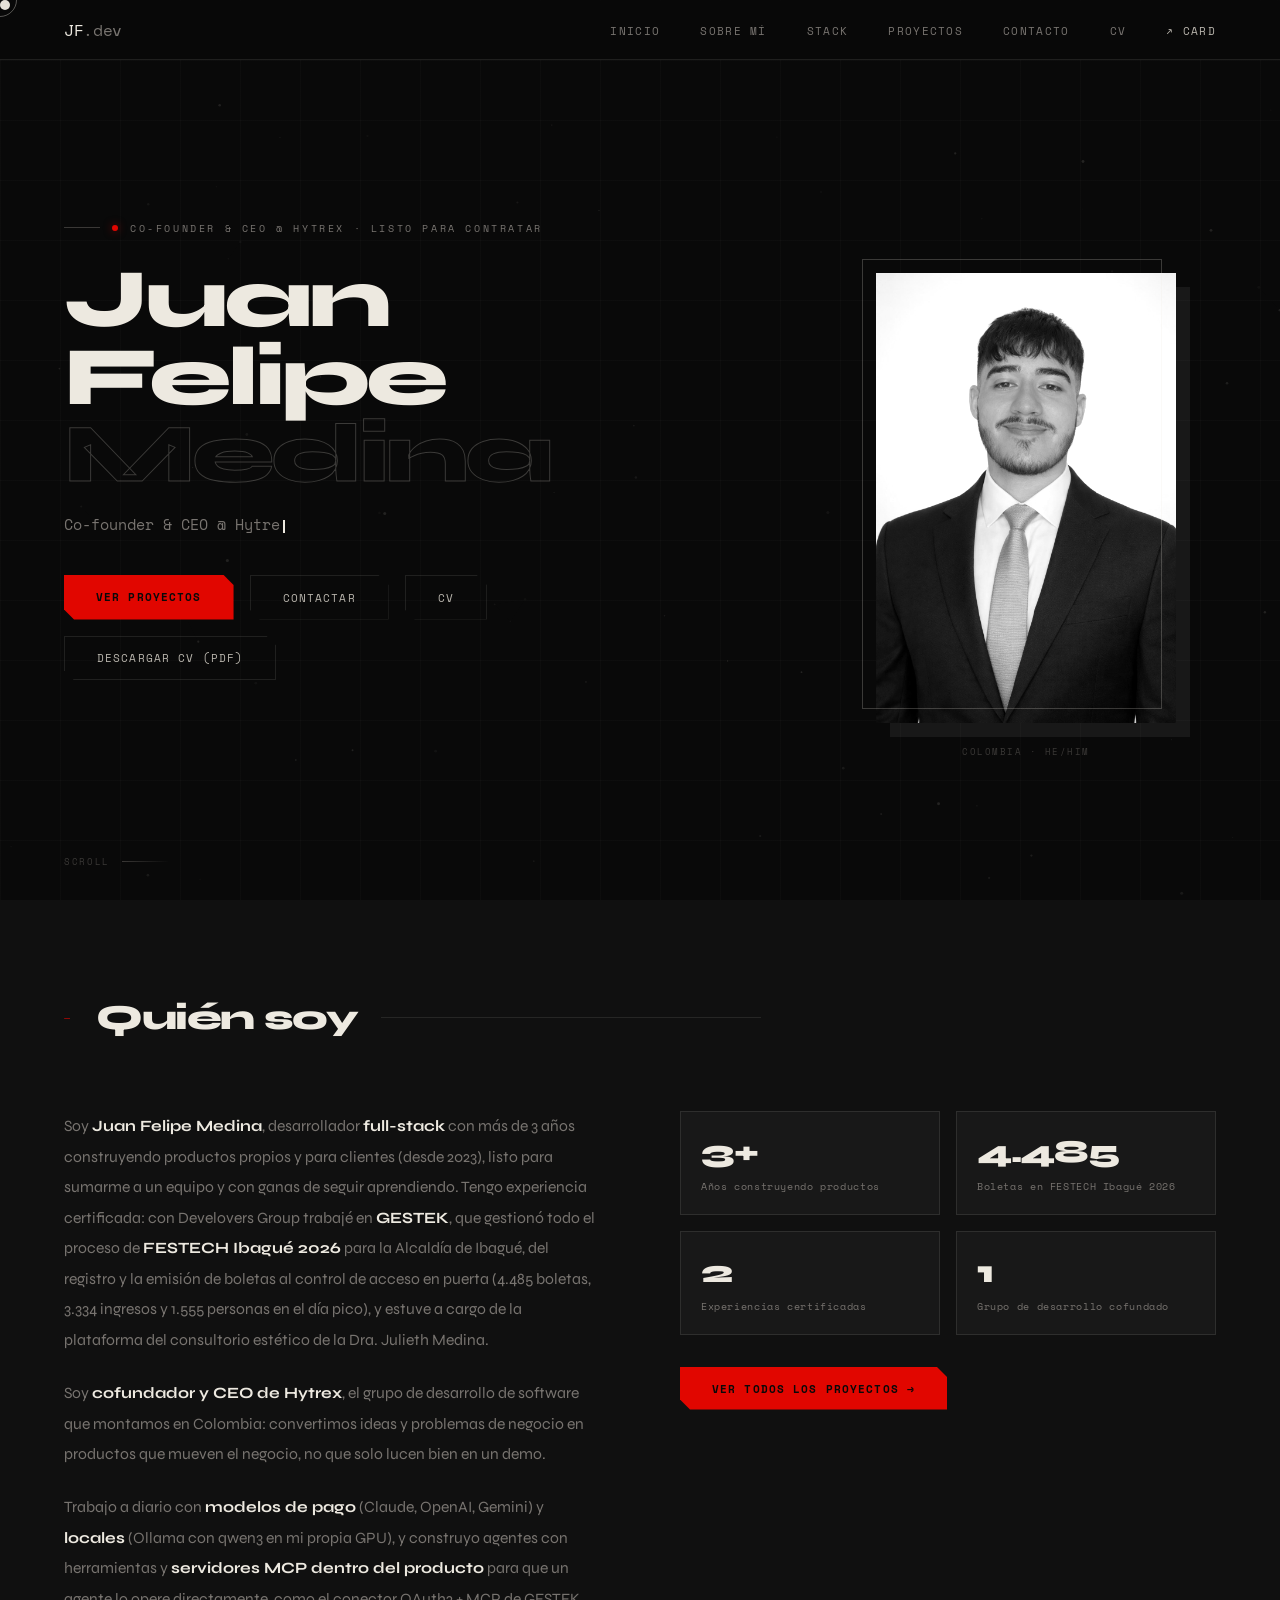
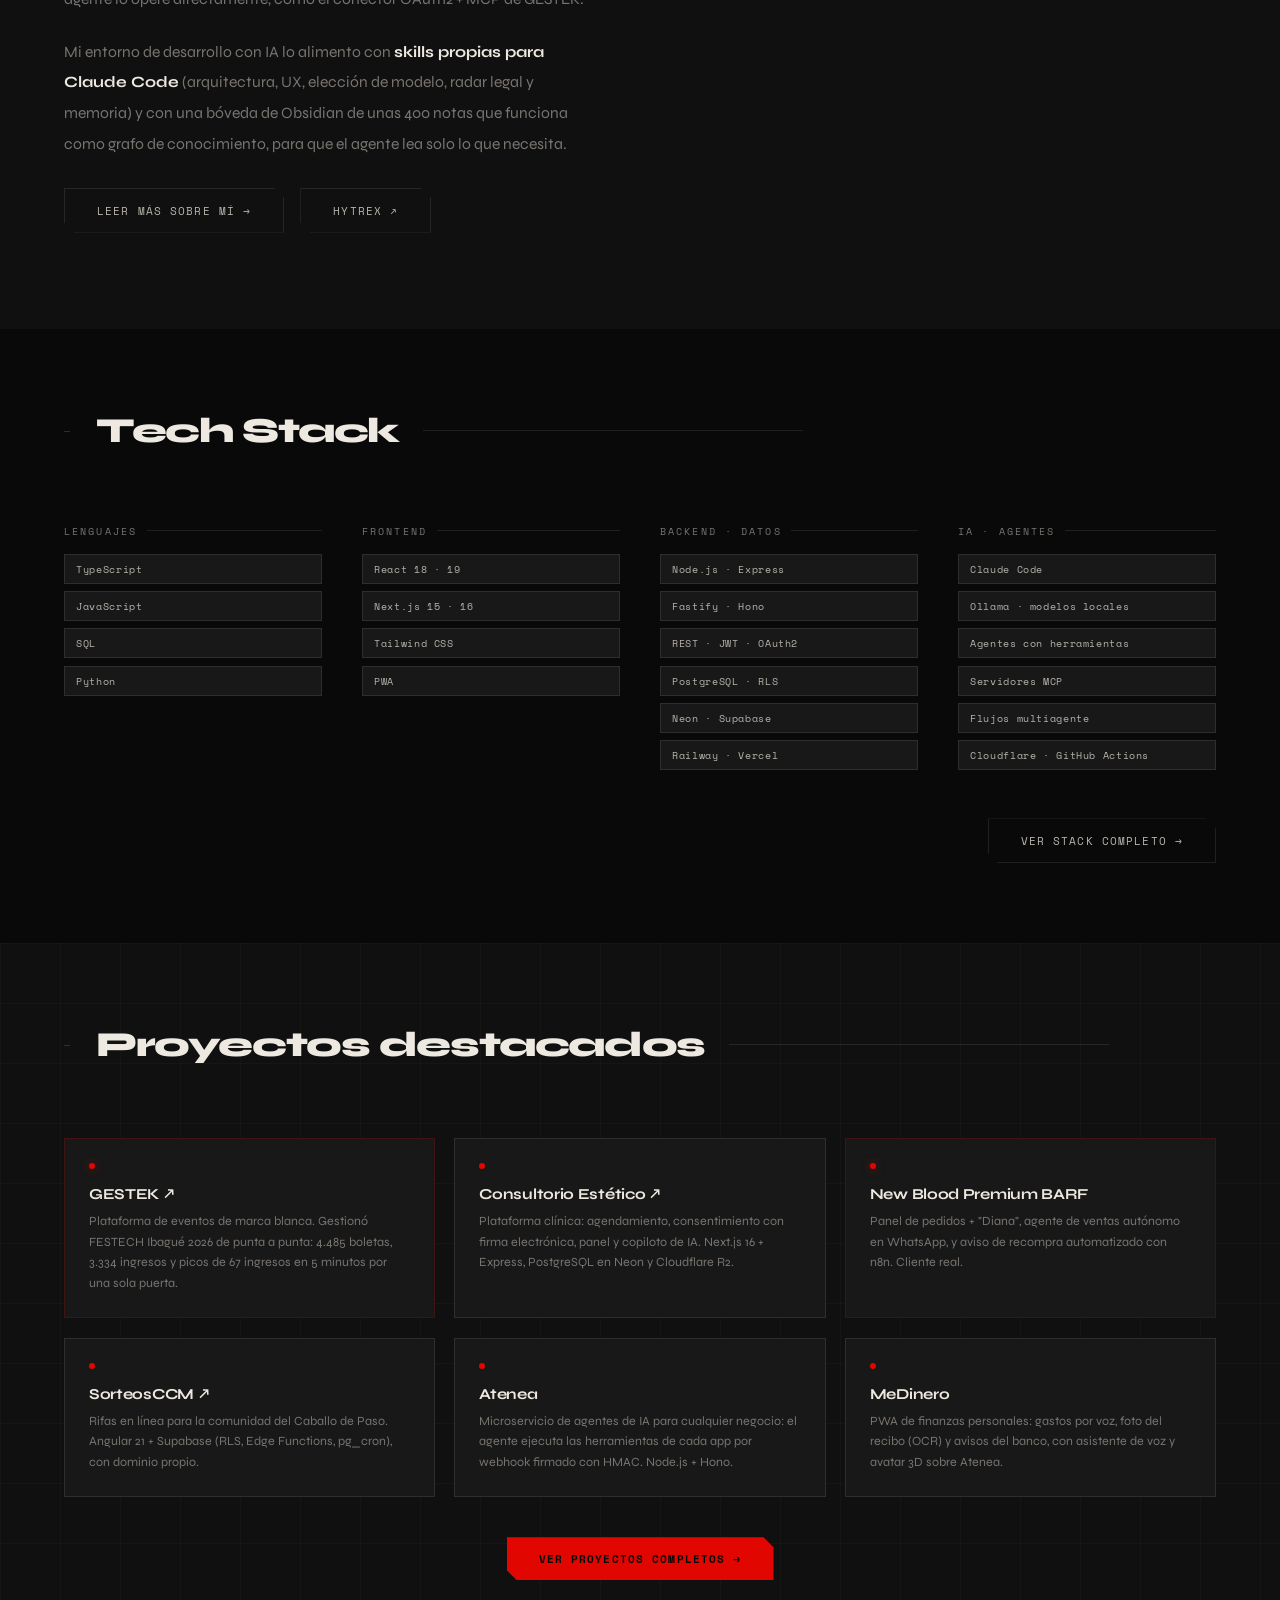
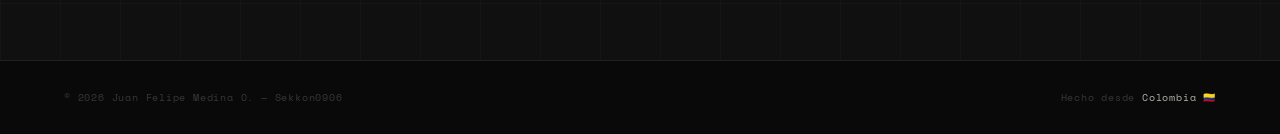
<file: home.html>
<!DOCTYPE html>
<html lang="es">
<head>
  <meta charset="UTF-8" />
  <meta name="viewport" content="width=device-width, initial-scale=1.0" />
  <meta name="description" content="Juan Felipe Medina — Desarrollador full-stack y cofundador de Hytrex. Sistemas en producción con agentes de IA, MCP y Clean Architecture." />
  <meta name="author" content="Juan Felipe Medina Orjuela" />
  <meta property="og:type" content="website" />
  <meta property="og:title" content="Juan Felipe Medina — Full-Stack Developer &amp; Co-founder de Hytrex" />
  <meta property="og:description" content="Juan Felipe Medina — Desarrollador full-stack y cofundador de Hytrex. Sistemas en producción con agentes de IA, MCP y Clean Architecture." />
  <meta property="og:url" content="https://portafoliojmo.vercel.app/home.html" />
  <meta property="og:image" content="https://portafoliojmo.vercel.app/assets/fotoCV.jpg" />
  <meta name="twitter:card" content="summary_large_image" />
  <link rel="canonical" href="https://portafoliojmo.vercel.app/home.html" />
  <link rel="stylesheet" href="css/styles.css" />
  <link rel="icon" href="data:image/svg+xml,%3Csvg xmlns='http://www.w3.org/2000/svg' viewBox='0 0 32 32'%3E%3Crect width='32' height='32' fill='%23090909'/%3E%3Cpath d='M6 7h5v13a5 5 0 0 1-5 5v-4a1 1 0 0 0 1-1z' fill='%23ede9e0'/%3E%3Crect x='14' y='7' width='12' height='4' fill='%23E10600'/%3E%3Crect x='14' y='14' width='9' height='4' fill='%23E10600'/%3E%3C/svg%3E" />
  <title>Juan Felipe Medina — Portfolio</title>
  <link href="https://fonts.googleapis.com/css2?family=Space+Mono:ital,wght@0,400;0,700;1,400&family=Syne:wght@400;600;700;800&display=swap" rel="stylesheet" />
  <style>
/* ─── VARIABLES ──────────────────────────── */
:root {
  --bg:#090909; --bg2:#101010; --bg3:#181818; --bg4:#202020;
  --white:#ede9e0; --white2:#b8b4ac; --gray:#787470; --dgray:#3a3836;
  --border:rgba(237,233,224,.10); --border2:rgba(237,233,224,.22);
  --glow:0 0 36px rgba(237,233,224,.07);
  --mono:'Space Mono',monospace; --sans:'Syne',sans-serif;
}
*,*::before,*::after{margin:0;padding:0;box-sizing:border-box;}
html{scroll-behavior:smooth;}
body{background:var(--bg);color:var(--white);font-family:var(--sans);overflow-x:hidden;cursor:none;}

/* ─── CURSOR ─────────────────────────────── */
.cursor{width:10px;height:10px;background:var(--white);border-radius:50%;position:fixed;pointer-events:none;z-index:9999;transition:transform .1s;mix-blend-mode:difference;}
.cursor-ring{width:34px;height:34px;border:1px solid rgba(237,233,224,.35);border-radius:50%;position:fixed;pointer-events:none;z-index:9998;transition:all .15s ease;}
#canvas{position:fixed;inset:0;z-index:0;opacity:.25;pointer-events:none;}

/* ─── NAV ────────────────────────────────── */
nav {
  position:fixed; top:0; width:100%;
  padding:1.1rem 4rem;
  display:flex; justify-content:space-between; align-items:center;
  z-index:100;
  background:rgba(9,9,9,.92);
  backdrop-filter:blur(16px);
  border-bottom:1px solid var(--border);
}
.logo{font-family:var(--mono);font-size:1rem;color:var(--white);letter-spacing:-.02em;flex-shrink:0;}
.logo span{color:var(--gray);}

.nav-links{display:flex;flex-direction:row;gap:2.5rem;list-style:none;align-items:center;}
.nav-links a{font-family:var(--mono);font-size:.68rem;color:var(--gray);text-decoration:none;letter-spacing:.12em;text-transform:uppercase;transition:color .3s;white-space:nowrap;}
.nav-links a:hover{color:var(--white);}

/* Hamburger — oculto desktop */
.hamburger{
  display:none;
  flex-direction:column;justify-content:center;gap:5px;
  background:none;border:1px solid var(--border);
  padding:.5rem .6rem;cursor:none;z-index:102;
  transition:border-color .3s;flex-shrink:0;
}
.hamburger span{
  display:block;width:20px;height:1.5px;
  background:var(--white2);
  transition:all .35s cubic-bezier(.4,0,.2,1);
  transform-origin:center;
}
.hamburger.open span:nth-child(1){transform:translateY(6.5px) rotate(45deg);background:var(--white);}
.hamburger.open span:nth-child(2){opacity:0;transform:scaleX(0);}
.hamburger.open span:nth-child(3){transform:translateY(-6.5px) rotate(-45deg);background:var(--white);}

/* ─── HERO ─ DESKTOP ─────────────────────── */
#hero {
  min-height:100vh;
  display:grid;
  grid-template-columns:1fr 380px;
  align-items:center;
  gap:4rem;
  padding:0 4rem;
  position:relative;
  z-index:1;
}
.hero-left{max-width:640px;}

/* foto solo en desktop */
.hero-mobile-photo{display:none;}

.hero-tag{
  font-family:var(--mono);font-size:.65rem;color:var(--gray);
  letter-spacing:.25em;text-transform:uppercase;margin-bottom:1.6rem;
  display:flex;align-items:center;gap:.75rem;
  opacity:0;animation:fadeUp .8s .3s forwards;
}
.hero-tag::before{content:'';width:36px;height:1px;background:var(--dgray);}
.status-dot{width:6px;height:6px;background:var(--accent);border-radius:50%;animation:pulse 2s infinite;flex-shrink:0;box-shadow:0 0 8px rgba(225,6,0,.5);}
.hero-name{
  font-size:clamp(3.2rem,6.5vw,5.8rem);
  font-weight:800;line-height:.93;letter-spacing:-.04em;margin-bottom:1.3rem;
  opacity:0;animation:fadeUp .8s .5s forwards;
}
.hero-name .outline{color:transparent;-webkit-text-stroke:1px rgba(237,233,224,.22);}
.hero-role{
  font-family:var(--mono);font-size:.92rem;color:var(--gray);
  margin-bottom:2.5rem;height:1.4em;
  opacity:0;animation:fadeUp .8s .7s forwards;
}
.typed-cursor{display:inline-block;width:2px;height:.85em;background:var(--white);margin-left:3px;vertical-align:middle;animation:blink 1s infinite;}
.hero-btns{display:flex;gap:1rem;flex-wrap:wrap;opacity:0;animation:fadeUp .8s .9s forwards;}

/* panel foto desktop */
.hero-photo-panel{
  position:relative;display:flex;align-items:flex-end;justify-content:center;
  opacity:0;animation:fadeIn 1s .7s forwards;padding-top:6rem;
}
.photo-frame{position:relative;width:300px;flex-shrink:0;}
.photo-frame img{width:100%;display:block;filter:grayscale(100%) contrast(1.08);transition:filter .5s;}
.photo-frame:hover img{filter:grayscale(60%) contrast(1.05);}
.photo-frame::before{content:'';position:absolute;top:-14px;left:-14px;right:14px;bottom:14px;border:1px solid var(--border2);pointer-events:none;z-index:2;}
.photo-frame::after{content:'';position:absolute;top:14px;left:14px;right:-14px;bottom:-14px;background:var(--bg3);z-index:-1;}
.photo-tag{position:absolute;bottom:-2.2rem;left:0;right:0;text-align:center;font-family:var(--mono);font-size:.58rem;color:var(--dgray);letter-spacing:.16em;text-transform:uppercase;}

.hero-scroll{
  position:absolute;bottom:2rem;left:4rem;
  display:flex;align-items:center;gap:.75rem;
  opacity:0;animation:fadeIn 1s 1.4s forwards;
}
.hero-scroll span{font-family:var(--mono);font-size:.58rem;color:var(--dgray);letter-spacing:.18em;text-transform:uppercase;}
.scroll-line{width:48px;height:1px;background:linear-gradient(to right,var(--dgray),transparent);animation:scrollAnim 2s infinite;}

/* ─── BUTTONS ────────────────────────────── */
.btn-primary{
  display:inline-block;padding:.8rem 2rem;
  background:var(--accent);color:var(--bg);border:none;
  font-family:var(--mono);font-size:.7rem;font-weight:700;
  letter-spacing:.1em;text-transform:uppercase;
  cursor:none;text-decoration:none;transition:all .3s;
  clip-path:polygon(0 0,calc(100% - 10px) 0,100% 10px,100% 100%,10px 100%,0 calc(100% - 10px));
}
.btn-primary:hover{background:var(--white);box-shadow:0 0 28px rgba(225,6,0,.25);transform:translateY(-2px);}
.btn-ghost{
  display:inline-block;padding:.8rem 2rem;
  background:transparent;color:var(--white2);border:1px solid var(--border);
  font-family:var(--mono);font-size:.7rem;letter-spacing:.1em;text-transform:uppercase;
  cursor:none;text-decoration:none;transition:all .3s;
  clip-path:polygon(0 0,calc(100% - 10px) 0,100% 10px,100% 100%,10px 100%,0 calc(100% - 10px));
}
.btn-ghost:hover{border-color:rgba(225,6,0,.35);color:var(--white);box-shadow:0 0 28px rgba(225,6,0,.12);}

/* ─── SECCIONES EXTRA ────────────────────── */
.section{position:relative;z-index:1;padding:7rem 4rem;}
.section-header{display:flex;align-items:center;gap:1.5rem;margin-bottom:4.5rem;}
.section-num{font-family:var(--mono);font-size:.62rem;color:var(--accent);letter-spacing:.2em;opacity:.8;}
.section-title{font-size:2.2rem;font-weight:800;letter-spacing:-.04em;}
.section-line{flex:1;height:1px;background:var(--border);max-width:380px;}
.grid-bg{
  position:absolute;inset:0;pointer-events:none;
  background-image:linear-gradient(rgba(237,233,224,.022) 1px,transparent 1px),
                   linear-gradient(90deg,rgba(237,233,224,.022) 1px,transparent 1px);
  background-size:60px 60px;
}
.reveal{opacity:0;transform:translateY(32px);transition:opacity .72s,transform .72s;}
.reveal.visible{opacity:1;transform:translateY(0);}

/* Intro */
#intro{background:var(--bg2);padding:6rem 4rem;}
.intro-grid{display:grid;grid-template-columns:1fr 1fr;gap:5rem;align-items:start;}
.intro-bio p{font-size:.98rem;line-height:1.95;color:var(--gray);margin-bottom:1.4rem;}
.intro-bio p strong{color:var(--white);font-weight:700;}
.intro-stats{display:grid;grid-template-columns:1fr 1fr;gap:1rem;margin-bottom:2rem;}
.stat-card{background:var(--bg3);border:1px solid var(--border);padding:1.25rem;position:relative;overflow:hidden;transition:all .3s;}
.stat-card::before{content:'';position:absolute;top:0;left:0;width:2px;height:100%;background:var(--white2);transform:scaleY(0);transform-origin:bottom;transition:transform .3s;}
.stat-card:hover::before{transform:scaleY(1);}
.stat-card:hover{border-color:var(--border2);box-shadow:var(--glow);}
.stat-num{font-size:2rem;font-weight:800;color:var(--white);letter-spacing:-.04em;display:block;margin-bottom:.25rem;}
.stat-label{font-size:.65rem;color:var(--gray);font-family:var(--mono);letter-spacing:.06em;}

/* Stack */
#stack-preview{background:var(--bg);padding:5rem 4rem;}
.stack-cols{display:grid;grid-template-columns:repeat(4,1fr);gap:2.5rem;}
.stack-col-title{font-family:var(--mono);font-size:.6rem;color:var(--gray);letter-spacing:.22em;text-transform:uppercase;margin-bottom:1rem;display:flex;align-items:center;gap:.6rem;}
.stack-col-title::after{content:'';flex:1;height:1px;background:var(--border);}
.stack-list{display:flex;flex-direction:column;gap:.45rem;}
.stack-item{font-family:var(--mono);font-size:.65rem;color:var(--white2);padding:.38rem .7rem;border:1px solid var(--border);background:var(--bg3);letter-spacing:.06em;transition:all .22s;cursor:default;}
.stack-item:hover{border-color:var(--border2);color:var(--white);background:var(--bg4);transform:translateX(4px);}

/* Teaser */
#projects-teaser{background:var(--bg2);padding:5rem 4rem;position:relative;}
.teaser-grid{display:grid;grid-template-columns:repeat(3,1fr);gap:1.2rem;margin-bottom:2.5rem;}
.teaser-card{background:var(--bg3);border:1px solid var(--border);padding:1.5rem;transition:all .3s;}
.teaser-card:hover{border-color:var(--border2);transform:translateY(-3px);box-shadow:var(--glow);}
.teaser-dot{width:6px;height:6px;border-radius:50%;background:var(--white2);margin-bottom:1rem;}
.teaser-name{font-size:.95rem;font-weight:700;margin-bottom:.5rem;letter-spacing:-.02em;}
.teaser-desc{font-size:.78rem;color:var(--gray);line-height:1.65;}

/* Footer */
footer{position:relative;z-index:1;padding:1.8rem 4rem;border-top:1px solid var(--border);display:flex;justify-content:space-between;align-items:center;background:var(--bg);}
footer p{font-family:var(--mono);font-size:.62rem;color:var(--dgray);letter-spacing:.08em;}
footer a{color:var(--white2);text-decoration:none;}

/* ─── ANIMATIONS ─────────────────────────── */
@keyframes fadeUp{from{opacity:0;transform:translateY(26px)}to{opacity:1;transform:translateY(0)}}
@keyframes fadeIn{from{opacity:0}to{opacity:1}}
@keyframes blink{0%,100%{opacity:1}50%{opacity:0}}
@keyframes pulse{0%,100%{opacity:1}50%{opacity:.3}}
@keyframes scrollAnim{0%{opacity:1;transform:scaleX(1)}100%{opacity:0;transform:scaleX(.2) translateX(20px)}}


/* ════════════════════════════════════════════
   MÓVIL  ≤ 768px
   ════════════════════════════════════════════ */
@media (max-width: 768px) {

  /* NAV */
  nav { padding: .85rem 1rem; }
  .hamburger { display: flex; }

 .nav-links {
  position: fixed;
  inset: 0; /* reemplaza top/left/right/bottom */
  
  display: flex;
  flex-direction: column;

  /* 🔥 CLAVE */
  width: 100vw;
  height: 100vh;

  /* reset de layout */
  margin: 0;
  
  justify-content: flex-start;
  align-items: stretch;

  background: rgba(9,9,9,.97);
  backdrop-filter: blur(20px);

  transform: translateX(100%);
  transition: transform .38s cubic-bezier(.4,0,.2,1);

  z-index: 999;

  padding-top: 5rem;
}

.nav-links.open {
  transform: translateX(0);
}

.nav-links li {
  border-bottom: 1px solid var(--border);
}

.nav-links a {
  display: block;
  padding: 1.4rem 1.6rem;
  font-size: .9rem;
  color: var(--white);
}

  /* ── HERO MÓVIL ── */
#hero {
  display: flex !important;
  flex-direction: column !important;

  justify-content: center;   /* 🔥 centra vertical */
  align-items: center;       /* 🔥 centra horizontal */

  padding: 5.5rem 1.2rem 3rem !important;

  min-height: 100vh;         /* 🔥 ocupa toda la pantalla */
  text-align: center;        /* opcional, mejora estética */
}

.hero-mobile-photo {
  display: block;
  width: 250px;
  height: 350px;
  border-radius: 50%;
  object-fit: cover;
  object-position: top;

  margin: 0 auto 1.6rem auto; /* centra */

  filter: none; /* sin gris */

  border: 1px solid var(--border2);

  opacity: 0;
  animation: fadeIn .8s .2s forwards;
}

  /* Panel foto desktop: oculto */
  .hero-photo-panel { display: none !important; }

  .hero-name {
    font-size: clamp(2.8rem, 13vw, 4.2rem) !important;
    line-height: .9;
    margin-bottom: 1rem;
    /* evitar que el outline se corte */
    overflow: visible;
    width: 100%;
  }
  .hero-tag { font-size: .58rem; margin-bottom: 1rem; }
  .hero-role { font-size: .8rem; margin-bottom: 1.8rem; }
  .hero-btns {
    flex-direction: column;
    gap: .65rem;
    width: 100%;
  }
  .btn-primary,
  .btn-ghost {
    text-align: center;
    width: 100%;
    padding: .85rem 1rem;
  }
  .hero-scroll { left: 1.2rem; bottom: 1rem; }

  /* Secciones */
  #intro, #stack-preview, #projects-teaser { padding: 3.5rem 1.2rem; }
  .section-title { font-size: 1.65rem; }
  .section-header { gap: .8rem; margin-bottom: 2rem; }
  .section-line { max-width: 60px; }

  .intro-grid { grid-template-columns: 1fr; gap: 2rem; }
  .intro-stats { grid-template-columns: 1fr 1fr; gap: .65rem; }
  .stat-num { font-size: 1.65rem; }

  .stack-cols { grid-template-columns: 1fr 1fr; gap: 1rem; }
  .stack-col-title { font-size: .54rem; }
  .stack-item { font-size: .6rem; padding: .28rem .5rem; }

  .teaser-grid { grid-template-columns: 1fr; gap: .8rem; }

  footer { flex-direction: column; gap: .7rem; text-align: center; padding: 1.4rem 1rem; }
}

@media (max-width: 420px) {
  nav { padding: .75rem .9rem; }
  .hero-name { font-size: clamp(2.5rem, 15vw, 3.5rem) !important; }
  #intro, #stack-preview, #projects-teaser { padding: 3rem 1rem; }
}
  </style>
</head>
<body>
  <div class="cursor"      id="cursor"></div>
  <div class="cursor-ring" id="cursorRing"></div>
  <canvas id="canvas"></canvas>

<nav>
  <div class="logo">JF<span>.dev</span></div>

  <button class="hamburger" id="hamburger">
    <span></span><span></span><span></span>
  </button>

  <ul class="nav-links" id="navLinks">
    <li><a href="home.html">Inicio</a></li>
    <li><a href="about.html">Sobre mí</a></li>
    <li><a href="skills.html">Stack</a></li>
    <li><a href="projects.html">Proyectos</a></li>
    <li><a href="contact.html">Contacto</a></li>
    <li><a href="cv-juan-felipe-medina.html">CV</a></li>
    <li><a href="index.html" style="color:var(--white2);">↗ Card</a></li>
  </ul>
</nav>

  <!-- ═══ HERO ════════════════════════════════ -->
  <section id="hero">
    <div class="grid-bg"></div>

    <div class="hero-left">

      <!-- Foto circular — solo visible en móvil via CSS -->
      <img
        src="assets/fotoCV.jpg"
        alt="Juan Felipe Medina"
        class="hero-mobile-photo"
      />

      <div class="hero-tag">
        <div class="status-dot"></div>
        Co-founder &amp; CEO @ Hytrex · Listo para contratar
      </div>

      <h1 class="hero-name">
        Juan<br>Felipe<br><span class="outline">Medina</span>
      </h1>

      <div class="hero-role">
        <span id="typed"></span><span class="typed-cursor"></span>
      </div>

      <div class="hero-btns">
        <a href="projects.html" class="btn-primary">Ver proyectos</a>
        <a href="contact.html"  class="btn-ghost">Contactar</a>
        <a href="cv-juan-felipe-medina.html" class="btn-ghost">CV</a>
        <a href="assets/cv/CV_Juan_Felipe_Medina_Orjuela.pdf" class="btn-ghost" download>Descargar CV (PDF)</a>
      </div>
    </div>

    <!-- Panel foto — solo desktop -->
    <div class="hero-photo-panel">
      <div class="photo-frame">
        <img src="assets/fotoCV.jpg" alt="Juan Felipe Medina O." />
        <span class="photo-tag">Colombia · he/him</span>
      </div>
    </div>

    <div class="hero-scroll">
      <span>Scroll</span>
      <div class="scroll-line"></div>
    </div>
  </section>

  <!-- ═══ BIO ══════════════════════════════════ -->
  <section id="intro">
    <div class="section-header reveal">
      <span class="section-num">—</span>
      <h2 class="section-title">Quién soy</h2>
      <div class="section-line"></div>
    </div>
    <div class="intro-grid">
      <div class="intro-bio reveal">
        <p>Soy <strong>Juan Felipe Medina</strong>, desarrollador <strong>full-stack</strong> con
           más de 3 años construyendo productos propios y para clientes (desde 2023), listo para
           sumarme a un equipo y con ganas de seguir aprendiendo. Tengo experiencia certificada:
           con Develovers Group trabajé en <strong>GESTEK</strong>, que gestionó todo el proceso de
           <strong>FESTECH Ibagué 2026</strong> para la Alcaldía de Ibagué, del registro y la
           emisión de boletas al control de acceso en puerta (4.485 boletas, 3.334 ingresos y
           1.555 personas en el día pico), y estuve a cargo de la plataforma del consultorio
           estético de la Dra. Julieth Medina.</p>
        <p>Soy <strong>cofundador y CEO de Hytrex</strong>, el grupo de desarrollo de software que
           montamos en Colombia: convertimos ideas y problemas de negocio en productos que mueven
           el negocio, no que solo lucen bien en un demo.</p>
        <p>Trabajo a diario con <strong>modelos de pago</strong> (Claude, OpenAI, Gemini) y
           <strong>locales</strong> (Ollama con qwen3 en mi propia GPU), y construyo agentes con
           herramientas y <strong>servidores MCP dentro del producto</strong> para que un agente lo
           opere directamente, como el conector OAuth2 + MCP de GESTEK.</p>
        <p>Mi entorno de desarrollo con IA lo alimento con <strong>skills propias para Claude
           Code</strong> (arquitectura, UX, elección de modelo, radar legal y memoria) y con una
           bóveda de Obsidian de unas 400 notas que funciona como grafo de conocimiento, para que
           el agente lea solo lo que necesita.</p>
        <div style="margin-top:1.8rem; display:flex; gap:1rem; flex-wrap:wrap;">
          <a href="about.html" class="btn-ghost">Leer más sobre mí →</a>
          <a href="https://hytrex-landing.vercel.app/" target="_blank" rel="noopener" class="btn-ghost">Hytrex ↗</a>
        </div>
      </div>
      <div class="reveal">
        <div class="intro-stats">
          <div class="stat-card"><span class="stat-num">3+</span><span class="stat-label">Años construyendo productos</span></div>
          <div class="stat-card"><span class="stat-num">4.485</span><span class="stat-label">Boletas en FESTECH Ibagué 2026</span></div>
          <div class="stat-card"><span class="stat-num">2</span><span class="stat-label">Experiencias certificadas</span></div>
          <div class="stat-card"><span class="stat-num">1</span><span class="stat-label">Grupo de desarrollo cofundado</span></div>
        </div>
        <a href="projects.html" class="btn-primary" style="display:inline-block;margin-top:0">
          Ver todos los proyectos →
        </a>
      </div>
    </div>
  </section>

  <!-- ═══ STACK ═════════════════════════════════ -->
  <section id="stack-preview">
    <div class="section-header reveal">
      <span class="section-num">—</span>
      <h2 class="section-title">Tech Stack</h2>
      <div class="section-line"></div>
    </div>
    <div class="stack-cols">
      <div class="reveal">
        <div class="stack-col-title">Lenguajes</div>
        <div class="stack-list">
          <span class="stack-item">TypeScript</span>
          <span class="stack-item">JavaScript</span>
          <span class="stack-item">SQL</span>
          <span class="stack-item">Python</span>
        </div>
      </div>
      <div class="reveal">
        <div class="stack-col-title">Frontend</div>
        <div class="stack-list">
          <span class="stack-item">React 18 · 19</span>
          <span class="stack-item">Next.js 15 · 16</span>
          <span class="stack-item">Tailwind CSS</span>
          <span class="stack-item">PWA</span>
        </div>
      </div>
      <div class="reveal">
        <div class="stack-col-title">Backend · Datos</div>
        <div class="stack-list">
          <span class="stack-item">Node.js · Express</span>
          <span class="stack-item">Fastify · Hono</span>
          <span class="stack-item">REST · JWT · OAuth2</span>
          <span class="stack-item">PostgreSQL · RLS</span>
          <span class="stack-item">Neon · Supabase</span>
          <span class="stack-item">Railway · Vercel</span>
        </div>
      </div>
      <div class="reveal">
        <div class="stack-col-title">IA · Agentes</div>
        <div class="stack-list">
          <span class="stack-item">Claude Code</span>
          <span class="stack-item">Ollama · modelos locales</span>
          <span class="stack-item">Agentes con herramientas</span>
          <span class="stack-item">Servidores MCP</span>
          <span class="stack-item">Flujos multiagente</span>
          <span class="stack-item">Cloudflare · GitHub Actions</span>
        </div>
      </div>
    </div>
    <div style="margin-top:3rem;text-align:right;" class="reveal">
      <a href="skills.html" class="btn-ghost">Ver stack completo →</a>
    </div>
  </section>

  <!-- ═══ PROYECTOS TEASER ══════════════════════ -->
  <section id="projects-teaser">
    <div class="grid-bg"></div>
    <div class="section-header reveal">
      <span class="section-num">—</span>
      <h2 class="section-title">Proyectos destacados</h2>
      <div class="section-line"></div>
    </div>
    <div class="teaser-grid">
      <a href="https://gestekeventost.dpdns.org/" target="_blank" rel="noopener" class="teaser-card reveal" style="border-color:rgba(225,6,0,.2); text-decoration:none; color:inherit; display:block;">
        <div class="teaser-dot" style="background:var(--accent);box-shadow:0 0 8px rgba(225,6,0,.5);"></div>
        <div class="teaser-name">GESTEK ↗</div>
        <p class="teaser-desc">Plataforma de eventos de marca blanca. Gestionó FESTECH Ibagué 2026 de punta a punta: 4.485 boletas, 3.334 ingresos y picos de 67 ingresos en 5 minutos por una sola puerta.</p>
      </a>
      <a href="https://consultorio-estetico-vm.vercel.app/" target="_blank" rel="noopener" class="teaser-card reveal" style="text-decoration:none; color:inherit; display:block;">
        <div class="teaser-dot"></div>
        <div class="teaser-name">Consultorio Estético ↗</div>
        <p class="teaser-desc">Plataforma clínica: agendamiento, consentimiento con firma electrónica, panel y copiloto de IA. Next.js 16 + Express, PostgreSQL en Neon y Cloudflare R2.</p>
      </a>
      <div class="teaser-card reveal" style="border-color:rgba(225,6,0,.2);">
        <div class="teaser-dot" style="background:var(--accent);box-shadow:0 0 8px rgba(225,6,0,.5);"></div>
        <div class="teaser-name">New Blood Premium BARF</div>
        <p class="teaser-desc">Panel de pedidos + "Diana", agente de ventas autónomo en WhatsApp, y aviso de recompra automatizado con n8n. Cliente real.</p>
      </div>
      <a href="https://caballoscolombianosymas.com/" target="_blank" rel="noopener" class="teaser-card reveal" style="text-decoration:none; color:inherit; display:block;">
        <div class="teaser-dot"></div>
        <div class="teaser-name">SorteosCCM ↗</div>
        <p class="teaser-desc">Rifas en línea para la comunidad del Caballo de Paso. Angular 21 + Supabase (RLS, Edge Functions, pg_cron), con dominio propio.</p>
      </a>
      <div class="teaser-card reveal">
        <div class="teaser-dot"></div>
        <div class="teaser-name">Atenea</div>
        <p class="teaser-desc">Microservicio de agentes de IA para cualquier negocio: el agente ejecuta las herramientas de cada app por webhook firmado con HMAC. Node.js + Hono.</p>
      </div>
      <div class="teaser-card reveal">
        <div class="teaser-dot"></div>
        <div class="teaser-name">MeDinero</div>
        <p class="teaser-desc">PWA de finanzas personales: gastos por voz, foto del recibo (OCR) y avisos del banco, con asistente de voz y avatar 3D sobre Atenea.</p>
      </div>
    </div>
    <div style="text-align:center;" class="reveal">
      <a href="projects.html" class="btn-primary">Ver proyectos completos →</a>
    </div>
  </section>

  <footer>
    <p>© 2026 Juan Felipe Medina O. — Sekkon0906</p>
    <p>Hecho desde <a href="contact.html">Colombia 🇨🇴</a></p>
  </footer>

  <script>
  /* ── Cursor ── */
  const cur = document.getElementById('cursor');
  const rng = document.getElementById('cursorRing');
  let mx=0,my=0,rx=0,ry=0;
  document.addEventListener('mousemove',e=>{
    mx=e.clientX; my=e.clientY;
    cur.style.left=(mx-5)+'px'; cur.style.top=(my-5)+'px';
  });
  (function rl(){
    rx+=(mx-rx-17)*.14; ry+=(my-ry-17)*.14;
    rng.style.left=rx+'px'; rng.style.top=ry+'px';
    requestAnimationFrame(rl);
  })();
  document.querySelectorAll('a,button,.stat-card,.teaser-card').forEach(el=>{
    el.addEventListener('mouseenter',()=>{cur.style.transform='scale(2.4)';rng.style.transform='scale(1.5)';rng.style.borderColor='rgba(237,233,224,.6)';});
    el.addEventListener('mouseleave',()=>{cur.style.transform='scale(1)';rng.style.transform='scale(1)';rng.style.borderColor='rgba(237,233,224,.35)';});
  });

  /* ── Hamburger ── */
  const ham = document.getElementById('hamburger');
  const nav = document.getElementById('navLinks');
  function closeMenu(){ ham.classList.remove('open'); nav.classList.remove('open'); document.body.style.overflow=''; }
  function openMenu() { ham.classList.add('open');    nav.classList.add('open');    document.body.style.overflow='hidden'; }
  ham.addEventListener('click', ()=> ham.classList.contains('open') ? closeMenu() : openMenu());
  nav.querySelectorAll('a').forEach(a => a.addEventListener('click', closeMenu));
  document.addEventListener('keydown', e => e.key==='Escape' && closeMenu());

  /* ── Canvas ── */
  const cv=document.getElementById('canvas'), ctx=cv.getContext('2d');
  let W,H,dots=[];
  function resize(){ W=cv.width=innerWidth; H=cv.height=innerHeight; }
  resize(); window.addEventListener('resize',resize);
  class Dot{
    constructor(){this.init();}
    init(){this.x=Math.random()*W;this.y=Math.random()*H;this.vx=(Math.random()-.5)*.32;this.vy=(Math.random()-.5)*.32;this.r=Math.random()*1.2+.4;this.a=Math.random()*.5+.12;}
    update(){this.x+=this.vx;this.y+=this.vy;if(this.x<0||this.x>W||this.y<0||this.y>H)this.init();}
    draw(){ctx.beginPath();ctx.arc(this.x,this.y,this.r,0,Math.PI*2);ctx.fillStyle=`rgba(190,186,178,${this.a})`;ctx.fill();}
  }
  for(let i=0;i<80;i++) dots.push(new Dot());
  (function loop(){
    ctx.clearRect(0,0,W,H);
    for(let i=0;i<dots.length;i++){
      dots[i].update(); dots[i].draw();
      for(let j=i+1;j<dots.length;j++){
        const dx=dots[i].x-dots[j].x,dy=dots[i].y-dots[j].y,d=Math.hypot(dx,dy);
        if(d<105){ctx.beginPath();ctx.strokeStyle=`rgba(190,186,178,${.055*(1-d/105)})`;ctx.lineWidth=.5;ctx.moveTo(dots[i].x,dots[i].y);ctx.lineTo(dots[j].x,dots[j].y);ctx.stroke();}
      }
    }
    requestAnimationFrame(loop);
  })();

  /* ── Typed ── */
  const typedEl = document.getElementById('typed');
  if(typedEl){
    const roles=['Co-founder & CEO @ Hytrex.','Full-Stack Developer.','AI Agents & MCP Servers.','Neon · Supabase · Cloudflare · Docker.','Ready to hire. Eager to learn.'];
    let ri=0,ci=0,del=false;
    function type(){
      const c=roles[ri];
      if(!del){ typedEl.textContent=c.slice(0,++ci); if(ci===c.length){del=true;setTimeout(type,1800);return;} }
      else    { typedEl.textContent=c.slice(0,--ci); if(ci===0){del=false;ri=(ri+1)%roles.length;setTimeout(type,300);return;} }
      setTimeout(type,del?40:70);
    }
    type();
  }

  /* ── Scroll reveal ── */
  const obs = new IntersectionObserver(entries=>{
    entries.forEach(e=>{ if(e.isIntersecting){e.target.classList.add('visible');obs.unobserve(e.target);} });
  },{threshold:.1});
  document.querySelectorAll('.reveal').forEach((el,i)=>{ el.style.transitionDelay=(i*.08)+'s'; obs.observe(el); });
  </script>
</body>
</html>
</file>
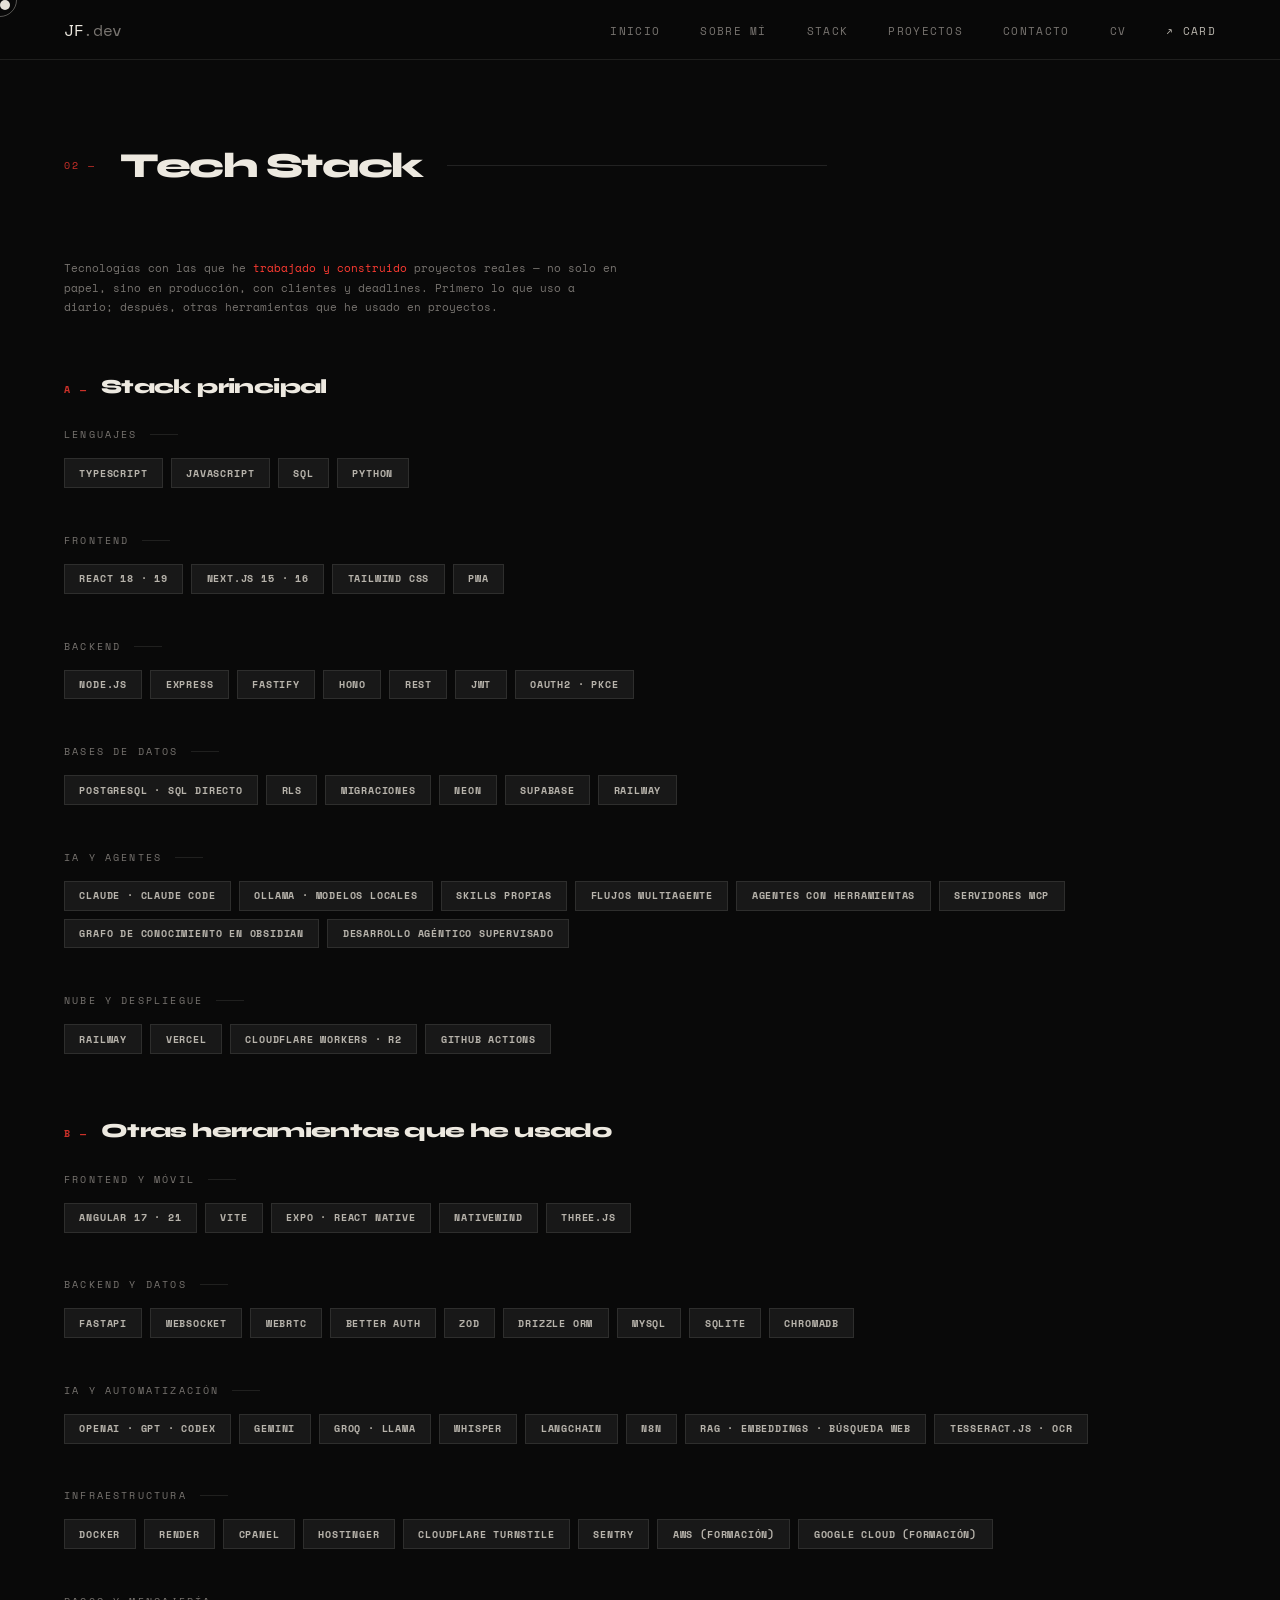
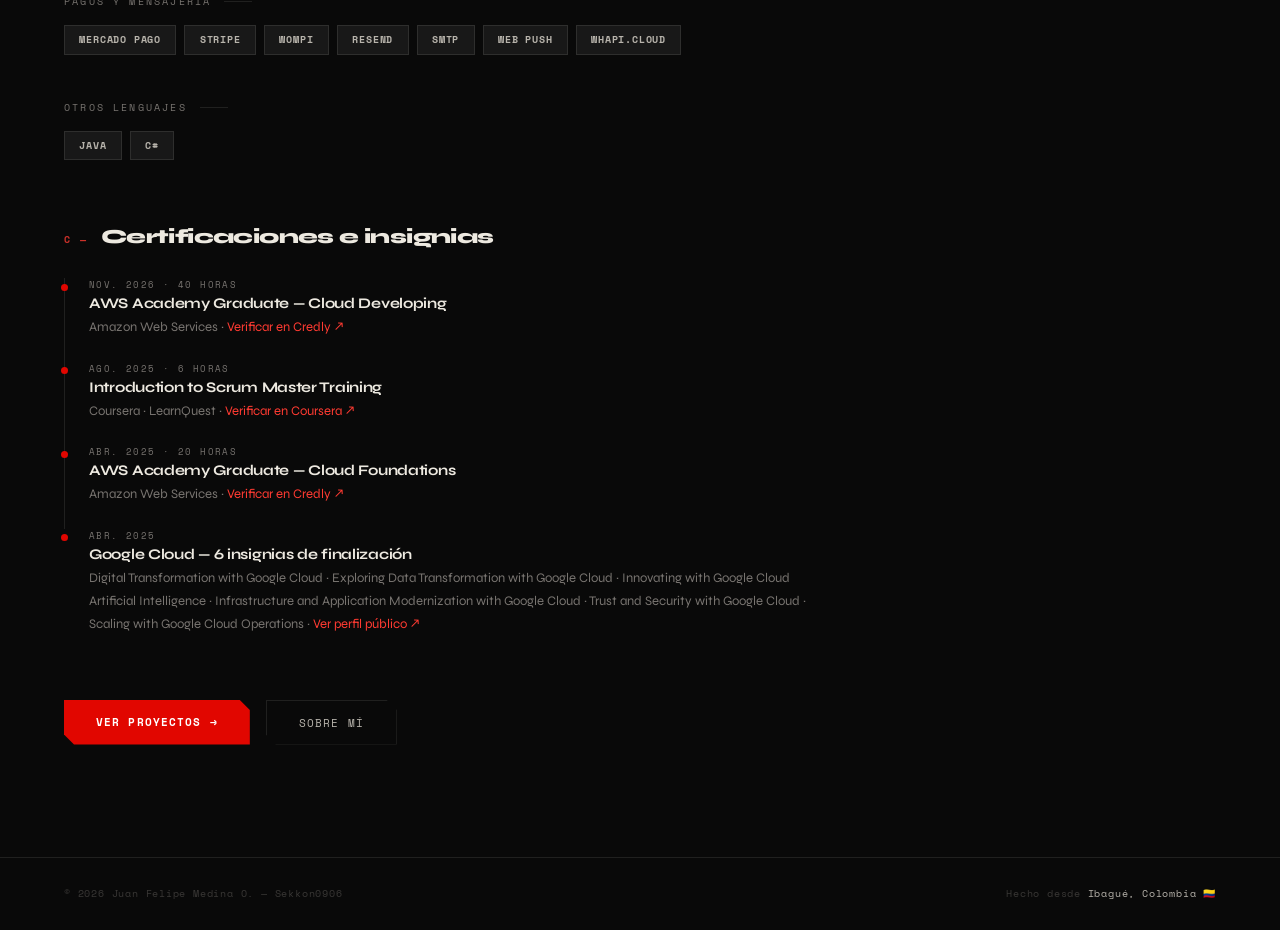
<file: skills.html>
<!DOCTYPE html>
<html lang="es">
<head>
  <meta charset="UTF-8" />
  <meta name="viewport" content="width=device-width, initial-scale=1.0" />
  <link rel="icon" href="data:image/svg+xml,%3Csvg xmlns='http://www.w3.org/2000/svg' viewBox='0 0 32 32'%3E%3Crect width='32' height='32' fill='%23090909'/%3E%3Cpath d='M6 7h5v13a5 5 0 0 1-5 5v-4a1 1 0 0 0 1-1z' fill='%23ede9e0'/%3E%3Crect x='14' y='7' width='12' height='4' fill='%23E10600'/%3E%3Crect x='14' y='14' width='9' height='4' fill='%23E10600'/%3E%3C/svg%3E" />
  <title>Tech Stack — Juan Felipe Medina</title>
  <meta name="description" content="Stack técnico de Juan Felipe Medina: TypeScript, React, Next.js, Node.js (Express, Fastify, Hono), PostgreSQL, Claude Code, Ollama, MCP, certificaciones de AWS Academy e insignias de Google Cloud." />
  <meta name="author" content="Juan Felipe Medina Orjuela" />
  <meta property="og:type" content="website" />
  <meta property="og:title" content="Juan Felipe Medina — Full-Stack Developer &amp; Co-founder de Hytrex" />
  <meta property="og:description" content="Stack técnico de Juan Felipe Medina: TypeScript, React, Next.js, Node.js (Express, Fastify, Hono), PostgreSQL, Claude Code, Ollama, MCP, certificaciones de AWS Academy e insignias de Google Cloud." />
  <meta property="og:url" content="https://portafoliojmo.vercel.app/skills.html" />
  <meta property="og:image" content="https://portafoliojmo.vercel.app/assets/fotoCV.jpg" />
  <meta name="twitter:card" content="summary_large_image" />
  <link rel="canonical" href="https://portafoliojmo.vercel.app/skills.html" />
  <link rel="stylesheet" href="css/styles.css" />
</head>
<body>
  <div class="cursor" id="cursor"></div>
  <div class="cursor-ring" id="cursorRing"></div>
  <canvas id="canvas"></canvas>

    <nav>
    <div class="logo">JF<span>.dev</span></div>
    <button class="hamburger" id="hamburger" aria-label="Abrir menú">
      <span></span><span></span><span></span>
    </button>
    <ul class="nav-links" id="navLinks">
      <li><a href="home.html">Inicio</a></li>
      <li><a href="about.html">Sobre mí</a></li>
      <li><a href="skills.html">Stack</a></li>
      <li><a href="projects.html">Proyectos</a></li>
      <li><a href="contact.html">Contacto</a></li>
      <li><a href="cv-juan-felipe-medina.html">CV</a></li>
      <li><a href="index.html" style="color:var(--white2);">↗ Card</a></li>
    </ul>
  </nav>

  <section id="skills" style="padding-top:9rem;">
    <div class="section-header reveal">
      <span class="section-num">02 —</span>
      <h2 class="section-title">Tech Stack</h2>
      <div class="section-line"></div>
    </div>
    <p class="skills-subtitle reveal">
      Tecnologías con las que he <span>trabajado y construido</span> proyectos reales —
      no solo en papel, sino en producción, con clientes y deadlines. Primero lo que uso a
      diario; después, otras herramientas que he usado en proyectos.
    </p>

    <h3 class="reveal" style="font-size:1.25rem;font-weight:800;letter-spacing:-.03em;margin:0 0 1.8rem;"><span class="section-num" style="margin-right:.8rem;">A —</span>Stack principal</h3>
    <div class="skills-container">
      <div class="reveal">
        <div class="group-label">Lenguajes</div>
        <div class="badges">
          <span class="badge">TypeScript</span>
          <span class="badge">JavaScript</span>
          <span class="badge">SQL</span>
          <span class="badge">Python</span>
        </div>
      </div>
      <div class="reveal">
        <div class="group-label">Frontend</div>
        <div class="badges">
          <span class="badge">React 18 · 19</span>
          <span class="badge">Next.js 15 · 16</span>
          <span class="badge">Tailwind CSS</span>
          <span class="badge">PWA</span>
        </div>
      </div>
      <div class="reveal">
        <div class="group-label">Backend</div>
        <div class="badges">
          <span class="badge">Node.js</span>
          <span class="badge">Express</span>
          <span class="badge">Fastify</span>
          <span class="badge">Hono</span>
          <span class="badge">REST</span>
          <span class="badge">JWT</span>
          <span class="badge">OAuth2 · PKCE</span>
        </div>
      </div>
      <div class="reveal">
        <div class="group-label">Bases de datos</div>
        <div class="badges">
          <span class="badge">PostgreSQL · SQL directo</span>
          <span class="badge">RLS</span>
          <span class="badge">Migraciones</span>
          <span class="badge">Neon</span>
          <span class="badge">Supabase</span>
          <span class="badge">Railway</span>
        </div>
      </div>
      <div class="reveal">
        <div class="group-label">IA y agentes</div>
        <div class="badges">
          <span class="badge">Claude · Claude Code</span>
          <span class="badge">Ollama · modelos locales</span>
          <span class="badge">Skills propias</span>
          <span class="badge">Flujos multiagente</span>
          <span class="badge">Agentes con herramientas</span>
          <span class="badge">Servidores MCP</span>
          <span class="badge">Grafo de conocimiento en Obsidian</span>
          <span class="badge">Desarrollo agéntico supervisado</span>
        </div>
      </div>
      <div class="reveal">
        <div class="group-label">Nube y despliegue</div>
        <div class="badges">
          <span class="badge">Railway</span>
          <span class="badge">Vercel</span>
          <span class="badge">Cloudflare Workers · R2</span>
          <span class="badge">GitHub Actions</span>
        </div>
      </div>
    </div>

    <h3 class="reveal" style="font-size:1.25rem;font-weight:800;letter-spacing:-.03em;margin:4rem 0 1.8rem;"><span class="section-num" style="margin-right:.8rem;">B —</span>Otras herramientas que he usado</h3>
    <div class="skills-container">
      <div class="reveal">
        <div class="group-label">Frontend y móvil</div>
        <div class="badges">
          <span class="badge">Angular 17 · 21</span>
          <span class="badge">Vite</span>
          <span class="badge">Expo · React Native</span>
          <span class="badge">NativeWind</span>
          <span class="badge">three.js</span>
        </div>
      </div>
      <div class="reveal">
        <div class="group-label">Backend y datos</div>
        <div class="badges">
          <span class="badge">FastAPI</span>
          <span class="badge">WebSocket</span>
          <span class="badge">WebRTC</span>
          <span class="badge">Better Auth</span>
          <span class="badge">Zod</span>
          <span class="badge">Drizzle ORM</span>
          <span class="badge">MySQL</span>
          <span class="badge">SQLite</span>
          <span class="badge">ChromaDB</span>
        </div>
      </div>
      <div class="reveal">
        <div class="group-label">IA y automatización</div>
        <div class="badges">
          <span class="badge">OpenAI · GPT · Codex</span>
          <span class="badge">Gemini</span>
          <span class="badge">Groq · Llama</span>
          <span class="badge">Whisper</span>
          <span class="badge">LangChain</span>
          <span class="badge">n8n</span>
          <span class="badge">RAG · embeddings · búsqueda web</span>
          <span class="badge">Tesseract.js · OCR</span>
        </div>
      </div>
      <div class="reveal">
        <div class="group-label">Infraestructura</div>
        <div class="badges">
          <span class="badge">Docker</span>
          <span class="badge">Render</span>
          <span class="badge">cPanel</span>
          <span class="badge">Hostinger</span>
          <span class="badge">Cloudflare Turnstile</span>
          <span class="badge">Sentry</span>
          <span class="badge">AWS (formación)</span>
          <span class="badge">Google Cloud (formación)</span>
        </div>
      </div>
      <div class="reveal">
        <div class="group-label">Pagos y mensajería</div>
        <div class="badges">
          <span class="badge">Mercado Pago</span>
          <span class="badge">Stripe</span>
          <span class="badge">Wompi</span>
          <span class="badge">Resend</span>
          <span class="badge">SMTP</span>
          <span class="badge">Web Push</span>
          <span class="badge">Whapi.cloud</span>
        </div>
      </div>
      <div class="reveal">
        <div class="group-label">Otros lenguajes</div>
        <div class="badges">
          <span class="badge">Java</span>
          <span class="badge">C#</span>
        </div>
      </div>
    </div>

    <h3 id="certificaciones" class="reveal" style="font-size:1.25rem;font-weight:800;letter-spacing:-.03em;margin:4rem 0 1.8rem;"><span class="section-num" style="margin-right:.8rem;">C —</span>Certificaciones e insignias</h3>
    <div class="timeline reveal" style="max-width:760px;">
      <div class="tl-item">
        <span class="tl-date">Nov. 2026 · 40 horas</span>
        <div class="tl-title">AWS Academy Graduate — Cloud Developing</div>
        <p class="tl-desc">Amazon Web Services · <a href="https://www.credly.com/go/V1s0sIQN" target="_blank" rel="noopener" style="color:var(--accent-soft);text-decoration:none;">Verificar en Credly ↗</a></p>
      </div>
      <div class="tl-item">
        <span class="tl-date">Ago. 2025 · 6 horas</span>
        <div class="tl-title">Introduction to Scrum Master Training</div>
        <p class="tl-desc">Coursera · LearnQuest · <a href="https://coursera.org/verify/EB0KJ675QA3E" target="_blank" rel="noopener" style="color:var(--accent-soft);text-decoration:none;">Verificar en Coursera ↗</a></p>
      </div>
      <div class="tl-item">
        <span class="tl-date">Abr. 2025 · 20 horas</span>
        <div class="tl-title">AWS Academy Graduate — Cloud Foundations</div>
        <p class="tl-desc">Amazon Web Services · <a href="https://www.credly.com/go/rGBo51yY" target="_blank" rel="noopener" style="color:var(--accent-soft);text-decoration:none;">Verificar en Credly ↗</a></p>
      </div>
      <div class="tl-item">
        <span class="tl-date">Abr. 2025</span>
        <div class="tl-title">Google Cloud — 6 insignias de finalización</div>
        <p class="tl-desc">Digital Transformation with Google Cloud · Exploring Data Transformation with Google Cloud · Innovating with Google Cloud Artificial Intelligence · Infrastructure and Application Modernization with Google Cloud · Trust and Security with Google Cloud · Scaling with Google Cloud Operations · <a href="https://www.skills.google/public_profiles/ca1e6001-8392-4f69-8495-a233333f2fcd" target="_blank" rel="noopener" style="color:var(--accent-soft);text-decoration:none;">Ver perfil público ↗</a></p>
      </div>
    </div>

    <div style="margin-top:4rem; display:flex; gap:1rem; flex-wrap:wrap;" class="reveal">
      <a href="projects.html" class="btn-primary">Ver proyectos →</a>
      <a href="about.html" class="btn-ghost">Sobre mí</a>
    </div>
  </section>

  <footer>
    <p>© 2026 Juan Felipe Medina O. — Sekkon0906</p>
    <p>Hecho desde <a href="contact.html">Ibagué, Colombia 🇨🇴</a></p>
  </footer>
  <script src="js/main.js"></script>
</body>
</html>
</file>
<file: css/styles.css>
/* =========================================
   PORTFOLIO — Juan Felipe Medina O.
   styles.css  v4  (mobile-first fixed)
   ========================================= */

@import url('https://fonts.googleapis.com/css2?family=Space+Mono:ital,wght@0,400;0,700;1,400&family=Syne:wght@400;600;700;800&display=swap');

:root {
  --bg:      #090909;
  --bg2:     #101010;
  --bg3:     #181818;
  --bg4:     #202020;
  --white:   #ede9e0;
  --white2:  #b8b4ac;
  --gray:    #787470;
  --dgray:   #3a3836;
  --border:  rgba(237,233,224,0.10);
  --border2: rgba(237,233,224,0.22);
  --glow:    0 0 36px rgba(237,233,224,0.07);
  --accent:       #E10600;   /* Hytrex red */
  --accent-soft:  #ff3b32;
  --accent-dim:   rgba(225,6,0,0.10);
  --accent-glow:  0 0 28px rgba(225,6,0,0.18);
  --mono:    'Space Mono', monospace;
  --sans:    'Syne', sans-serif;
}

*, *::before, *::after { margin:0; padding:0; box-sizing:border-box; }
html { scroll-behavior: smooth; }
body {
  background: var(--bg); color: var(--white);
  font-family: var(--sans); overflow-x: hidden; cursor: none;
}

/* ---- Cursor ---- */
.cursor {
  width:10px; height:10px; background:var(--white); border-radius:50%;
  position:fixed; pointer-events:none; z-index:9999;
  transition:transform .1s; mix-blend-mode:difference;
}
.cursor-ring {
  width:34px; height:34px; border:1px solid rgba(237,233,224,.35); border-radius:50%;
  position:fixed; pointer-events:none; z-index:9998; transition:all .15s ease;
}

#canvas { position:fixed; inset:0; z-index:0; opacity:.28; pointer-events:none; }

/* ==========================================
   NAV
   ========================================== */
nav {
  position:fixed; top:0; width:100%;
  padding:1.1rem 4rem;
  display:flex; justify-content:space-between; align-items:center;
  z-index:100;
  background:rgba(9,9,9,.92);
  backdrop-filter:blur(16px);
  border-bottom:1px solid var(--border);
}
.logo {
  font-family:var(--mono); font-size:1rem; color:var(--white);
  letter-spacing:-.02em; flex-shrink:0; z-index:103;
}
.logo span { color:var(--gray); }

/* --- Links: visibles en desktop, ocultos en móvil por defecto --- */
.nav-links {
  display:flex; gap:2.5rem; list-style:none;
  /* propiedades que el breakpoint móvil va a sobrescribir */
}
.nav-links a {
  font-family:var(--mono); font-size:.68rem; color:var(--gray);
  text-decoration:none; letter-spacing:.12em; text-transform:uppercase;
  transition:color .3s;
}
.nav-links a:hover { color:var(--white); }

/* --- Hamburger: OCULTO en desktop --- */
.hamburger {
  display:none;   /* ← sólo visible en ≤960px */
  flex-direction:column; justify-content:center; gap:5px;
  background:none; border:1px solid var(--border); padding:.55rem .65rem;
  cursor:none; z-index:103; transition:border-color .3s; flex-shrink:0;
}
.hamburger:hover { border-color:var(--border2); }
.hamburger span {
  display:block; width:20px; height:1px; background:var(--white2);
  transition:all .35s cubic-bezier(.4,0,.2,1); transform-origin:center;
}
.hamburger.open span:nth-child(1){ transform:translateY(6px) rotate(45deg);  background:var(--white); }
.hamburger.open span:nth-child(2){ opacity:0; transform:scaleX(0); }
.hamburger.open span:nth-child(3){ transform:translateY(-6px) rotate(-45deg); background:var(--white); }

/* ---- Shared section ---- */
section { position:relative; z-index:1; padding:7rem 4rem; }

.section-header { display:flex; align-items:center; gap:1.5rem; margin-bottom:4.5rem; }
.section-num  { font-family:var(--mono); font-size:.62rem; color:var(--accent); letter-spacing:.2em; opacity:.8; }
.section-title{ font-size:2.2rem; font-weight:800; letter-spacing:-.04em; }
.section-line { flex:1; height:1px; background:var(--border); max-width:380px; }

.grid-bg {
  position:absolute; inset:0; pointer-events:none;
  background-image:
    linear-gradient(rgba(237,233,224,.022) 1px,transparent 1px),
    linear-gradient(90deg,rgba(237,233,224,.022) 1px,transparent 1px);
  background-size:60px 60px;
}

/* ---- Buttons ---- */
.btn-primary {
  display:inline-block; padding:.8rem 2rem;
  background:var(--accent); color:var(--bg); border:none;
  font-family:var(--mono); font-size:.7rem; font-weight:700;
  letter-spacing:.1em; text-transform:uppercase; cursor:none; text-decoration:none;
  transition:all .3s;
  clip-path:polygon(0 0,calc(100% - 10px) 0,100% 10px,100% 100%,10px 100%,0 calc(100% - 10px));
}
.btn-primary:hover { background:var(--white); box-shadow:var(--accent-glow); transform:translateY(-2px); }

.btn-ghost {
  display:inline-block; padding:.8rem 2rem;
  background:transparent; color:var(--white2); border:1px solid var(--border);
  font-family:var(--mono); font-size:.7rem; letter-spacing:.1em; text-transform:uppercase;
  cursor:none; text-decoration:none; transition:all .3s;
  clip-path:polygon(0 0,calc(100% - 10px) 0,100% 10px,100% 100%,10px 100%,0 calc(100% - 10px));
}
.btn-ghost:hover { border-color:rgba(225,6,0,.4); color:var(--white); box-shadow:var(--accent-glow); }

/* ==========================================
   HERO
   ========================================== */
#hero {
  min-height:100vh;
  display:grid; grid-template-columns:1fr 380px;
  align-items:center; gap:4rem; padding:0 4rem;
}
.hero-left { max-width:640px; }
.hero-tag {
  font-family:var(--mono); font-size:.65rem; color:var(--gray);
  letter-spacing:.25em; text-transform:uppercase; margin-bottom:1.6rem;
  display:flex; align-items:center; gap:.75rem;
  opacity:0; animation:fadeUp .8s .3s forwards;
}
.hero-tag::before { content:''; width:36px; height:1px; background:var(--dgray); display:block; }
.status-dot { width:6px; height:6px; background:var(--accent); border-radius:50%; animation:pulse 2s infinite; flex-shrink:0; box-shadow: 0 0 8px rgba(225,6,0,.5); }
.hero-name {
  font-size:clamp(3.2rem,6.5vw,5.8rem); font-weight:800; line-height:.93;
  letter-spacing:-.04em; margin-bottom:1.3rem;
  opacity:0; animation:fadeUp .8s .5s forwards;
}
.hero-name .outline { color:transparent; -webkit-text-stroke:1px rgba(237,233,224,.22); }
.hero-role {
  font-family:var(--mono); font-size:.92rem; color:var(--gray);
  margin-bottom:2.5rem; height:1.4em;
  opacity:0; animation:fadeUp .8s .7s forwards;
}
.typed-cursor {
  display:inline-block; width:2px; height:.85em; background:var(--white);
  margin-left:3px; vertical-align:middle; animation:blink 1s infinite;
}
.hero-btns { display:flex; gap:1rem; flex-wrap:wrap; opacity:0; animation:fadeUp .8s .9s forwards; }

.hero-photo-panel {
  position:relative; display:flex; align-items:flex-end; justify-content:center;
  opacity:0; animation:fadeIn 1s .7s forwards; padding-top:6rem;
}
.photo-frame { position:relative; width:300px; flex-shrink:0; }
.photo-frame img { width:100%; display:block; filter:grayscale(100%) contrast(1.08); transition:filter .5s; }
.photo-frame:hover img { filter:grayscale(60%) contrast(1.05); }
.photo-frame::before {
  content:''; position:absolute; top:-14px; left:-14px; right:14px; bottom:14px;
  border:1px solid var(--border2); pointer-events:none; z-index:2;
}
.photo-frame::after {
  content:''; position:absolute; top:14px; left:14px; right:-14px; bottom:-14px;
  background:var(--bg3); z-index:-1;
}
.photo-tag {
  position:absolute; bottom:-2.4rem; left:0; right:0; text-align:center;
  font-family:var(--mono); font-size:.58rem; color:var(--dgray);
  letter-spacing:.16em; text-transform:uppercase;
}
.hero-scroll {
  position:absolute; bottom:2rem; left:4rem;
  display:flex; align-items:center; gap:.75rem;
  opacity:0; animation:fadeIn 1s 1.4s forwards;
}
.hero-scroll span { font-family:var(--mono); font-size:.58rem; color:var(--dgray); letter-spacing:.18em; text-transform:uppercase; }
.scroll-line { width:48px; height:1px; background:linear-gradient(to right,var(--dgray),transparent); animation:scrollAnim 2s infinite; }

/* =========================================
   HOME EXTRA (faltantes del home.html)
   ========================================= */

/* ─── HERO MOBILE FOTO ─── */
.hero-mobile-photo {
  display: none;
}

/* ─── INTRO ─── */
#intro {
  background: var(--bg2);
}

.intro-grid {
  display: grid;
  grid-template-columns: 1fr 1fr;
  gap: 5rem;
  align-items: start;
}

.intro-bio p {
  font-size: .98rem;
  line-height: 1.95;
  color: var(--gray);
  margin-bottom: 1.4rem;
}

.intro-bio p strong {
  color: var(--white);
}

.intro-stats {
  display: grid;
  grid-template-columns: 1fr 1fr;
  gap: 1rem;
  margin-bottom: 2rem;
}

/* ─── STACK ─── */
#stack-preview {
  background: var(--bg);
}

.stack-cols {
  display: grid;
  grid-template-columns: repeat(4, 1fr);
  gap: 2.5rem;
}

.stack-col-title {
  font-family: var(--mono);
  font-size: .6rem;
  color: var(--gray);
  letter-spacing: .22em;
  text-transform: uppercase;
  margin-bottom: 1rem;
  display: flex;
  align-items: center;
  gap: .6rem;
}

.stack-col-title::after {
  content: '';
  flex: 1;
  height: 1px;
  background: var(--border);
}

.stack-list {
  display: flex;
  flex-direction: column;
  gap: .45rem;
}

.stack-item {
  font-family: var(--mono);
  font-size: .65rem;
  color: var(--white2);
  padding: .38rem .7rem;
  border: 1px solid var(--border);
  background: var(--bg3);
  letter-spacing: .06em;
  transition: all .22s;
}

.stack-item:hover {
  border-color: rgba(225,6,0,.3);
  color: var(--accent);
  background: var(--bg4);
  transform: translateX(4px);
}

/* ─── PROJECTS TEASER ─── */
#projects-teaser {
  background: var(--bg2);
  position: relative;
}

.teaser-grid {
  display: grid;
  grid-template-columns: repeat(3, 1fr);
  gap: 1.2rem;
  margin-bottom: 2.5rem;
}

.teaser-card {
  background: var(--bg3);
  border: 1px solid var(--border);
  padding: 1.5rem;
  transition: all .3s;
}

.teaser-card:hover {
  border-color: rgba(225,6,0,.25);
  transform: translateY(-3px);
  box-shadow: var(--accent-glow);
}

.teaser-dot { background: var(--accent) !important; }

.teaser-name {
  font-size: .95rem;
  font-weight: 700;
  margin-bottom: .5rem;
  letter-spacing: -.02em;
}

.teaser-desc {
  font-size: .78rem;
  color: var(--gray);
  line-height: 1.65;
}

/* =========================================
   RESPONSIVE HOME
   ========================================= */
@media (max-width: 960px) {

  .hero-mobile-photo {
    display: block;
    width: 90px;
    height: 90px;
    border-radius: 50%;
    object-fit: cover;
    object-position: top;
    filter: grayscale(100%) contrast(1.1);
    border: 1px solid var(--border2);
    margin-bottom: 1.4rem;
  }

  .intro-grid {
    grid-template-columns: 1fr;
    gap: 2rem;
  }

  .stack-cols {
    grid-template-columns: 1fr 1fr;
    gap: 1rem;
  }

  .teaser-grid {
    grid-template-columns: 1fr;
  }
}

.section {
  position: relative;
  z-index: 1;
  padding: 7rem 4rem;
}

.section-header {
  display: flex;
  align-items: center;
  gap: 1.5rem;
  margin-bottom: 4.5rem;
}

.section-title {
  font-size: 2.2rem;
  font-weight: 800;
}

.section-line {
  flex: 1;
  height: 1px;
  background: rgba(255,255,255,0.1);
}

.intro-grid {
  display: grid;
  grid-template-columns: 1fr 1fr;
  gap: 4rem;
}

.intro-stats {
  display: grid;
  grid-template-columns: 1fr 1fr;
  gap: 1rem;
}

.stat-card {
  padding: 1.2rem;
  border: 1px solid rgba(255,255,255,0.1);
}

.stack-cols {
  display: grid;
  grid-template-columns: repeat(4, 1fr);
  gap: 2rem;
}

.stack-list {
  display: flex;
  flex-direction: column;
  gap: .5rem;
}

.stack-item {
  padding: .4rem .6rem;
  border: 1px solid rgba(255,255,255,0.1);
}

.teaser-grid {
  display: grid;
  grid-template-columns: repeat(3, 1fr);
  gap: 1rem;
}

.teaser-card {
  padding: 1.2rem;
  border: 1px solid rgba(255,255,255,0.1);
}

footer {
  padding: 2rem;
  display: flex;
  justify-content: space-between;
}
.reveal {
  opacity: 0;
  transform: translateY(30px);
  transition: all .6s ease;
}

.reveal.visible {
  opacity: 1;
  transform: translateY(0);
}
/* ==========================================
   ABOUT
   ========================================== */
#about { background:var(--bg2); }
.about-grid { display:grid; grid-template-columns:1fr 1fr; gap:5rem; align-items:start; }

/* ── Info panel (replaces Toji image) ── */
.about-info-panel { display:flex; flex-direction:column; gap:1.8rem; }

.info-photo-wrap {
  position:relative;
  display:inline-block;
  margin-bottom:.5rem;
}
.info-photo {
  width:100%; max-width:340px; display:block;
  filter:grayscale(100%) contrast(1.08);
  transition:filter .5s;
}
.info-photo-wrap:hover .info-photo { filter:grayscale(40%) contrast(1.05); }
.info-photo-wrap::before {
  content:''; position:absolute; top:-12px; left:-12px; right:12px; bottom:12px;
  border:1px solid rgba(225,6,0,.25); pointer-events:none; z-index:2;
}
.info-photo-wrap::after {
  content:''; position:absolute; top:12px; left:12px; right:-12px; bottom:-12px;
  background:var(--bg3); z-index:-1;
}
.info-photo-tag {
  position:absolute; bottom:-2rem; left:0; right:0; text-align:center;
  font-family:var(--mono); font-size:.55rem; color:var(--dgray);
  letter-spacing:.18em; text-transform:uppercase;
}

.info-chips { display:flex; flex-direction:column; gap:.45rem; }
.info-chip {
  display:flex; justify-content:space-between; align-items:center;
  padding:.6rem 1rem;
  background:var(--bg3); border:1px solid var(--border);
  transition:all .22s;
}
.info-chip:hover { border-color:rgba(225,6,0,.25); background:var(--bg4); }
.chip-label {
  font-family:var(--mono); font-size:.52rem; color:var(--dgray);
  letter-spacing:.15em; text-transform:uppercase; flex-shrink:0;
}
.chip-val {
  font-family:var(--mono); font-size:.6rem; color:var(--white2);
  letter-spacing:.04em; text-align:right;
  overflow:hidden; text-overflow:ellipsis; white-space:nowrap; max-width:220px;
}

.quote-block { border-left:2px solid rgba(225,6,0,.35); padding:1.1rem 1.5rem; background:rgba(225,6,0,.04); }
.quote-block p { font-family:var(--mono); font-size:.76rem; font-style:italic; color:var(--white2); line-height:1.9; }
.quote-block cite { display:block; margin-top:.7rem; font-family:var(--mono); font-size:.58rem; color:var(--gray); letter-spacing:.14em; text-transform:uppercase; font-style:normal; }

.about-text p { font-size:.98rem; line-height:1.95; color:var(--gray); margin-bottom:1.5rem; }
.about-text p strong { color:var(--white); font-weight:700; }
.stat-grid { display:grid; grid-template-columns:1fr 1fr; gap:1rem; margin-top:2.5rem; }
.stat-card { background:var(--bg3); border:1px solid var(--border); padding:1.25rem; position:relative; overflow:hidden; transition:all .3s; }
.stat-card::before { content:''; position:absolute; top:0; left:0; width:2px; height:100%; background:var(--accent); transform:scaleY(0); transform-origin:bottom; transition:transform .3s; }
.stat-card:hover::before { transform:scaleY(1); }
.stat-card:hover { border-color:rgba(225,6,0,.25); box-shadow:var(--accent-glow); }
.stat-num   { font-size:2rem; font-weight:800; color:var(--white); letter-spacing:-.04em; display:block; margin-bottom:.25rem; }
.stat-label { font-size:.65rem; color:var(--gray); font-family:var(--mono); letter-spacing:.06em; }

/* Skills subtitle */
.skills-subtitle {
  font-family: var(--mono);
  font-size: .68rem;
  color: var(--gray);
  line-height: 1.8;
  margin-bottom: 3.5rem;
  max-width: 560px;
}
.skills-subtitle span { color: var(--accent); }

/* ==========================================
   SKILLS
   ========================================== */
#skills { background:var(--bg); }
.skills-container { display:flex; flex-direction:column; gap:2.8rem; }
.group-label { font-family:var(--mono); font-size:.62rem; color:var(--gray); letter-spacing:.22em; text-transform:uppercase; margin-bottom:1rem; display:flex; align-items:center; gap:.8rem; }
.group-label::after { content:''; width:28px; height:1px; background:var(--border); }
.badges { display:flex; flex-wrap:wrap; gap:.5rem; }
.badge { padding:.4rem .9rem; font-family:var(--mono); font-size:.63rem; font-weight:700; letter-spacing:.08em; text-transform:uppercase; border:1px solid var(--border); color:var(--white2); background:var(--bg3); transition:all .22s; cursor:default; }
.badge:hover { border-color:rgba(225,6,0,.3); color:var(--accent); background:var(--bg4); transform:translateY(-2px); box-shadow:var(--accent-glow); }

/* ==========================================
   PROJECTS
   ========================================== */
#projects { background:var(--bg2); }
.projects-grid { display:grid; grid-template-columns:repeat(auto-fit,minmax(300px,1fr)); gap:1.5rem; }
.project-card { background:var(--bg3); border:1px solid var(--border); position:relative; overflow:hidden; transition:all .35s; }
.project-card::after { content:''; position:absolute; top:0; left:0; right:0; height:1px; background:linear-gradient(90deg,transparent,var(--white2),transparent); transform:scaleX(0); transition:transform .4s; transform-origin:left; }
.project-card:hover::after { transform:scaleX(1); }
.project-card:hover { border-color:var(--border2); box-shadow:var(--glow); transform:translateY(-4px); }
.project-id    { font-family:var(--mono); font-size:.58rem; color:var(--dgray); letter-spacing:.2em; margin-bottom:.8rem; }
.project-title { font-size:1.22rem; font-weight:700; margin-bottom:.65rem; letter-spacing:-.02em; }
.project-desc  { font-size:.87rem; color:var(--gray); line-height:1.78; margin-bottom:1.5rem; }
.project-tags  { display:flex; flex-wrap:wrap; gap:.38rem; margin-bottom:1.5rem; }
.project-tag   { font-family:var(--mono); font-size:.57rem; color:var(--gray); border:1px solid var(--border); padding:.16rem .55rem; letter-spacing:.06em; }
.project-links { display:flex; gap:1rem; }
.project-link  { font-family:var(--mono); font-size:.63rem; color:var(--gray); text-decoration:none; letter-spacing:.08em; transition:color .25s; }
.project-link:hover { color:var(--white); }
.status { display:inline-block; font-family:var(--mono); font-size:.57rem; letter-spacing:.1em; padding:.18rem .65rem; margin-bottom:.85rem; }
.status-live { color:#9c9c8c; border:1px solid rgba(156,156,140,.28); background:rgba(156,156,140,.06); }
.status-live::before { content:'● '; animation:pulse 2s infinite; }
.status-dev  { color:var(--dgray); border:1px solid rgba(58,56,54,.5); background:rgba(58,56,54,.1); }

/* ==========================================
   CONTACT
   ========================================== */
#contact { background:var(--bg); }
.contact-grid { display:grid; grid-template-columns:1fr 1fr; gap:5rem; align-items:start; }
.contact-info h3 { font-size:1.9rem; font-weight:800; letter-spacing:-.03em; margin-bottom:1rem; }
.contact-info > p { color:var(--gray); line-height:1.85; font-size:.92rem; margin-bottom:2rem; }
.contact-links { display:flex; flex-direction:column; gap:.85rem; }
.contact-link { display:flex; align-items:center; gap:1rem; padding:.95rem 1.2rem; background:var(--bg3); border:1px solid var(--border); text-decoration:none; transition:all .3s; }
.contact-link:hover { border-color:var(--border2); box-shadow:var(--glow); transform:translateX(4px); }
.link-icon { width:33px; height:33px; background:var(--bg4); border:1px solid var(--border); display:flex; align-items:center; justify-content:center; font-size:.88rem; color:var(--white2); flex-shrink:0; }
.link-meta span { display:block; font-family:var(--mono); font-size:.57rem; color:var(--gray); letter-spacing:.15em; text-transform:uppercase; margin-bottom:.18rem; }
.link-meta p { font-size:.82rem; color:var(--white2); }
.contact-form  { display:flex; flex-direction:column; gap:1rem; }
.form-field    { display:flex; flex-direction:column; gap:.32rem; }
.form-field label { font-family:var(--mono); font-size:.58rem; color:var(--gray); letter-spacing:.15em; text-transform:uppercase; }
.form-field input,.form-field textarea { background:var(--bg3); border:1px solid var(--border); padding:.75rem 1rem; color:var(--white); font-family:var(--sans); font-size:.88rem; outline:none; transition:border-color .3s; resize:none; }
.form-field input:focus,.form-field textarea:focus { border-color:var(--border2); }

/* ==========================================
   FOOTER
   ========================================== */
footer { position:relative; z-index:1; padding:1.8rem 4rem; border-top:1px solid var(--border); display:flex; justify-content:space-between; align-items:center; background:var(--bg); }
footer p { font-family:var(--mono); font-size:.62rem; color:var(--dgray); letter-spacing:.08em; }
footer a { color:var(--white2); text-decoration:none; }

/* ==========================================
   ANIMATIONS
   ========================================== */
@keyframes fadeUp   { from{opacity:0;transform:translateY(26px)} to{opacity:1;transform:translateY(0)} }
@keyframes fadeIn   { from{opacity:0} to{opacity:1} }
@keyframes blink    { 0%,100%{opacity:1} 50%{opacity:0} }
@keyframes pulse    { 0%,100%{opacity:1} 50%{opacity:.3} }
@keyframes scrollAnim { 0%{opacity:1;transform:scaleX(1)} 100%{opacity:0;transform:scaleX(.2) translateX(20px)} }

.reveal { opacity:0; transform:translateY(32px); transition:opacity .72s,transform .72s; }
.reveal.visible { opacity:1; transform:translateY(0); }

/* ==========================================
   RESPONSIVE  ≤ 960px
   ========================================== */
@media (max-width: 960px) {

  /* ── Nav ── */
  nav { padding:.9rem 1.2rem; }

  .hamburger { display:flex; }        /* muestra el botón */

  .nav-links {
    /* Panel full-screen deslizante */
    position:fixed;
    inset:0;                          /* top:0 left:0 right:0 bottom:0 */
    height:100dvh;
    background:rgba(9,9,9,.97);
    backdrop-filter:blur(24px);
    flex-direction:column;
    align-items:stretch;
    justify-content:center;
    gap:0;
    /* empieza FUERA de la pantalla por la derecha */
    transform:translateX(100%);
    transition:transform .42s cubic-bezier(.4,0,.2,1);
    border-left:1px solid var(--border);
    z-index:102;
    overflow-y:auto;
    /* Reset explícito para anular los estilos desktop */
    padding:0;
  }
  .nav-links.open { transform:translateX(0); }

  .nav-links li {
    border-bottom:1px solid var(--border);
    width:100%;
  }
  .nav-links li:first-child { margin-top:4.5rem; border-top:1px solid var(--border); }

  .nav-links a {
    display:block;
    padding:1.2rem 2rem;
    font-size:.72rem;
    letter-spacing:.2em;
    color:var(--gray);
    transition:all .25s;
  }
  .nav-links a:hover { color:var(--white); background:rgba(237,233,224,.03); padding-left:2.6rem; }

  /* ── Hero ── */
  #hero {
    grid-template-columns:1fr;
    padding:5.5rem 1.2rem 3rem;
    min-height:100dvh;
    gap:2rem;
  }
  .hero-photo-panel { display:none; }
  .hero-name { font-size:clamp(2.8rem,13vw,4.2rem); }
  .hero-btns { flex-direction:column; gap:.75rem; }
  .btn-primary, .btn-ghost { text-align:center; width:100%; }
  .hero-scroll { left:1.2rem; }

  /* ── About ── */
  .about-grid { grid-template-columns:1fr; gap:2.5rem; }
  .info-photo { max-width:240px; }

  /* ── Contact ── */
  .contact-grid { grid-template-columns:1fr; gap:2.5rem; }

  /* ── Sections generic ── */
  section { padding:4.5rem 1.2rem; }
  .section-header { margin-bottom:3rem; gap:1rem; }

  /* ── Footer ── */
  footer { flex-direction:column; gap:.7rem; text-align:center; padding:1.3rem; }
}

@media (max-width: 600px) {
  .section-title { font-size:1.65rem; }
  .stat-grid     { grid-template-columns:1fr 1fr; gap:.7rem; }
  .projects-grid { grid-template-columns:1fr; }
}
/* =========================================
   v5 — Identidad Hytrex + accesibilidad
   ========================================= */

/* Texto en acento: usa el rojo claro (contraste AA sobre #090909) */
.section-num,
.skills-subtitle span,
.stack-item:hover,
.badge:hover,
.chip-val.accent { color: var(--accent-soft); }

/* Botón primario: texto blanco sobre rojo */
.btn-primary { background: var(--accent); color: #fff; }
.btn-primary:hover { background: var(--accent-soft); color: #fff; }

/* Cursor personalizado sólo donde hay puntero real */
@media (hover: none), (pointer: coarse) {
  body, a, button, .btn-primary, .btn-ghost,
  .hamburger, .badge, .project-card { cursor: auto !important; }
  .cursor, .cursor-ring { display: none !important; }
}

/* Foco visible por teclado */
a:focus-visible, button:focus-visible,
input:focus-visible, textarea:focus-visible {
  outline: 2px solid var(--accent-soft);
  outline-offset: 3px;
}

/* Respeta prefers-reduced-motion */
@media (prefers-reduced-motion: reduce) {
  *, *::before, *::after {
    animation-duration: .01ms !important;
    animation-iteration-count: 1 !important;
    transition-duration: .01ms !important;
    scroll-behavior: auto !important;
  }
  .reveal { opacity: 1; transform: none; }
}

/* ---- Barra de rol / empresa (nav) ---- */
.logo b { color: var(--accent-soft); font-weight: 400; }

/* ---- Bloques nuevos de about ---- */
.role-block {
  border: 1px solid var(--border);
  border-left: 2px solid var(--accent);
  background: var(--bg3);
  padding: 1.1rem 1.3rem;
}
.role-block .role-title {
  font-size: .95rem; font-weight: 700; letter-spacing: -.02em; margin-bottom: .25rem;
}
.role-block .role-meta {
  font-family: var(--mono); font-size: .56rem; color: var(--gray);
  letter-spacing: .16em; text-transform: uppercase; margin-bottom: .6rem;
}
.role-block p { font-size: .84rem; color: var(--gray); line-height: 1.8; }

/* ---- Timeline sencilla ---- */
.timeline { display: flex; flex-direction: column; gap: 0; margin-top: .6rem; }
.tl-item {
  position: relative; padding: 0 0 1.4rem 1.5rem;
  border-left: 1px solid var(--border);
}
.tl-item:last-child { border-left-color: transparent; padding-bottom: 0; }
.tl-item::before {
  content: ''; position: absolute; left: -4px; top: .35rem;
  width: 7px; height: 7px; background: var(--accent); border-radius: 50%;
}
.tl-date {
  font-family: var(--mono); font-size: .55rem; color: var(--gray);
  letter-spacing: .16em; text-transform: uppercase; display: block; margin-bottom: .2rem;
}
.tl-title { font-size: .92rem; font-weight: 700; letter-spacing: -.02em; }
.tl-desc { font-size: .82rem; color: var(--gray); line-height: 1.75; margin-top: .25rem; }

/* ---- Filtros de proyectos ---- */
.filter-bar {
  display: flex; flex-wrap: wrap; gap: .5rem; margin-bottom: 2.5rem;
}
.filter-btn {
  font-family: var(--mono); font-size: .58rem; letter-spacing: .14em; text-transform: uppercase;
  padding: .45rem 1rem; background: var(--bg3); color: var(--gray);
  border: 1px solid var(--border); cursor: none; transition: all .25s;
}
.filter-btn:hover { color: var(--white); border-color: var(--border2); }
.filter-btn.active { color: #fff; background: var(--accent); border-color: var(--accent); }
.project-card.hidden { display: none; }

/* ---- Estados de proyecto ---- */
.status-prod {
  color: var(--accent-soft);
  border: 1px solid rgba(225,6,0,.35);
  background: rgba(225,6,0,.07);
}
.status-prod::before { content: '● '; animation: pulse 2s infinite; }
.status-open {
  color: #c9a227; border: 1px solid rgba(201,162,39,.3); background: rgba(201,162,39,.06);
}

/* ---- Nota del formulario ---- */
.form-note {
  font-family: var(--mono); font-size: .56rem; color: var(--dgray);
  letter-spacing: .1em; line-height: 1.7; margin-top: .4rem;
}

/* La insignia de estado no debe estirarse dentro del flex column de la tarjeta */
.status { align-self: flex-start; }

/* El placeholder usa display:flex, así que [hidden] necesita ganarle */
.preview-placeholder[hidden] { display: none !important; }
</file>
<file: css/cv.css>
/* ── CV estilo Harvard: compartido por la versión en español y en inglés ── */
@import url('https://fonts.googleapis.com/css2?family=EB+Garamond:ital,wght@0,400;0,600;0,700;1,400&family=Source+Sans+3:wght@400;600;700&display=swap');

*, *::before, *::after { margin: 0; padding: 0; box-sizing: border-box; }

:root {
  --serif: 'EB Garamond', 'Garamond', 'Times New Roman', serif;
  --sans:  'Source Sans 3', 'Helvetica Neue', Arial, sans-serif;
  --ink:   #1a1a1a;
  --mid:   #4a4a4a;
  --rule:  #1a1a1a;
}

html { font-size: 10.5pt; }

body {
  font-family: var(--serif);
  color: var(--ink);
  background: #fff;
  line-height: 1.3;
  max-width: 760px;
  margin: 0 auto;
  padding: 40px 48px 56px;
}

a { color: inherit; }

/* Cabecera */
header { text-align: center; margin-bottom: 10px; padding-bottom: 8px; border-bottom: 1.5px solid var(--rule); }
header h1 { font-size: 21pt; font-weight: 700; letter-spacing: .05em; text-transform: uppercase; margin-bottom: 2px; }
.cargo { font-style: italic; font-size: 11.5pt; color: var(--mid); margin-bottom: 4px; }
.contacto { font-family: var(--sans); font-size: 8.4pt; color: var(--mid); display: flex; justify-content: center; flex-wrap: wrap; gap: 0 10px; line-height: 1.7; }
.contacto a { text-decoration: none; }

/* Secciones */
section { margin-bottom: 10px; }
h2 { break-after: avoid; font-size: 10.5pt; font-weight: 700; letter-spacing: .13em; text-transform: uppercase; border-bottom: 1px solid var(--rule); padding-bottom: 1px; margin-bottom: 5px; }
p { margin-bottom: 4px; }

/* Entradas */
.entrada { margin-bottom: 8px; }
.fila, .sub, .tec { break-after: avoid; }
li { break-inside: avoid; }
ul.cert-lista { margin-bottom: 2px; }
.entrada:last-child { margin-bottom: 0; }
.fila { display: flex; justify-content: space-between; align-items: baseline; gap: 10px; }
.titulo { font-weight: 700; }
.fecha { font-family: var(--sans); font-size: 8.8pt; color: var(--mid); white-space: nowrap; flex-shrink: 0; }
.sub { font-style: italic; color: var(--mid); margin-bottom: 2px; }
.tec { font-family: var(--sans); font-size: 8.6pt; color: var(--mid); margin-bottom: 2px; }
ul { padding-left: 1.15em; }
li { margin-bottom: 1.5px; }

/* Competencias y habilidades */
.rejilla { display: grid; grid-template-columns: 150px 1fr; gap: 2px 10px; }
.rejilla .cat { font-weight: 700; }
.dos-col { columns: 2; column-gap: 28px; }
.dos-col li { break-inside: avoid; }

/* Certificaciones */
.cert-grupo { margin-bottom: 6px; break-inside: avoid; }
.cert-grupo .titulo a { text-decoration: none; }
.cert-lista { font-size: 9.4pt; }
.cert-lista a { text-decoration: none; border-bottom: 0.5px dotted var(--mid); }

.no-print { margin-top: 6px; }

@media print {
  body { padding: 0; max-width: 100%; }
  .no-print { display: none; }
  a { text-decoration: none !important; }
}
@page { size: letter; margin: 14mm 16mm; }
</file>
